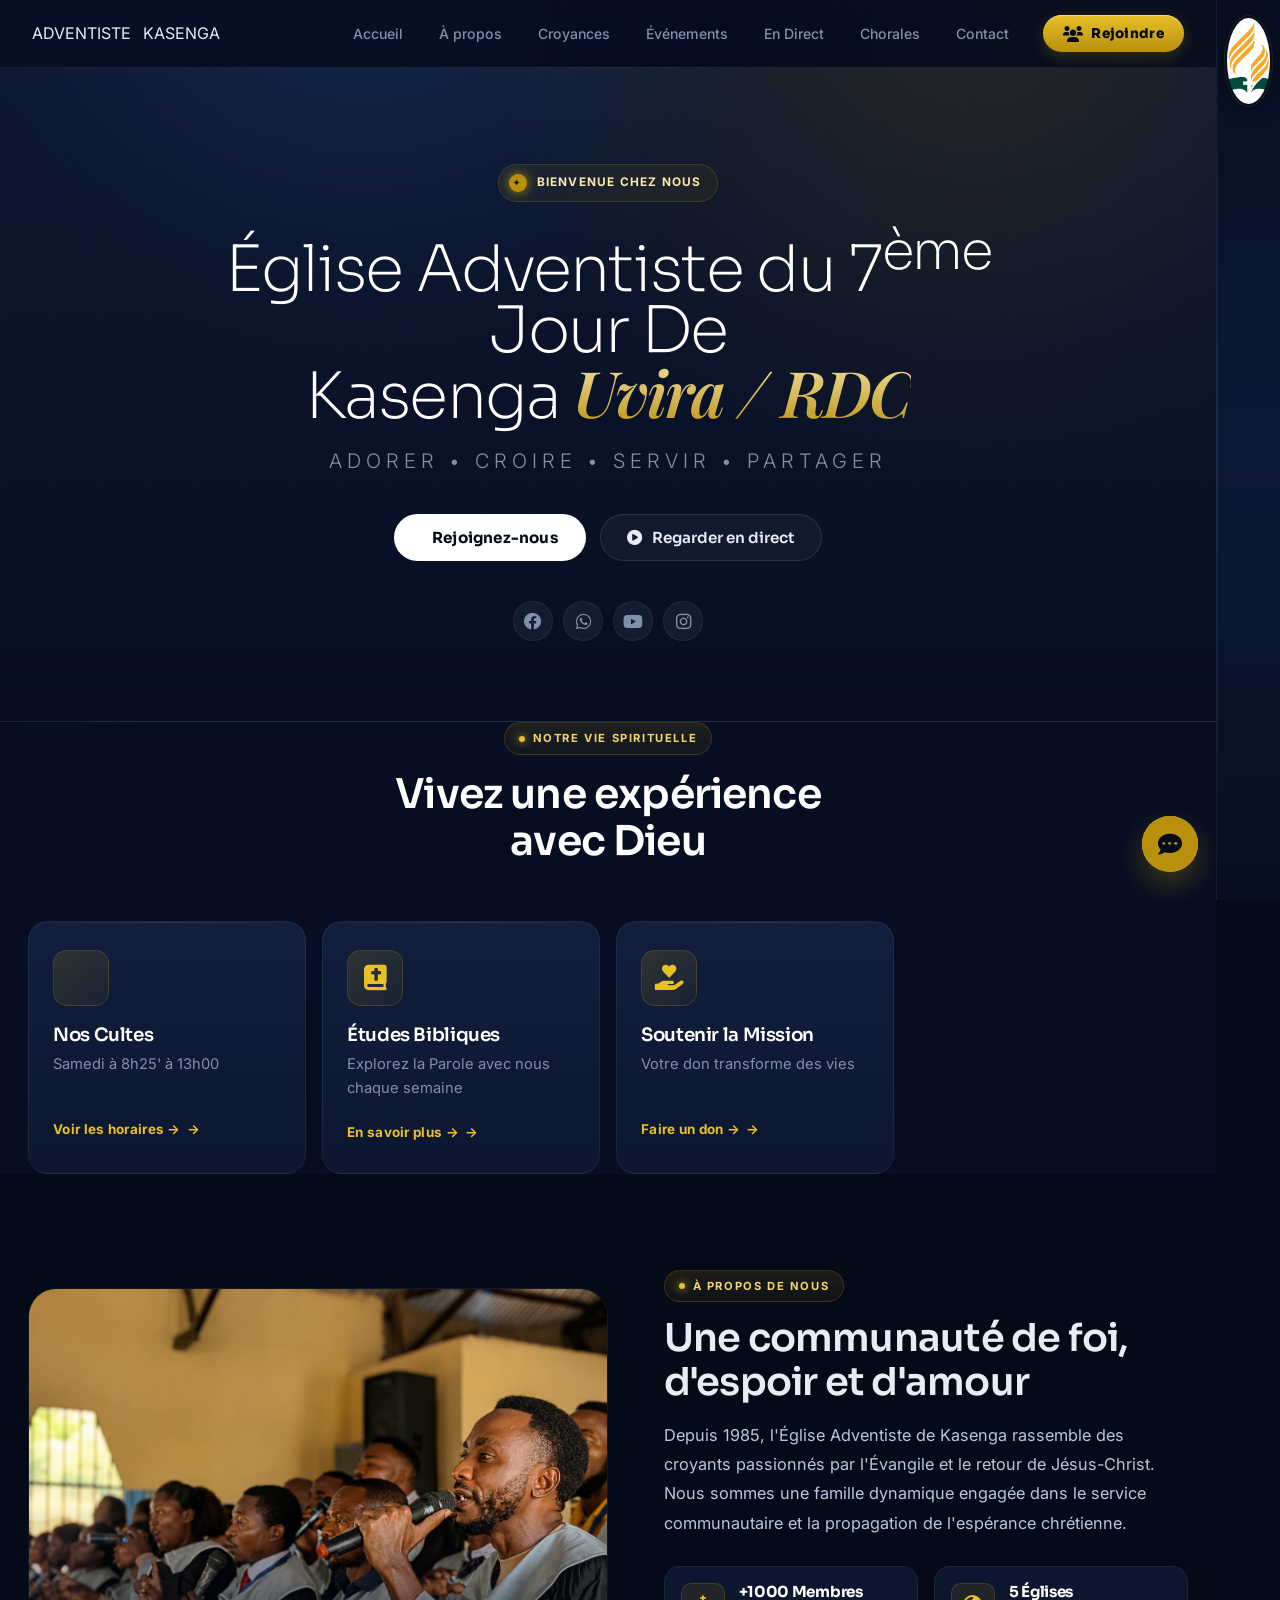
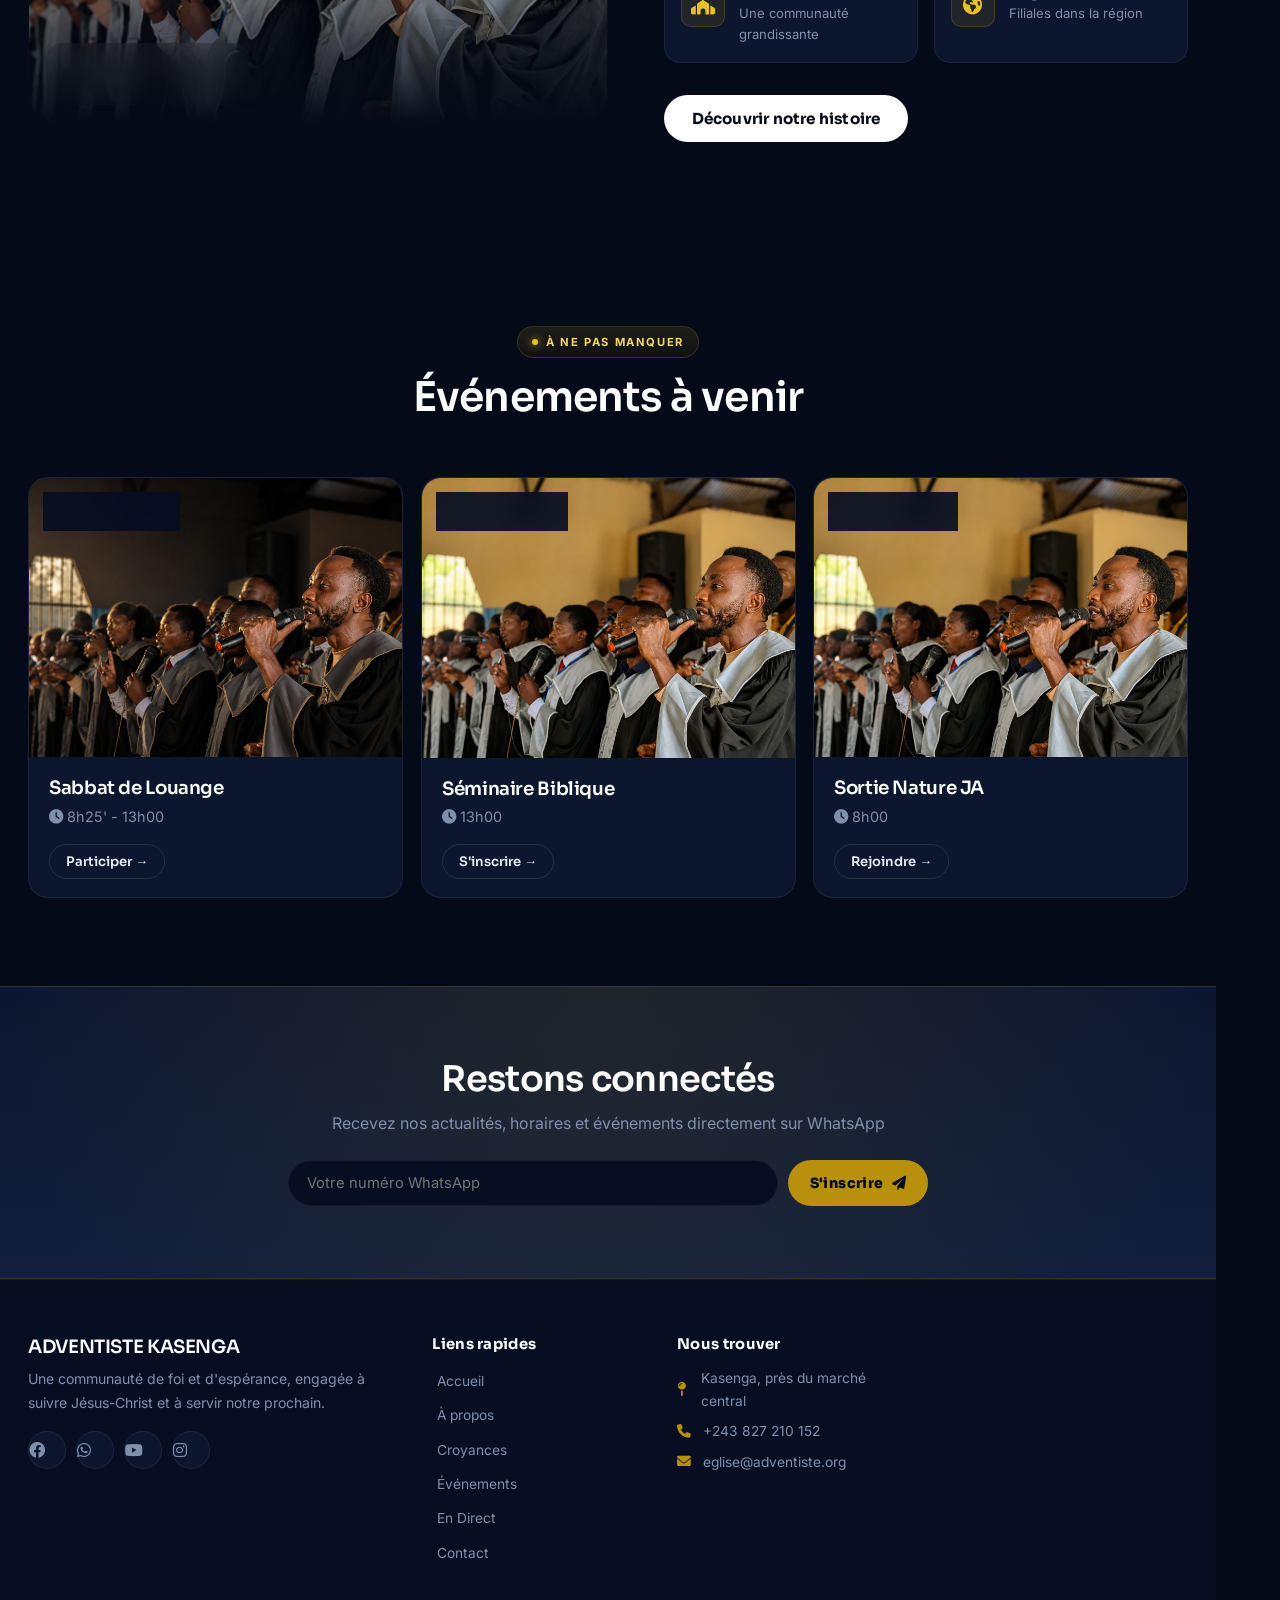
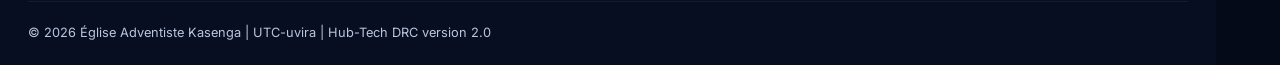
<file: index.html>
<!DOCTYPE html>
<html lang="fr">
<head>
    <meta charset="UTF-8">
    <meta name="viewport" content="width=device-width, initial-scale=1.0">
    <title>Église Adventiste - Kasenga | Accueil</title>
    <!-- Font Awesome 6 (remplace Bootstrap Icons) -->
    <link rel="stylesheet" href="https://cdnjs.cloudflare.com/ajax/libs/font-awesome/6.0.0-beta3/css/all.min.css">
    <link rel="stylesheet" href="css/style.css">
    <link rel="manifest" href="/manifest.json">
    <meta name="theme-color" content="#0a192f">  
   <script>
    if ('serviceWorker' in navigator) {
        window.addEventListener('load', () => {
            navigator.serviceWorker.register('/sw.js');
        });
    }

    let deferredPrompt;
    window.addEventListener('beforeinstallprompt', (e) => {
        e.preventDefault();
        deferredPrompt = e;
        // Afficher un bouton ou une notification pour inviter l'utilisateur à installer l'application
        setTimeout(() => {
            if (confirm("Installer l'application dans votre appareil ?")) {
                deferredPrompt.prompt();
            }
        }, 3000);
    });
</script>
</head>
<body>

    <!-- WRAPPER PRINCIPAL AVEC SIDEBAR DROITE -->
    <div class="main-wrapper">

        <!-- CONTENU PRINCIPAL (GAUCHE) -->
        <div class="content-left">

            <!-- HEADER / NAVBAR -->
            <header class="header">
                <div class="logo">
                    <span>ADVENTISTE</span> KASENGA
                </div>
                <nav class="nav" id="nav">
                    <a href="index.html">Accueil</a>
                    <a href="a-propos.html">À propos</a>
                    <a href="croyances.html">Croyances</a>
                    <a href="evenements.html">Événements</a>
                    <a href="direct.html">En Direct</a>
                    <a href="chorales.html">Chorales</a>
                    <a href="contact.html">Contact</a>
                    <button class="btn-join" onclick="window.location.href='contact.html'">
                        <i class="fas fa-users"></i> Rejoindre
                    </button>
                </nav>
                <div class="menu-toggle" id="menu-toggle">
                    <i class="fas fa-bars"></i>
                </div>
            </header>

            <!-- HERO SECTION -->
            <section class="hero">
                <div class="hero-badge">Bienvenue chez nous</div>
                <h1>Église Adventiste du 7<sup>ème</sup> Jour De<br> Kasenga <r>Uvira / RDC</r></h1>
                <p class="hero-subtitle">Adorer • Croire • Servir • Partager</p>
                <div class="hero-buttons">
                    <button class="btn-primary" onclick="window.location.href='contact.html'">
                        <i class="fas fa-calendar-heart"></i> Rejoignez-nous
                    </button>
                    <button class="btn-outline" onclick="window.location.href='direct.html'">
                        <i class="fas fa-play-circle"></i> Regarder en direct
                    </button>
                </div>
                <div class="hero-social">
                    <a href="#"><i class="fab fa-facebook"></i></a>
                    <a href="#"><i class="fab fa-whatsapp"></i></a>
                    <a href="#"><i class="fab fa-youtube"></i></a>
                    <a href="#"><i class="fab fa-instagram"></i></a>
                </div>
            </section>

            <!-- SERVICES / CARTES -->
            <section class="services">
                <div class="container">
                    <div class="section-header">
                        <span class="section-tag">Notre vie spirituelle</span>
                        <h2>Vivez une expérience <br>avec Dieu</h2>
                    </div>
                    <div class="services-grid">
                        <div class="service-card">
                            <div class="service-icon"><i class="fas fa-house-church"></i></div>
                            <h3>Nos Cultes</h3>
                            <p>Samedi à 8h25' à 13h00</p>
                            <a href="evenements.html" class="service-link">Voir les horaires →</a>
                        </div>
                        <div class="service-card">
                            <div class="service-icon"><i class="fas fa-bible"></i></div>
                            <h3>Études Bibliques</h3>
                            <p>Explorez la Parole avec nous chaque semaine</p>
                            <a href="croyances.html" class="service-link">En savoir plus →</a>
                        </div>
                        <div class="service-card">
                            <div class="service-icon"><i class="fas fa-hand-holding-heart"></i></div>
                            <h3>Soutenir la Mission</h3>
                            <p>Votre don transforme des vies</p>
                            <a href="contact.html" class="service-link">Faire un don →</a>
                        </div>
                    </div>
                </div>
            </section>

            <!-- ABOUT -->
            <section class="about-modern">
                <div class="container">
                    <div class="about-grid">
                        <div class="about-image">
                            <img src="images/les seraphins3.png" alt="Notre église">
                            <div class="about-experience">
                                <span>40+</span>
                                <p>Années de foi</p>
                            </div>
                        </div>
                        <div class="about-content">
                            <span class="section-tag">À propos de nous</span>
                            <h2>Une communauté de foi, d'espoir et d'amour</h2>
                            <p>Depuis 1985, l'Église Adventiste de Kasenga rassemble des croyants passionnés par l'Évangile et le retour de Jésus-Christ. Nous sommes une famille dynamique engagée dans le service communautaire et la propagation de l'espérance chrétienne.</p>
                            <div class="about-features">
                                <div class="feature">
                                    <i class="fas fa-church"></i>
                                    <div>
                                        <h4>+1000 Membres</h4>
                                        <p>Une communauté grandissante</p>
                                    </div>
                                </div>
                                <div class="feature">
                                    <i class="fas fa-globe-americas"></i>
                                    <div>
                                        <h4>5 Églises</h4>
                                        <p>Filiales dans la région</p>
                                    </div>
                                </div>
                            </div>
                            <button class="btn-primary" onclick="window.location.href='a-propos.html'">
                                Découvrir notre histoire
                            </button>
                        </div>
                    </div>
                </div>
            </section>

            <!-- ÉVÉNEMENTS -->
            <section class="events">
                <div class="container">
                    <div class="section-header">
                        <span class="section-tag">À ne pas manquer</span>
                        <h2>Événements à venir</h2>
                    </div>
                    <div class="events-grid">
                        <div class="event-card">
                            <div class="event-date">samedi le 17 Sept</div>
                            <img src="images/les seraphins2.png" alt="Sabbat de Louange">
                            <div class="event-content">
                                <h3>Sabbat de Louange</h3>
                                <p><i class="fas fa-clock"></i> 8h25' - 13h00</p>
                                <button class="btn-event">Participer →</button>
                            </div>
                        </div>
                        <div class="event-card">
                            <div class="event-date">samedi le 15 Déc</div>
                            <img src="images/les seraphins3.png" alt="Séminaire Biblique">
                            <div class="event-content">
                                <h3>Séminaire Biblique</h3>
                                <p><i class="fas fa-clock"></i> 13h00</p>
                                <button class="btn-event">S'inscrire →</button>
                            </div>
                        </div>
                        <div class="event-card">
                            <div class="event-date">damedi le 5 Nov</div>
                            <img src="images/les seraphins3.png" alt="Sortie Nature">
                            <div class="event-content">
                                <h3>Sortie Nature JA</h3>
                                <p><i class="fas fa-clock"></i> 8h00</p>
                                <button class="btn-event">Rejoindre →</button>
                            </div>
                        </div>
                    </div>
                </div>
            </section>

            <!-- NEWSLETTER -->
            <section class="newsletter">
                <div class="container">
                    <div class="newsletter-content">
                        <h2>Restons connectés</h2>
                        <p>Recevez nos actualités, horaires et événements directement sur WhatsApp</p>
                        <div class="newsletter-form">
                            <input type="tel" placeholder="Votre numéro WhatsApp">
                            <button>S'inscrire <i class="fas fa-paper-plane"></i></button>
                        </div>
                    </div>
                </div>
            </section>

            <!-- FOOTER -->
            <footer class="footer">
                <div class="container">
                    <div class="footer-grid">
                        <div class="footer-about">
                            <h3>ADVENTISTE KASENGA</h3>
                            <p>Une communauté de foi et d'espérance, engagée à suivre Jésus-Christ et à servir notre prochain.</p>
                            <div class="footer-social">
                                <a href="#"><i class="fab fa-facebook"></i></a>
                                <a href="#"><i class="fab fa-whatsapp"></i></a>
                                <a href="#"><i class="fab fa-youtube"></i></a>
                                <a href="#"><i class="fab fa-instagram"></i></a>
                            </div>
                        </div>
                        <div class="footer-links">
                            <h4>Liens rapides</h4>
                            <ul>
                                <li><a href="index.html">Accueil</a></li>
                                <li><a href="a-propos.html">À propos</a></li>
                                <li><a href="croyances.html">Croyances</a></li>
                                <li><a href="evenements.html">Événements</a></li>
                                <li><a href="direct.html">En Direct</a></li>
                                <li><a href="contact.html">Contact</a></li>
                            </ul>
                        </div>
                        <div class="footer-contact">
                            <h4>Nous trouver</h4>
                            <p><i class="fas fa-map-pin"></i> Kasenga, près du marché central</p>
                            <p><i class="fas fa-phone"></i> +243 827 210 152</p>
                            <p><i class="fas fa-envelope"></i> eglise@adventiste.org</p>
                        </div>
                    </div>
                    <div class="footer-bottom">
                        <p>© 2026 Église Adventiste Kasenga | UTC-uvira | Hub-Tech DRC version 2.0</p>
                    </div>
                </div>
            </footer>

        </div>
        <!-- FIN CONTENT-LEFT -->

        <!-- SIDEBAR DROITE (fond bleu avec logo Adventiste) -->
        <aside class="sidebar-right">
            <div class="sidebar-logo">
                <img src="images/seventh-day-adventist-church.jpg" alt="" style="width: 80px; height: 90px; border-radius: 50%;">
                <h2>ADVENTISTE DU SEPTIEME JOUR DE <br><span>KASENGA</span></h2>
                <p class="subtitle">Uvira · RDC</p>
            </div>

            <div class="sidebar-divider"></div>

            <div class="sidebar-verse">
                "Car Dieu a tant aimé le monde qu'il a donné son Fils unique, afin que quiconque croit en lui ne périsse pas, mais qu'il ait la vie éternelle."
                <span class="verse-ref">— Jean 3:16</span>
            </div>

            <button class="sidebar-btn" onclick="window.location.href='contact.html'">
                <i class="fas fa-hands-praying"></i> Nous rejoindre
            </button>

            <div class="sidebar-divider"></div>

            <div style="width:100%; text-align:center; font-size:0.8rem; opacity:0.8; line-height:1.8;">
                <p><i class="fas fa-clock" style="color:#B8900C;"></i> Cultes: Samedi 8h25'</p>
                <p><i class="fas fa-map-pin" style="color:#B8900C;"></i> Kasenga, Uvira</p>
            </div>

            <div class="sidebar-contact">
                <p><i class="fas fa-phone"></i> +243 827 210 152</p>
                <p><i class="fas fa-envelope"></i> eglise@adventiste.org</p>
                <p style="margin-top:0.5rem; font-size:0.65rem; opacity:0.5;">© 2026 · Tous droits réservés</p>
            </div>
        </aside>

    </div>
    <!-- FIN MAIN-WRAPPER -->

    <!-- CHATBOT -->
    <div id="chatbot-icon" class="chatbot-icon">
        <i class="fas fa-comment-dots"></i>
        <span class="chatbot-pulse"></span>
    </div>

    <div id="chatbot-window" class="chatbot-window">
        <div class="chatbot-header">
            <div class="chatbot-header-info">
                <img src="images/seventh-day-adventist-church.jpg" alt="" style="width: 30px; height: 40px; border-radius: 50%;">
                <span>Assistant Adventiste</span>
            </div>
            <button id="close-chat"><i class="fas fa-times"></i></button>
        </div>
        <div class="chatbot-messages" id="chatbot-messages">
            <div class="bot-message">
                <i class="fas fa-heart"></i>
                <span>Bonjour et que Dieu vous bénisse ! 🙏 Comment puis-je vous aider ?</span>
            </div>
        </div>
        <div class="chatbot-input">
            <input type="text" id="chatbot-input" placeholder="Écrivez votre message...">
            <button id="chatbot-send"><i class="fas fa-paper-plane"></i></button>
        </div>
    </div>

    <div class="ajout">
        <div class="marge">
            <img src="images/aller dans le monde.jpg" alt="logo">
        </div>
    </div>

    <script>
        // Menu toggle
        const menuToggle = document.getElementById('menu-toggle');
        const nav = document.getElementById('nav');
        if (menuToggle) {
            menuToggle.addEventListener('click', function() {
                nav.classList.toggle('open');
            });
        }

        // Chatbot toggle
        const chatIcon = document.getElementById('chatbot-icon');
        const chatWindow = document.getElementById('chatbot-window');
        const closeChat = document.getElementById('close-chat');
        const chatInput = document.getElementById('chatbot-input');
        const chatSend = document.getElementById('chatbot-send');
        const chatMessages = document.getElementById('chatbot-messages');

        function toggleChat() {
            chatWindow.classList.toggle('active');
        }

        if (chatIcon) chatIcon.addEventListener('click', toggleChat);
        if (closeChat) closeChat.addEventListener('click', toggleChat);

        function sendMessage() {
            const text = chatInput.value.trim();
            if (!text) return;
            const userDiv = document.createElement('div');
            userDiv.className = 'user-message';
            userDiv.innerHTML = `<i class="fas fa-user"></i><span>${text}</span>`;
            chatMessages.appendChild(userDiv);
            chatInput.value = '';
            chatMessages.scrollTop = chatMessages.scrollHeight;

            setTimeout(() => {
                const botDiv = document.createElement('div');
                botDiv.className = 'bot-message';
                botDiv.innerHTML = `<i class="fas fa-heart"></i><span>Merci pour votre message. Un frère ou une sœur vous répondra bientôt. Que Dieu vous bénisse !</span>`;
                chatMessages.appendChild(botDiv);
                chatMessages.scrollTop = chatMessages.scrollHeight;
            }, 600);
        }

        if (chatSend) chatSend.addEventListener('click', sendMessage);
        if (chatInput) {
            chatInput.addEventListener('keypress', function(e) {
                if (e.key === 'Enter') sendMessage();
            });
        }
    </script>

</body>
</html>
</file>
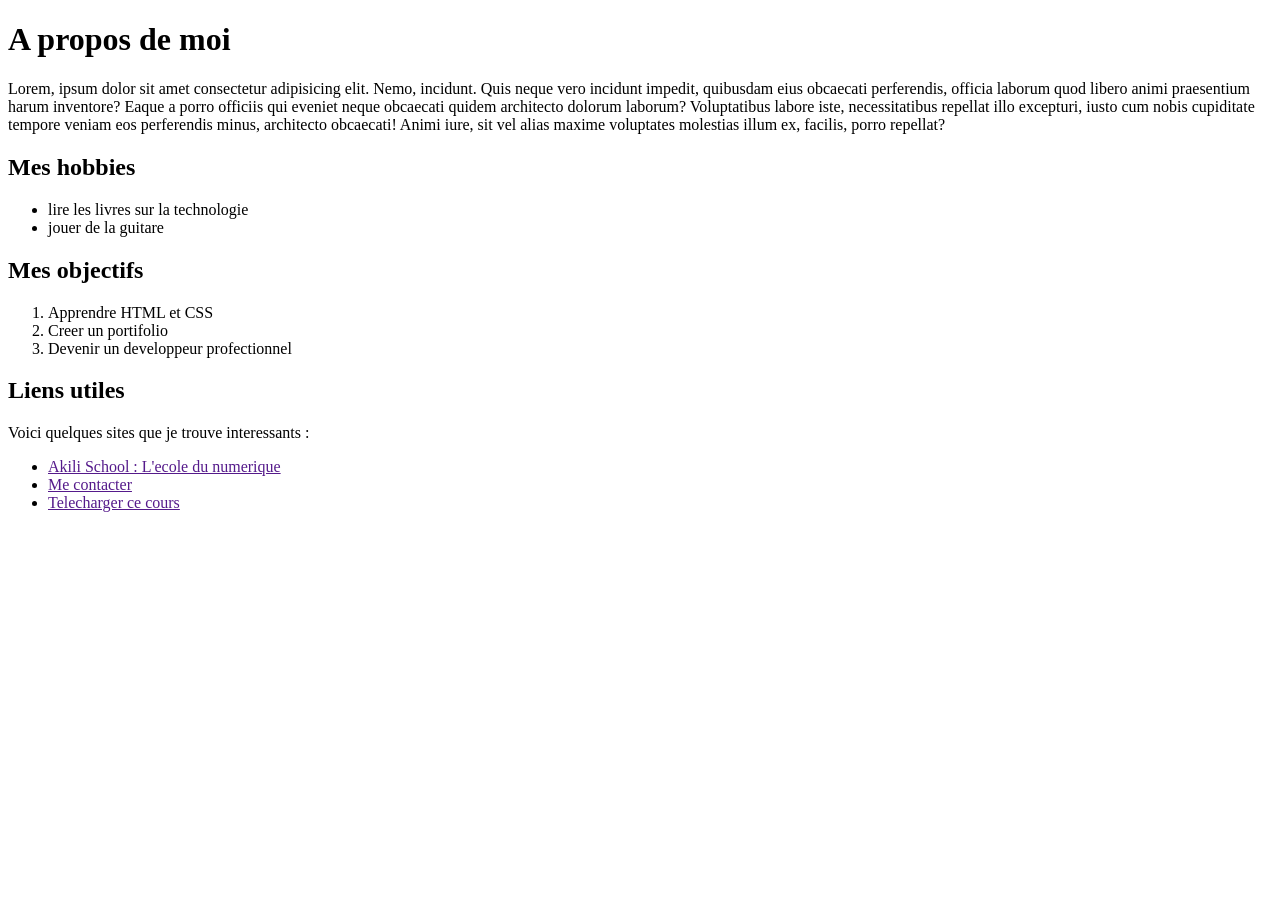
<file: font/index.html>
<!DOCTYPE html>
<html lang="en">
<head>
    <meta charset="UTF-8">
    <meta name="viewport" content="width=device-width, initial-scale=1.0">
    <title>A propos</title>
</head>
<body>
    <h1>A propos de moi</h1>

    <p>
        Lorem, ipsum dolor sit amet consectetur adipisicing elit. 
        Nemo, incidunt. Quis neque vero incidunt impedit, quibusdam 
        eius obcaecati perferendis, officia laborum quod libero animi praesentium 
        harum inventore? Eaque a porro officiis qui eveniet neque obcaecati quidem 
        architecto dolorum laborum? Voluptatibus labore iste, necessitatibus 
        repellat illo excepturi, iusto cum nobis cupiditate tempore veniam eos 
        perferendis minus, architecto obcaecati! Animi iure, sit vel alias maxime 
        voluptates molestias illum ex, facilis, porro repellat?
    </p>

    <h2>Mes hobbies</h2>
        <ul>
            <li>lire les livres sur la technologie</li>
            <li>jouer de la guitare</li>
        </ul>
    
    <h2>Mes objectifs</h2>
        <ol>
            <li>Apprendre HTML et CSS</li>
            <li>Creer un portifolio</li>
            <li>Devenir un developpeur profectionnel</li>
        </ol>

    <h2>Liens utiles</h2>
    <p>Voici quelques sites que je trouve interessants : </p>
        <ul>
            <li><a href="">Akili School : L'ecole du numerique</a></li>
            <li><a href="">Me contacter</a></li>
            <li><a href="">Telecharger ce cours</a></li>
        </ul>
</body>
</html>
</file>
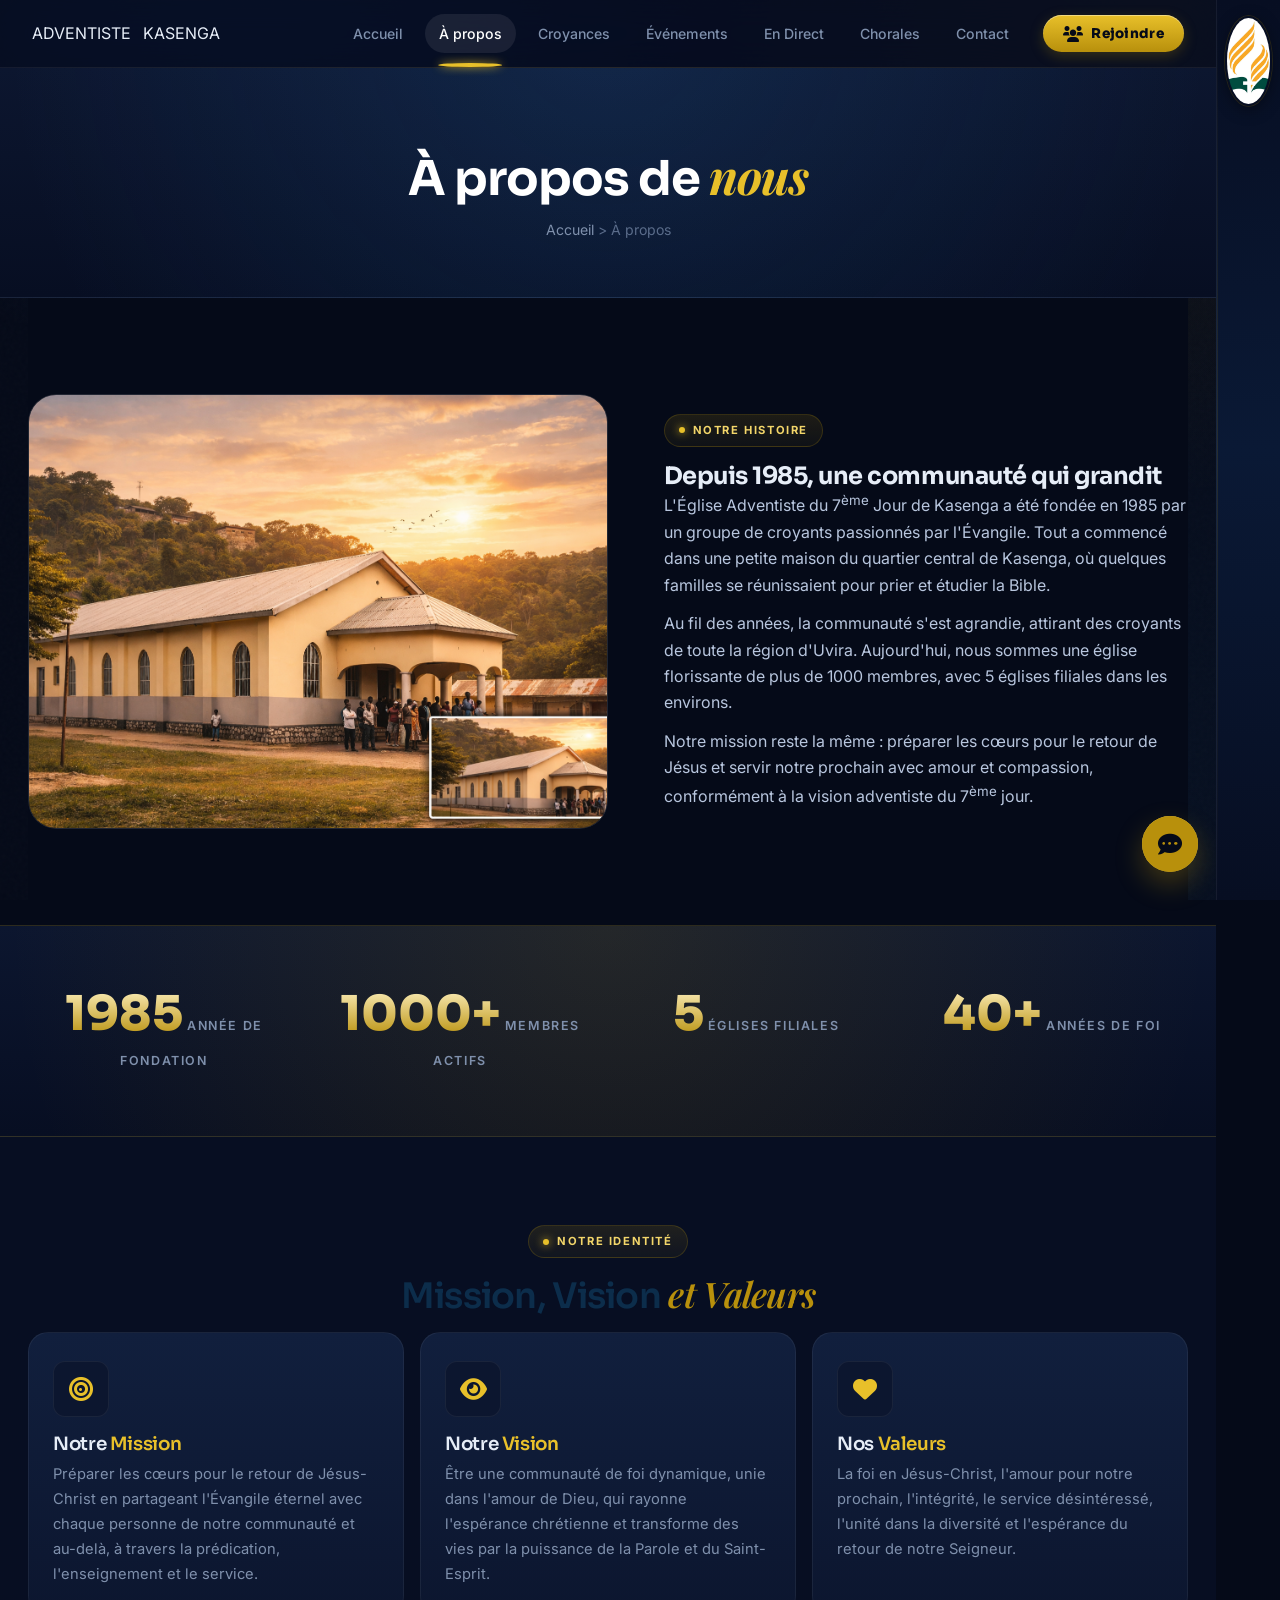
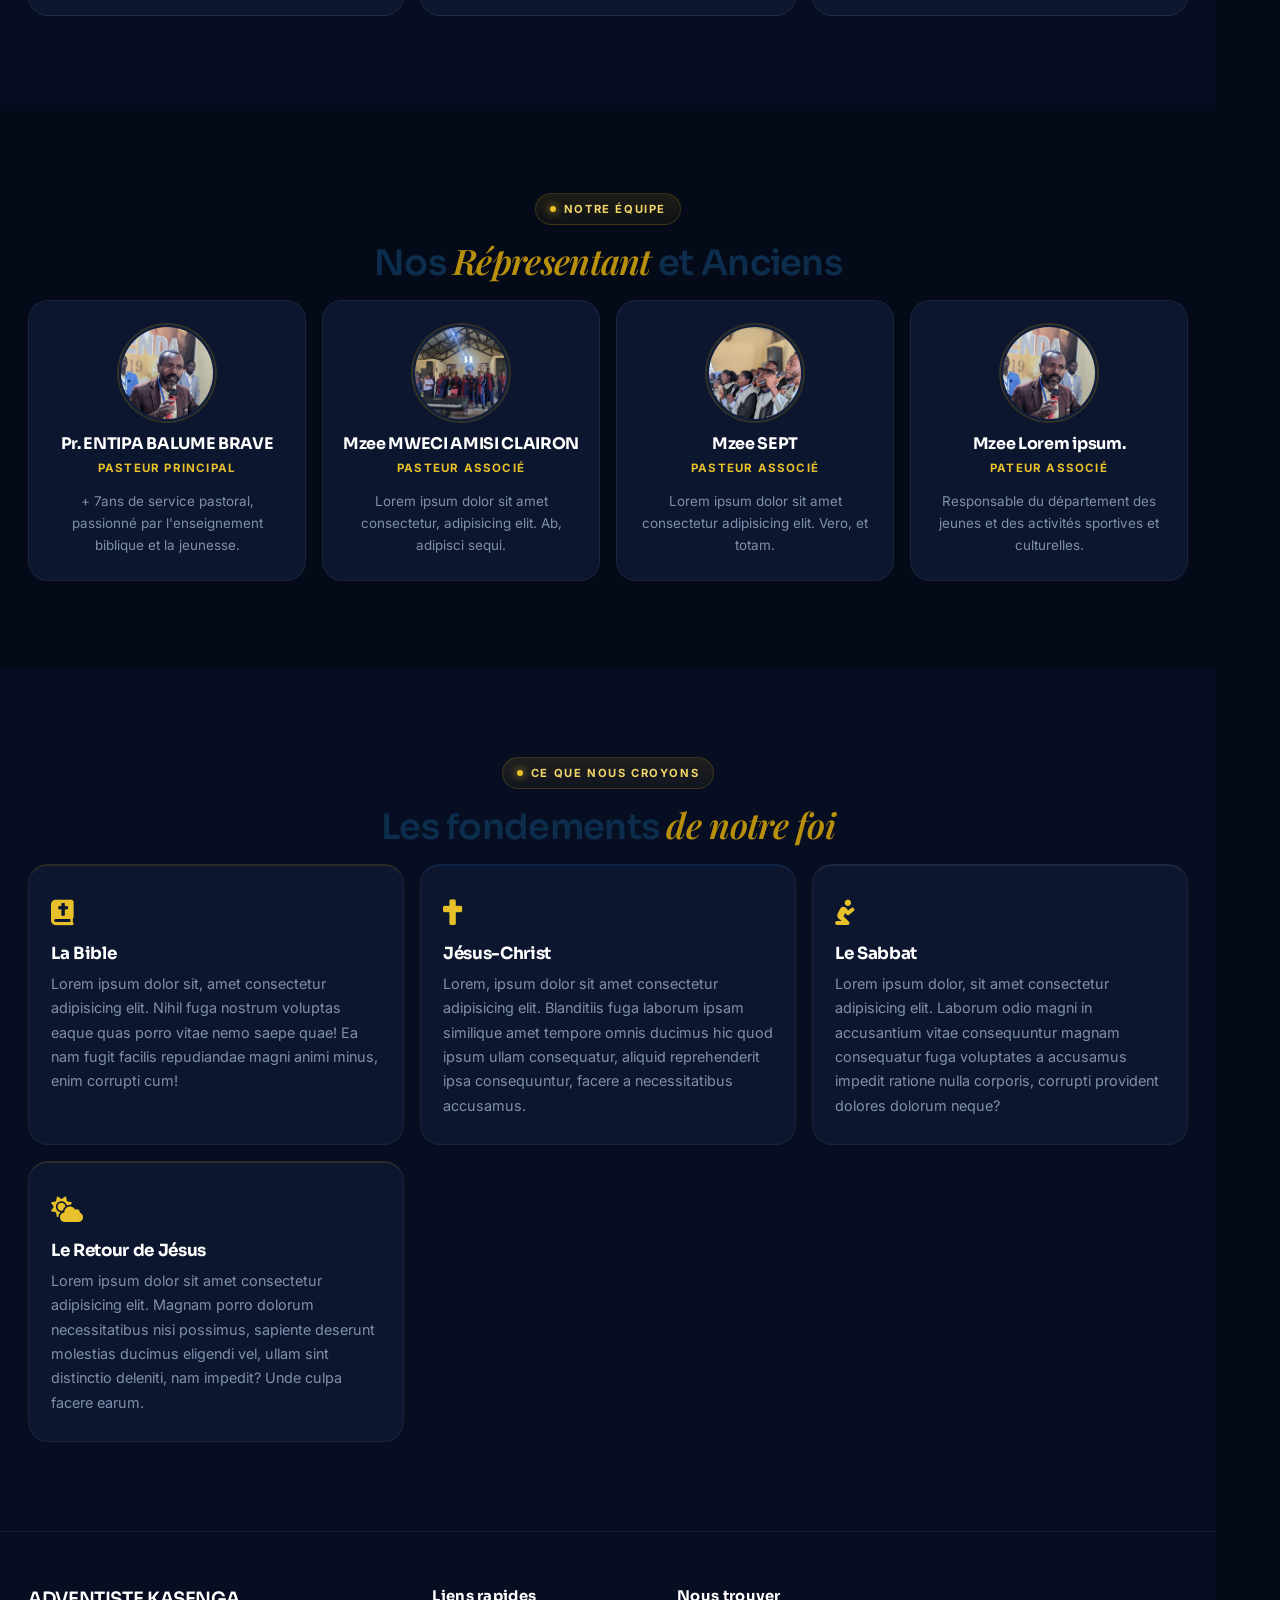
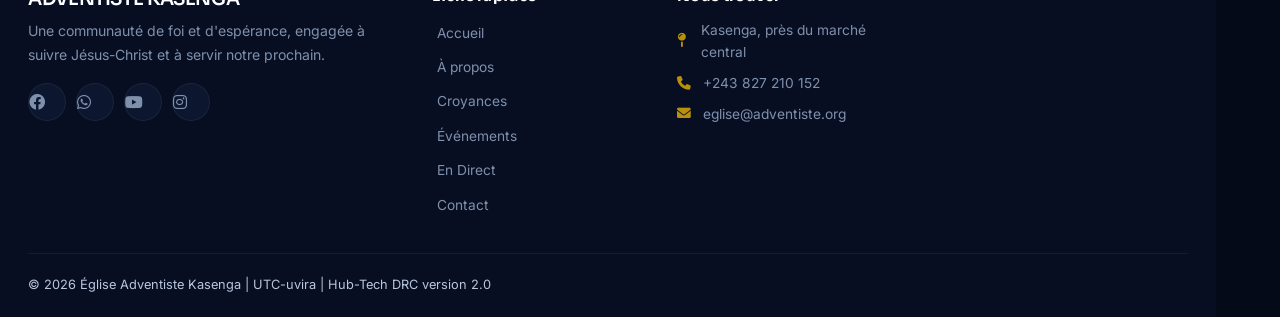
<file: a-propos.html>
<!DOCTYPE html>
<html lang="fr">
<head>
    <meta charset="UTF-8" />
    <meta name="viewport" content="width=device-width, initial-scale=1.0"/>
    <title>À propos - Église Adventiste Kasenga</title>
    <!-- Font Awesome 6 -->
    <link rel="stylesheet" href="https://cdnjs.cloudflare.com/ajax/libs/font-awesome/6.0.0-beta3/css/all.min.css">
    <link rel="stylesheet" href="css/style.css">
</head>
<body>

    <!-- WRAPPER PRINCIPAL AVEC SIDEBAR DROITE -->
    <div class="main-wrapper">

        <!-- CONTENU PRINCIPAL (GAUCHE) -->
        <div class="content-left">

            <!-- HEADER / NAVBAR -->
            <header class="header">
                <div class="logo">
                    <span>ADVENTISTE</span> KASENGA
                </div>
                <nav class="nav" id="nav">
                    <a href="index.html">Accueil</a>
                    <a href="a-propos.html" class="active">À propos</a>
                    <a href="croyances.html">Croyances</a>
                    <a href="evenements.html">Événements</a>
                    <a href="direct.html">En Direct</a>
                    <a href="chorales.html">Chorales</a>
                    <a href="contact.html">Contact</a>
                    <button class="btn-join" onclick="window.location.href='contact.html'">
                        <i class="fas fa-users"></i> Rejoindre
                    </button>
                </nav>
                <div class="menu-toggle" id="menu-toggle">
                    <i class="fas fa-bars"></i>
                </div>
            </header>

            <!-- PAGE HEADER -->
            <section class="page-header">
                <h1>À propos de <span>nous</span></h1>
                <div class="breadcrumb">
                    <a href="index.html">Accueil</a> &gt; À propos
                </div>
            </section>

            <!-- SECTION NOTRE HISTOIRE -->
            <div class="container">
            <section class="history-section">
                    <div class="history-grid">
                        <div class="history-image">
                            <img src="images/adventiste 2.png" alt="Notre église - Histoire">
                        </div>
                        <div class="history-content">
                            <span class="section-tag">Notre histoire</span>
                            <h2>Depuis 1985, <span>une communauté qui grandit</span></h2>
                            <p>L'Église Adventiste du 7<sup>ème</sup> Jour de Kasenga a été fondée en 1985 par un groupe de croyants passionnés par l'Évangile. Tout a commencé dans une petite maison du quartier central de Kasenga, où quelques familles se réunissaient pour prier et étudier la Bible.</p>
                            <p>Au fil des années, la communauté s'est agrandie, attirant des croyants de toute la région d'Uvira. Aujourd'hui, nous sommes une église florissante de plus de 1000 membres, avec 5 églises filiales dans les environs.</p>
                            <p>Notre mission reste la même : préparer les cœurs pour le retour de Jésus et servir notre prochain avec amour et compassion, conformément à la vision adventiste du 7<sup>ème</sup> jour.</p>
                        </div>
                    </div>
                </div>
            </section>

            <!-- SECTION CHIFFRES CLÉS -->
            <section class="stats-section">
                <div class="container">
                    <div class="stats-grid">
                        <div class="stat-item">
                            <span class="number">1985</span>
                            <span class="label">Année de fondation</span>
                        </div>
                        <div class="stat-item">
                            <span class="number">1000+</span>
                            <span class="label">Membres actifs</span>
                        </div>
                        <div class="stat-item">
                            <span class="number">5</span>
                            <span class="label">Églises filiales</span>
                        </div>
                        <div class="stat-item">
                            <span class="number">40+</span>
                            <span class="label">Années de foi</span>
                        </div>
                    </div>
                </div>
            </section>

            <!-- SECTION MISSION / VISION / VALEURS -->
            <section class="mission-section">
                <div class="container">
                    <div class="section-header" style="text-align:center; margin-bottom: 1rem;">
                        <span class="section-tag">Notre identité</span>
                        <h2 style="font-size:2.2rem; font-weight:600; color:#0c2d4b;">Mission, Vision <span style="color:#B8900C;">et Valeurs</span></h2>
                    </div>
                    <div class="mission-grid">
                        <div class="mission-card">
                            <div class="icon"><i class="fas fa-bullseye"></i></div>
                            <h3>Notre <span>Mission</span></h3>
                            <p>Préparer les cœurs pour le retour de Jésus-Christ en partageant l'Évangile éternel avec chaque personne de notre communauté et au-delà, à travers la prédication, l'enseignement et le service.</p>
                        </div>
                        <div class="mission-card">
                            <div class="icon"><i class="fas fa-eye"></i></div>
                            <h3>Notre <span>Vision</span></h3>
                            <p>Être une communauté de foi dynamique, unie dans l'amour de Dieu, qui rayonne l'espérance chrétienne et transforme des vies par la puissance de la Parole et du Saint-Esprit.</p>
                        </div>
                        <div class="mission-card">
                            <div class="icon"><i class="fas fa-heart"></i></div>
                            <h3>Nos <span>Valeurs</span></h3>
                            <p>La foi en Jésus-Christ, l'amour pour notre prochain, l'intégrité, le service désintéressé, l'unité dans la diversité et l'espérance du retour de notre Seigneur.</p>
                        </div>
                    </div>
                </div>
            </section>

            <!-- SECTION NOTRE ÉQUIPE / PASTEURS -->
            <section class="team-section">
                <div class="container">
                    <div class="section-header" style="text-align:center; margin-bottom: 1rem;">
                        <span class="section-tag">Notre équipe</span>
                        <h2 style="font-size:2.2rem; font-weight:600; color:#0c2d4b;">Nos <span style="color:#B8900C;">Répresentant</span> et Anciens</h2>
                    </div>
                    <div class="team-grid">
                        <div class="team-card">
                            <img src="images/mzee_precie.jpg" alt="Pasteur">
                            <h4>Pr. ENTIPA BALUME BRAVE</h4>
                            <span class="role">Pasteur Principal</span>
                            <p> + 7ans de service pastoral, passionné par l'enseignement biblique et la jeunesse.</p>
                        </div>
                        <div class="team-card">
                            <img src="images/aller dans le monde.jpg" alt="Pasteur">
                            <h4>Mzee MWECI AMISI CLAIRON</h4>
                            <span class="role">Pasteur Associé</span>
                            <p>Lorem ipsum dolor sit amet consectetur, adipisicing elit. Ab, adipisci sequi.</p>
                        </div>
                        <div class="team-card">
                            <img src="images/les_seraphins.jpg" alt="Ancien">
                            <h4>Mzee SEPT</h4>
                            <span class="role">Pasteur associé</span>
                            <p>Lorem ipsum dolor sit amet consectetur adipisicing elit. Vero, et totam.</p>
                        </div>
                        <div class="team-card">
                            <img src="images/mzee_precie.jpg" alt="Ancien">
                            <h4>Mzee Lorem ipsum.</h4>
                            <span class="role">Pateur associé</span>
                            <p>Responsable du département des jeunes et des activités sportives et culturelles.</p>
                        </div>
                    </div>
                </div>
            </section>

            <!-- SECTION NOTRE FOI (Croyances) -->
            <section class="beliefs-section">
                <div class="container">
                    <div class="section-header" style="text-align:center; margin-bottom: 1rem;">
                        <span class="section-tag">Ce que nous croyons</span>
                        <h2 style="font-size:2.2rem; font-weight:600; color:#0c2d4b;">Les fondements <span style="color:#B8900C;">de notre foi</span></h2>
                    </div>
                    <div class="beliefs-grid">
                        <div class="belief-card">
                            <div class="icon"><i class="fas fa-bible"></i></div>
                            <h4>La Bible</h4>
                            <!-- <p>Nous croyons que la Bible est la Parole inspirée de Dieu, la règle suprême de notre foi et de notre conduite.</p> -->
                             <p>Lorem ipsum dolor sit, amet consectetur adipisicing elit. Nihil fuga nostrum voluptas eaque quas porro vitae nemo saepe quae! Ea nam fugit facilis repudiandae magni animi minus, enim corrupti cum!</p>
                        </div>
                        <div class="belief-card">
                            <div class="icon"><i class="fas fa-cross"></i></div>
                            <h4>Jésus-Christ</h4>
                            <!-- <p>Nous croyons en Jésus-Christ, Fils de Dieu, notre Sauveur et Seigneur, mort pour nos péchés et ressuscité pour notre justification.</p> -->
                             <p>Lorem, ipsum dolor sit amet consectetur adipisicing elit. Blanditiis fuga laborum ipsam similique amet tempore omnis ducimus hic quod ipsum ullam consequatur, aliquid reprehenderit ipsa consequuntur, facere a necessitatibus accusamus.</p>
                        </div>
                        <div class="belief-card">
                            <div class="icon"><i class="fas fa-pray"></i></div>
                            <h4>Le Sabbat</h4>
                            <!-- <p>Nous observons le septième jour (samedi) comme le sabbat biblique, jour de repos et de communion avec Dieu.</p> -->
                             <p>Lorem ipsum dolor, sit amet consectetur adipisicing elit. Laborum odio magni in accusantium vitae consequuntur magnam consequatur fuga voluptates a accusamus impedit ratione nulla corporis, corrupti provident dolores dolorum neque?</p>
                        </div>
                        <div class="belief-card">
                            <div class="icon"><i class="fas fa-cloud-sun"></i></div>
                            <h4>Le Retour de Jésus</h4>
                            <!-- <p>Nous attendons avec joie le retour glorieux de Jésus-Christ, qui viendra rétablir toutes choses et nous emmener dans sa présence éternelle.</p> -->
                            <p>Lorem ipsum dolor sit amet consectetur adipisicing elit. Magnam porro dolorum necessitatibus nisi possimus, sapiente deserunt molestias ducimus eligendi vel, ullam sint distinctio deleniti, nam impedit? Unde culpa facere earum.</p>
                        </div>
                    </div>
                </div>
            </section>

            <!-- FOOTER -->
            <footer class="footer">
                <div class="container">
                    <div class="footer-grid">
                        <div class="footer-about">
                            <h3>ADVENTISTE KASENGA</h3>
                            <p>Une communauté de foi et d'espérance, engagée à suivre Jésus-Christ et à servir notre prochain.</p>
                            <div class="footer-social">
                                <a href="#"><i class="fab fa-facebook"></i></a>
                                <a href="#"><i class="fab fa-whatsapp"></i></a>
                                <a href="#"><i class="fab fa-youtube"></i></a>
                                <a href="#"><i class="fab fa-instagram"></i></a>
                            </div>
                        </div>
                        <div class="footer-links">
                            <h4>Liens rapides</h4>
                            <ul>
                                <li><a href="index.html">Accueil</a></li>
                                <li><a href="a-propos.html">À propos</a></li>
                                <li><a href="croyances.html">Croyances</a></li>
                                <li><a href="evenements.html">Événements</a></li>
                                <li><a href="direct.html">En Direct</a></li>
                                <li><a href="contact.html">Contact</a></li>
                            </ul>
                        </div>
                        <div class="footer-contact">
                            <h4>Nous trouver</h4>
                            <p><i class="fas fa-map-pin"></i> Kasenga, près du marché central</p>
                            <p><i class="fas fa-phone"></i> +243 827 210 152</p>
                            <p><i class="fas fa-envelope"></i> eglise@adventiste.org</p>
                        </div>
                    </div>
                    <div class="footer-bottom">
                        <p>© 2026 Église Adventiste Kasenga | UTC-uvira | Hub-Tech DRC version 2.0</p>
                    </div>
                </div>
            </footer>

        </div>
        <!-- FIN CONTENT-LEFT -->

        <!-- SIDEBAR DROITE (fond bleu avec logo Adventiste) -->
        <aside class="sidebar-right">
            <div class="sidebar-logo">
                <img src="images/seventh-day-adventist-church.jpg" alt="" style="width: 80px; height: 90px; border-radius: 50%;">
                <h2>ADVENTISTE DU SEPTIEME JOUR DE<br><span>KASENGA</span></h2>
                <p class="subtitle">Uvira · RDC</p>
            </div>

            <div class="sidebar-divider"></div>

            <div class="sidebar-verse">
                "Car Dieu a tant aimé le monde qu'il a donné son Fils unique, afin que quiconque croit en lui ne périsse pas, mais qu'il ait la vie éternelle."
                <span class="verse-ref">— Jean 3:16</span>
            </div>

            <button class="sidebar-btn" onclick="window.location.href='contact.html'">
                <i class="fas fa-hands-praying"></i> Nous rejoindre
            </button>

            <div class="sidebar-divider"></div>

            <div style="width:100%; text-align:center; font-size:0.8rem; opacity:0.8; line-height:1.8;">
                <p><i class="fas fa-clock" style="color:#B8900C;"></i> Cultes: Samedi 8h25'</p>
                <p><i class="fas fa-map-pin" style="color:#B8900C;"></i> Kasenga, Uvira</p>
            </div>

            <div class="sidebar-contact">
                <p><i class="fas fa-phone"></i> +243 827 210 152</p>
                <p><i class="fas fa-envelope"></i> eglise@adventiste.org</p>
                <p style="margin-top:0.5rem; font-size:0.65rem; opacity:0.5;">© 2026 · Tous droits réservés</p>
            </div>
        </aside>

    </div>
    <!-- FIN MAIN-WRAPPER -->


      <!-- CHATBOT -->
    <div id="chatbot-icon" class="chatbot-icon">
        <i class="fas fa-comment-dots"></i>
        <span class="chatbot-pulse"></span>
    </div>

    <div id="chatbot-window" class="chatbot-window">
        <div class="chatbot-header">
            <div class="chatbot-header-info">
                <img src="images/seventh-day-adventist-church.jpg" alt="" style="width: 30px; height: 40px; border-radius: 50%;">
                <span>Assistant Adventiste</span>
            </div>
            <button id="close-chat"><i class="fas fa-times"></i></button>
        </div>
        <div class="chatbot-messages" id="chatbot-messages">
            <div class="bot-message">
                <i class="fas fa-heart"></i>
                <span>Bonjour et que Dieu vous bénisse ! 🙏 Comment puis-je vous aider ?</span>
            </div>
        </div>
        <div class="chatbot-input">
            <input type="text" id="chatbot-input" placeholder="Écrivez votre message...">
            <button id="chatbot-send"><i class="fas fa-paper-plane"></i></button>
        </div>
    </div>

    <div class="ajout">
        <div class="marge">
            <img src="images/aller dans le monde.jpg" alt="logo">
        </div>
    </div>


    <script>
        // Menu toggle
        const menuToggle = document.getElementById('menu-toggle');
        const nav = document.getElementById('nav');
        if (menuToggle) {
            menuToggle.addEventListener('click', function() {
                nav.classList.toggle('open');
            });
        }

                // Chatbot toggle
        const chatIcon = document.getElementById('chatbot-icon');
        const chatWindow = document.getElementById('chatbot-window');
        const closeChat = document.getElementById('close-chat');
        const chatInput = document.getElementById('chatbot-input');
        const chatSend = document.getElementById('chatbot-send');
        const chatMessages = document.getElementById('chatbot-messages');

        function toggleChat() {
            chatWindow.classList.toggle('active');
        }

        if (chatIcon) chatIcon.addEventListener('click', toggleChat);
        if (closeChat) closeChat.addEventListener('click', toggleChat);

        function sendMessage() {
            const text = chatInput.value.trim();
            if (!text) return;
            const userDiv = document.createElement('div');
            userDiv.className = 'user-message';
            userDiv.innerHTML = `<i class="fas fa-user"></i><span>${text}</span>`;
            chatMessages.appendChild(userDiv);
            chatInput.value = '';
            chatMessages.scrollTop = chatMessages.scrollHeight;

            setTimeout(() => {
                const botDiv = document.createElement('div');
                botDiv.className = 'bot-message';
                botDiv.innerHTML = `<i class="fas fa-heart"></i><span>Merci pour votre message. Un frère ou une sœur vous répondra bientôt. Que Dieu vous bénisse !</span>`;
                chatMessages.appendChild(botDiv);
                chatMessages.scrollTop = chatMessages.scrollHeight;
            }, 600);
        }

        if (chatSend) chatSend.addEventListener('click', sendMessage);
        if (chatInput) {
            chatInput.addEventListener('keypress', function(e) {
                if (e.key === 'Enter') sendMessage();
            });
        }
    </script>

</body>
</html>
</file>
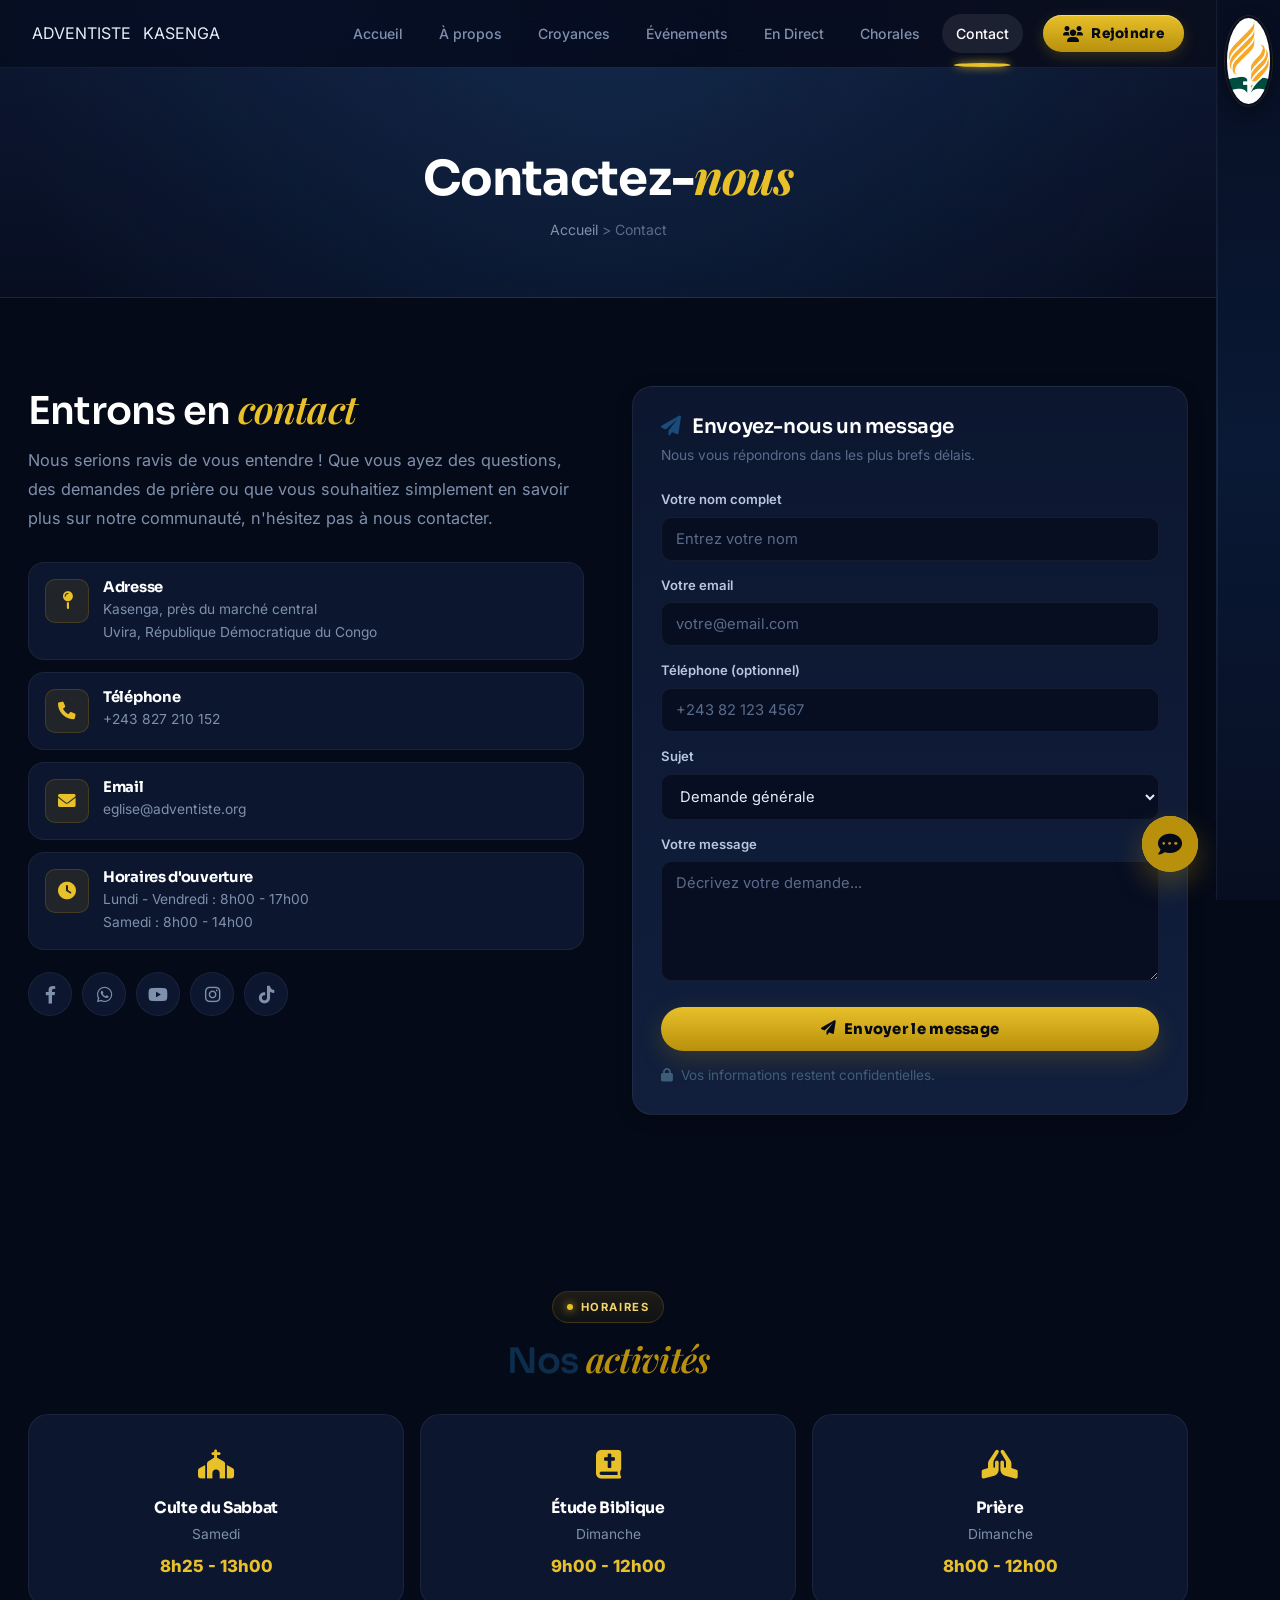
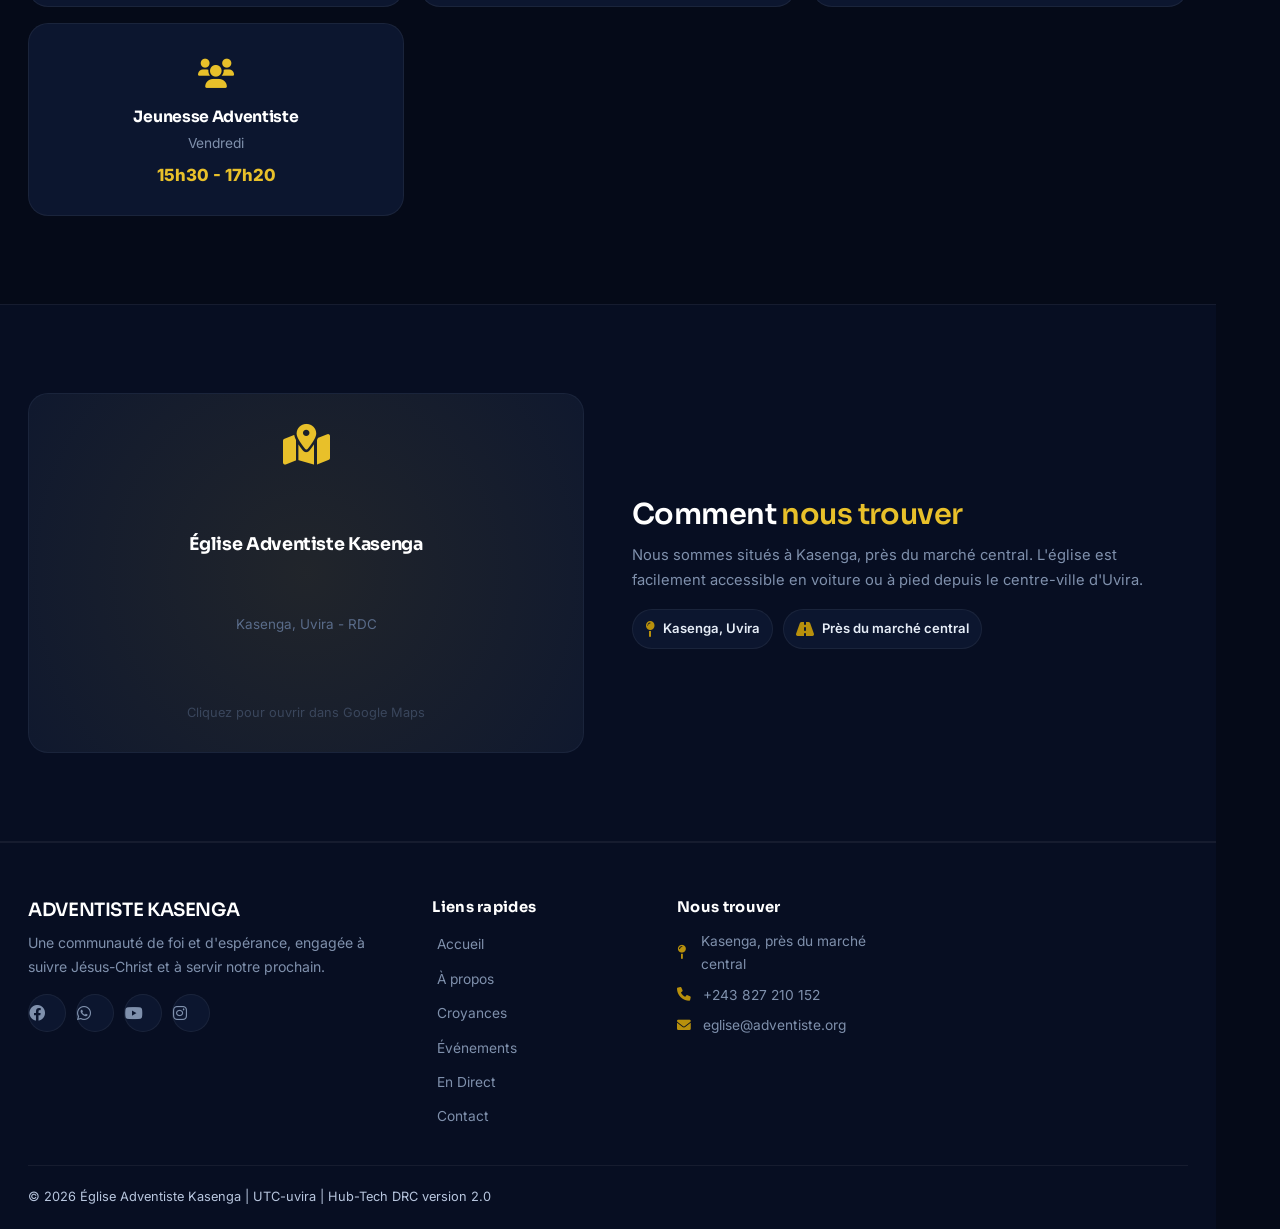
<file: contact.html>
<!DOCTYPE html>
<html lang="fr">
<head>
    <meta charset="UTF-8" />
    <meta name="viewport" content="width=device-width, initial-scale=1.0"/>
    <title>Contact - Église Adventiste Kasenga</title>
    <!-- Font Awesome 6 -->
    <link rel="stylesheet" href="https://cdnjs.cloudflare.com/ajax/libs/font-awesome/6.0.0-beta3/css/all.min.css">
    <link rel="stylesheet" href="css/style.css">
</head>
<body>

    <!-- WRAPPER PRINCIPAL AVEC SIDEBAR DROITE -->
    <div class="main-wrapper">

        <!-- CONTENU PRINCIPAL (GAUCHE) -->
        <div class="content-left">

            <!-- HEADER / NAVBAR -->
            <header class="header">
                <div class="logo">
                    <span>ADVENTISTE</span> KASENGA
                </div>
                <nav class="nav" id="nav">
                    <a href="index.html">Accueil</a>
                    <a href="a-propos.html">À propos</a>
                    <a href="croyances.html">Croyances</a>
                    <a href="evenements.html">Événements</a>
                    <a href="direct.html">En Direct</a>
                    <a href="chorales.html">Chorales</a>
                    <a href="contact.html" class="active">Contact</a>
                    <button class="btn-join" onclick="window.location.href='contact.html'">
                        <i class="fas fa-users"></i> Rejoindre
                    </button>
                </nav>
                <div class="menu-toggle" id="menu-toggle">
                    <i class="fas fa-bars"></i>
                </div>
            </header>

            <!-- PAGE HEADER -->
            <section class="page-header">
                <h1>Contactez-<span>nous</span></h1>
                <div class="breadcrumb">
                    <a href="index.html">Accueil</a> &gt; Contact
                </div>
            </section>

            <!-- SECTION CONTACT (formulaire + infos) -->
            <section class="contact-section">
                <div class="container">
                    <div class="contact-grid">
                        <div class="contact-info">
                            <h2>Entrons en <span>contact</span></h2>
                            <p>Nous serions ravis de vous entendre ! Que vous ayez des questions, des demandes de prière ou que vous souhaitiez simplement en savoir plus sur notre communauté, n'hésitez pas à nous contacter.</p>
                            <div class="contact-details">
                                <div class="detail-item">
                                    <div class="icon"><i class="fas fa-map-pin"></i></div>
                                    <div class="text">
                                        <h4>Adresse</h4>
                                        <p>Kasenga, près du marché central<br>Uvira, République Démocratique du Congo</p>
                                    </div>
                                </div>
                                <div class="detail-item">
                                    <div class="icon"><i class="fas fa-phone"></i></div>
                                    <div class="text">
                                        <h4>Téléphone</h4>
                                        <p><a href="tel:+243827210152">+243 827 210 152</a></p>
                                    </div>
                                </div>
                                <div class="detail-item">
                                    <div class="icon"><i class="fas fa-envelope"></i></div>
                                    <div class="text">
                                        <h4>Email</h4>
                                        <p><a href="mailto:eglise@adventiste.org">eglise@adventiste.org</a></p>
                                    </div>
                                </div>
                                <div class="detail-item">
                                    <div class="icon"><i class="fas fa-clock"></i></div>
                                    <div class="text">
                                        <h4>Horaires d'ouverture</h4>
                                        <p>Lundi - Vendredi : 8h00 - 17h00<br>Samedi : 8h00 - 14h00</p>
                                    </div>
                                </div>
                            </div>
                            <div class="contact-social">
                                <a href="#"><i class="fab fa-facebook-f"></i></a>
                                <a href="#"><i class="fab fa-whatsapp"></i></a>
                                <a href="#"><i class="fab fa-youtube"></i></a>
                                <a href="#"><i class="fab fa-instagram"></i></a>
                                <a href="#"><i class="fab fa-tiktok"></i></a>
                            </div>
                        </div>
                        <div class="contact-form">
                            <h3><i class="fas fa-paper-plane" style="color:#1a4b7a; margin-right:8px;"></i> Envoyez-nous un message</h3>
                            <p class="form-sub">Nous vous répondrons dans les plus brefs délais.</p>
                            <form id="contactForm">
                                <label for="contactName">Votre nom complet</label>
                                <input type="text" id="contactName" placeholder="Entrez votre nom" required>

                                <label for="contactEmail">Votre email</label>
                                <input type="email" id="contactEmail" placeholder="votre@email.com" required>

                                <label for="contactPhone">Téléphone (optionnel)</label>
                                <input type="tel" id="contactPhone" placeholder="+243 82 123 4567">

                                <label for="contactSubject">Sujet</label>
                                <select id="contactSubject">
                                    <option value="general">Demande générale</option>
                                    <option value="priere">Demande de prière</option>
                                    <option value="visite">Visite pastorale</option>
                                    <option value="bapteme">Baptême</option>
                                    <option value="mariage">Mariage</option>
                                    <option value="autre">Autre</option>
                                </select>

                                <label for="contactMessage">Votre message</label>
                                <textarea id="contactMessage" placeholder="Décrivez votre demande..." required></textarea>

                                <button type="submit" class="btn-submit">
                                    <i class="fas fa-paper-plane"></i> Envoyer le message
                                </button>
                            </form>
                            <p style="margin-top: 0.8rem; font-size: 0.85rem; color: #3d5e7a;">
                                <i class="fas fa-lock" style="margin-right: 4px;"></i> Vos informations restent confidentielles.
                            </p>
                        </div>
                    </div>
                </div>
            </section>

            <!-- SECTION HORAIRES -->
            <section class="schedule-contact-section">
                <div class="container">
                    <div class="section-header" style="text-align:center; margin-bottom: 2rem;">
                        <span class="section-tag">Horaires</span>
                        <h2 style="font-size:2.2rem; font-weight:600; color:#0c2d4b;">Nos <span style="color:#B8900C;">activités</span></h2>
                    </div>
                    <div class="schedule-contact-grid">
                        <div class="schedule-contact-card">
                            <div class="icon"><i class="fas fa-church"></i></div>
                            <h4>Culte du Sabbat</h4>
                            <p>Samedi</p>
                            <span class="time">8h25 - 13h00</span>
                        </div>
                        <div class="schedule-contact-card">
                            <div class="icon"><i class="fas fa-bible"></i></div>
                            <h4>Étude Biblique</h4>
                            <p>Dimanche</p>
                            <span class="time">9h00 - 12h00</span>
                        </div>
                        <div class="schedule-contact-card">
                            <div class="icon"><i class="fas fa-hands-praying"></i></div>
                            <h4>Prière</h4>
                            <p>Dimanche</p>
                            <span class="time">8h00 - 12h00</span>
                        </div>
                        <div class="schedule-contact-card">
                            <div class="icon"><i class="fas fa-users"></i></div>
                            <h4>Jeunesse Adventiste</h4>
                            <p>Vendredi</p>
                            <span class="time">15h30 - 17h20</span>
                        </div>
                    </div>
                </div>
            </section>

            <!-- SECTION MAP -->
            <section class="map-section">
                <div class="container">
                    <div class="map-wrapper">
                        <div class="map-container">
                            <i class="fas fa-map-marked-alt"></i>
                            <h4>Église Adventiste Kasenga</h4>
                            <p>Kasenga, Uvira - RDC</p>
                            <p style="font-size:0.8rem; opacity:0.5; margin-top:0.5rem;">Cliquez pour ouvrir dans Google Maps</p>
                        </div>
                        <div class="map-info">
                            <h2>Comment <span>nous trouver</span></h2>
                            <p>Nous sommes situés à Kasenga, près du marché central. L'église est facilement accessible en voiture ou à pied depuis le centre-ville d'Uvira.</p>
                            <div class="map-details">
                                <div class="map-item">
                                    <i class="fas fa-map-pin"></i>
                                    <span>Kasenga, Uvira</span>
                                </div>
                                <div class="map-item">
                                    <i class="fas fa-road"></i>
                                    <span>Près du marché central</span>
                                </div>
                            </div>
                        </div>
                    </div>
                </div>
            </section>

            <!-- FOOTER -->
            <footer class="footer">
                <div class="container">
                    <div class="footer-grid">
                        <div class="footer-about">
                            <h3>ADVENTISTE KASENGA</h3>
                            <p>Une communauté de foi et d'espérance, engagée à suivre Jésus-Christ et à servir notre prochain.</p>
                            <div class="footer-social">
                                <a href="#"><i class="fab fa-facebook"></i></a>
                                <a href="#"><i class="fab fa-whatsapp"></i></a>
                                <a href="#"><i class="fab fa-youtube"></i></a>
                                <a href="#"><i class="fab fa-instagram"></i></a>
                            </div>
                        </div>
                        <div class="footer-links">
                            <h4>Liens rapides</h4>
                            <ul>
                                <li><a href="index.html">Accueil</a></li>
                                <li><a href="a-propos.html">À propos</a></li>
                                <li><a href="croyances.html">Croyances</a></li>
                                <li><a href="evenements.html">Événements</a></li>
                                <li><a href="direct.html">En Direct</a></li>
                                <li><a href="contact.html">Contact</a></li>
                            </ul>
                        </div>
                        <div class="footer-contact">
                            <h4>Nous trouver</h4>
                            <p><i class="fas fa-map-pin"></i> Kasenga, près du marché central</p>
                            <p><i class="fas fa-phone"></i> +243 827 210 152</p>
                            <p><i class="fas fa-envelope"></i> eglise@adventiste.org</p>
                        </div>
                    </div>
                    <div class="footer-bottom">
                        <p>© 2026 Église Adventiste Kasenga | UTC-uvira | Hub-Tech DRC version 2.0</p>
                    </div>
                </div>
            </footer>

        </div>
        <!-- FIN CONTENT-LEFT -->

        <!-- SIDEBAR DROITE -->
        <aside class="sidebar-right">
            <div class="sidebar-logo">
               <img src="images/seventh-day-adventist-church.jpg" alt="" style="width: 80px; height: 90px; border-radius: 50%;">
                <h2>ADVENTISTE DU SEPTIEME JOUR DE<br><span>KASENGA</span></h2>
                <p class="subtitle">Uvira · RDC</p>
            </div>

            <div class="sidebar-divider"></div>

            <div class="sidebar-verse">
                "Car Dieu a tant aimé le monde qu'il a donné son Fils unique, afin que quiconque croit en lui ne périsse pas, mais qu'il ait la vie éternelle."
                <span class="verse-ref">— Jean 3:16</span>
            </div>

            <button class="sidebar-btn" onclick="window.location.href='contact.html'">
                <i class="fas fa-hands-praying"></i> Nous rejoindre
            </button>

            <div class="sidebar-divider"></div>

            <div style="width:100%; text-align:center; font-size:0.8rem; opacity:0.8; line-height:1.8;">
                <p><i class="fas fa-clock" style="color:#B8900C;"></i> Cultes: Samedi 8h25'</p>
                <p><i class="fas fa-map-pin" style="color:#B8900C;"></i> Kasenga, Uvira</p>
            </div>

            <div class="sidebar-contact">
                <p><i class="fas fa-phone"></i> +243 827 210 152</p>
                <p><i class="fas fa-envelope"></i> eglise@adventiste.org</p>
                <p style="margin-top:0.5rem; font-size:0.65rem; opacity:0.5;">© 2026 · Tous droits réservés</p>
            </div>
        </aside>

    </div>
    <!-- FIN MAIN-WRAPPER -->


      <!-- CHATBOT -->
    <div id="chatbot-icon" class="chatbot-icon">
        <i class="fas fa-comment-dots"></i>
        <span class="chatbot-pulse"></span>
    </div>

    <div id="chatbot-window" class="chatbot-window">
        <div class="chatbot-header">
            <div class="chatbot-header-info">
                <img src="images/seventh-day-adventist-church.jpg" alt="" style="width: 30px; height: 40px; border-radius: 50%;">
                <span>Assistant Adventiste</span>
            </div>
            <button id="close-chat"><i class="fas fa-times"></i></button>
        </div>
        <div class="chatbot-messages" id="chatbot-messages">
            <div class="bot-message">
                <i class="fas fa-heart"></i>
                <span>Bonjour et que Dieu vous bénisse ! 🙏 Comment puis-je vous aider ?</span>
            </div>
        </div>
        <div class="chatbot-input">
            <input type="text" id="chatbot-input" placeholder="Écrivez votre message...">
            <button id="chatbot-send"><i class="fas fa-paper-plane"></i></button>
        </div>
    </div>

    <div class="ajout">
        <div class="marge">
            <img src="images/aller dans le monde.jpg" alt="logo">
        </div>
    </div>


    <script>
        // Menu toggle
        const menuToggle = document.getElementById('menu-toggle');
        const nav = document.getElementById('nav');
        if (menuToggle) {
            menuToggle.addEventListener('click', function() {
                nav.classList.toggle('open');
            });
        }

        // Gestion du formulaire de contact
        const contactForm = document.getElementById('contactForm');
        if (contactForm) {
            contactForm.addEventListener('submit', function(e) {
                e.preventDefault();
                const name = document.getElementById('contactName').value;
                alert(`Merci ${name} ! Votre message a été envoyé avec succès. Nous vous répondrons dans les plus brefs délais. 🙏`);
                contactForm.reset();
            });
        }

                // Chatbot toggle
        const chatIcon = document.getElementById('chatbot-icon');
        const chatWindow = document.getElementById('chatbot-window');
        const closeChat = document.getElementById('close-chat');
        const chatInput = document.getElementById('chatbot-input');
        const chatSend = document.getElementById('chatbot-send');
        const chatMessages = document.getElementById('chatbot-messages');

        function toggleChat() {
            chatWindow.classList.toggle('active');
        }

        if (chatIcon) chatIcon.addEventListener('click', toggleChat);
        if (closeChat) closeChat.addEventListener('click', toggleChat);

        function sendMessage() {
            const text = chatInput.value.trim();
            if (!text) return;
            const userDiv = document.createElement('div');
            userDiv.className = 'user-message';
            userDiv.innerHTML = `<i class="fas fa-user"></i><span>${text}</span>`;
            chatMessages.appendChild(userDiv);
            chatInput.value = '';
            chatMessages.scrollTop = chatMessages.scrollHeight;

            setTimeout(() => {
                const botDiv = document.createElement('div');
                botDiv.className = 'bot-message';
                botDiv.innerHTML = `<i class="fas fa-heart"></i><span>Merci pour votre message. Un frère ou une sœur vous répondra bientôt. Que Dieu vous bénisse !</span>`;
                chatMessages.appendChild(botDiv);
                chatMessages.scrollTop = chatMessages.scrollHeight;
            }, 600);
        }

        if (chatSend) chatSend.addEventListener('click', sendMessage);
        if (chatInput) {
            chatInput.addEventListener('keypress', function(e) {
                if (e.key === 'Enter') sendMessage();
            });
        }
    </script>

</body>
</html>
</file>
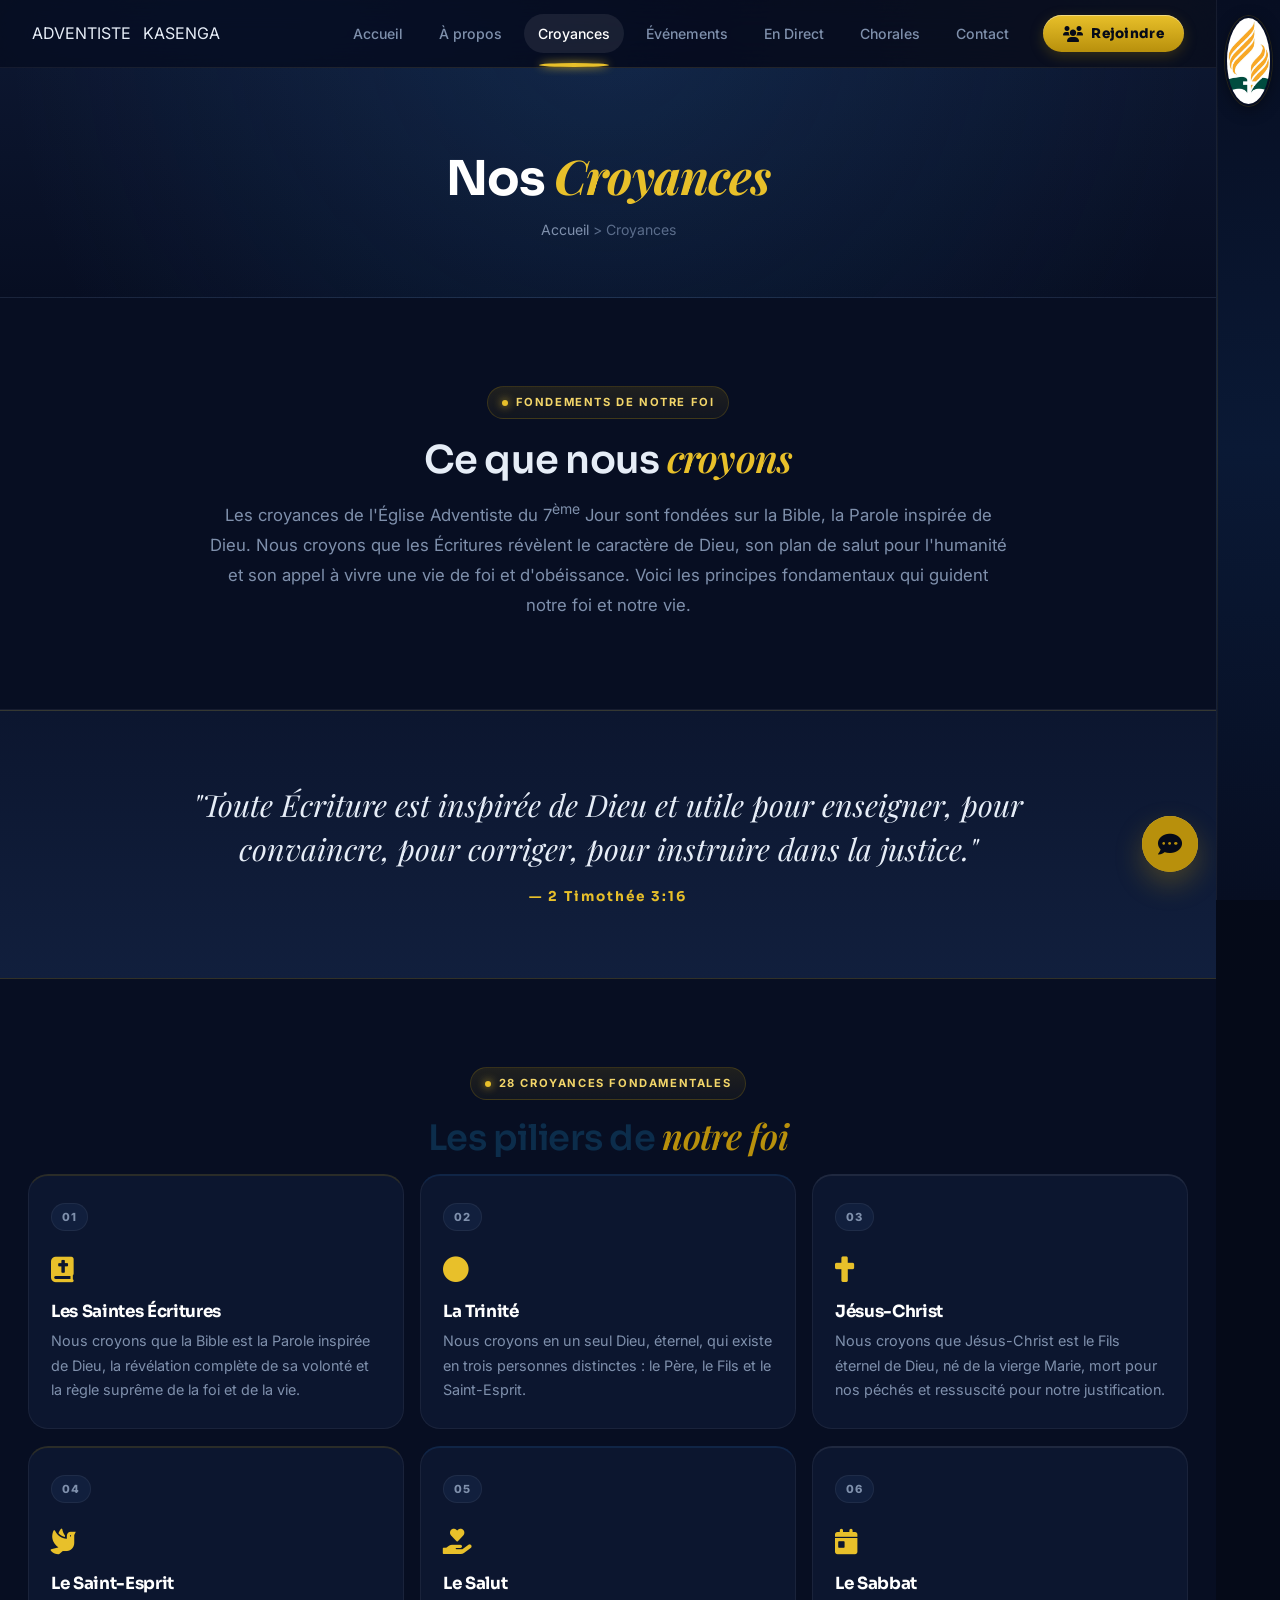
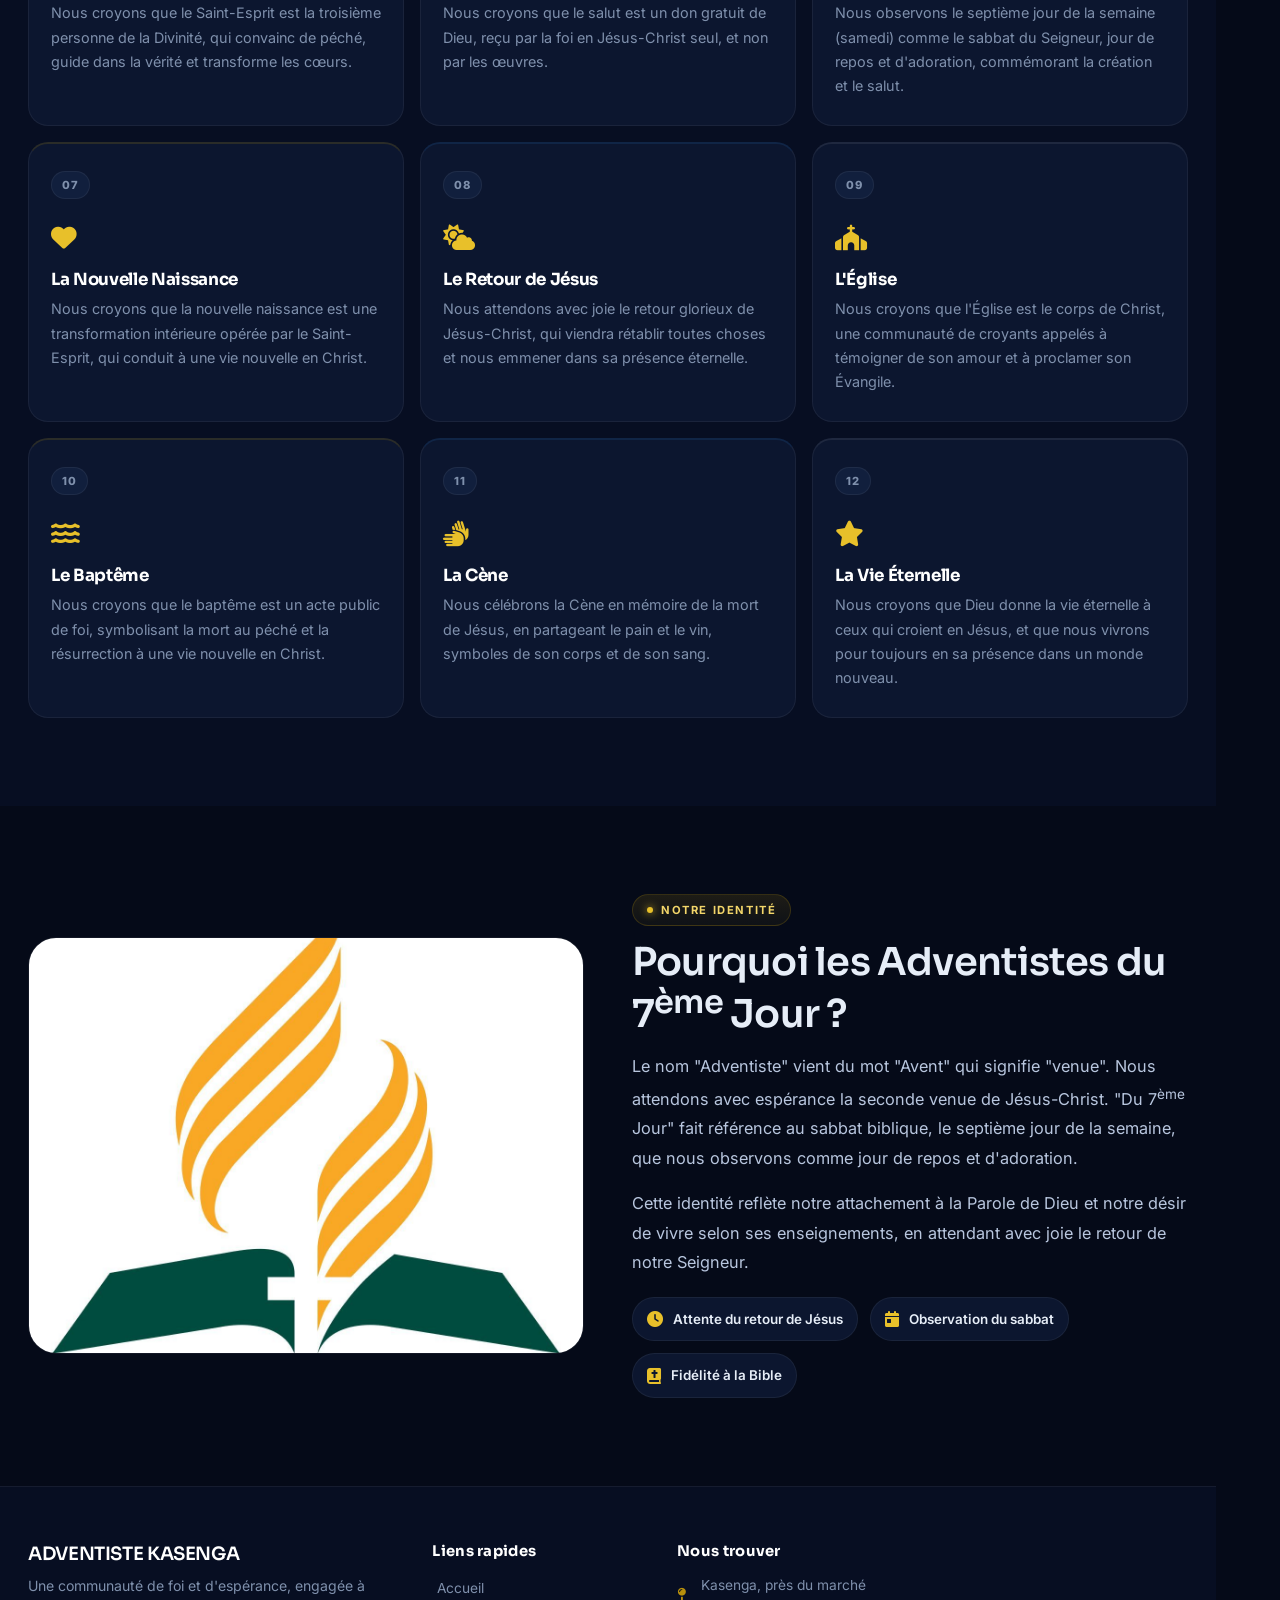
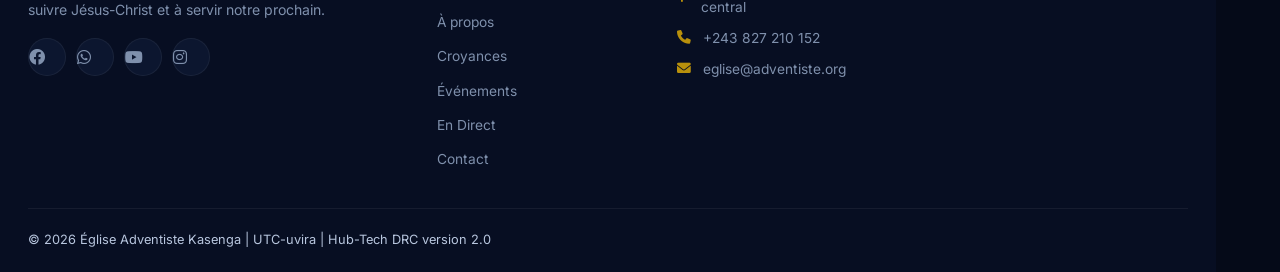
<file: croyances.html>
<!DOCTYPE html>
<html lang="fr">
<head>
    <meta charset="UTF-8" />
    <meta name="viewport" content="width=device-width, initial-scale=1.0"/>
    <title>Croyances - Église Adventiste Kasenga</title>
    <!-- Font Awesome 6 -->
    <link rel="stylesheet" href="https://cdnjs.cloudflare.com/ajax/libs/font-awesome/6.0.0-beta3/css/all.min.css">
    <link rel="stylesheet" href="css/style.css">
</head>
<body>

    <!-- WRAPPER PRINCIPAL AVEC SIDEBAR DROITE -->
    <div class="main-wrapper">

        <!-- CONTENU PRINCIPAL (GAUCHE) -->
        <div class="content-left">

            <!-- HEADER / NAVBAR -->
            <header class="header">
                <div class="logo">
                    <span>ADVENTISTE</span> KASENGA
                </div>
                <nav class="nav" id="nav">
                    <a href="index.html">Accueil</a>
                    <a href="a-propos.html">À propos</a>
                    <a href="croyances.html" class="active">Croyances</a>
                    <a href="evenements.html">Événements</a>
                    <a href="direct.html">En Direct</a>
                    <a href="chorales.html">Chorales</a>
                    <a href="contact.html">Contact</a>
                    <button class="btn-join" onclick="window.location.href='contact.html'">
                        <i class="fas fa-users"></i> Rejoindre
                    </button>
                </nav>
                <div class="menu-toggle" id="menu-toggle">
                    <i class="fas fa-bars"></i>
                </div>
            </header>

            <!-- PAGE HEADER -->
            <section class="page-header">
                <h1>Nos <span>Croyances</span></h1>
                <div class="breadcrumb">
                    <a href="index.html">Accueil</a> &gt; Croyances
                </div>
            </section>

            <!-- SECTION INTRODUCTION -->
            <section class="intro-section">
                <div class="container">
                    <div class="intro-content">
                        <span class="section-tag">Fondements de notre foi</span>
                        <h2>Ce que nous <span>croyons</span></h2>
                        <p>Les croyances de l'Église Adventiste du 7<sup>ème</sup> Jour sont fondées sur la Bible, la Parole inspirée de Dieu. Nous croyons que les Écritures révèlent le caractère de Dieu, son plan de salut pour l'humanité et son appel à vivre une vie de foi et d'obéissance. Voici les principes fondamentaux qui guident notre foi et notre vie.</p>
                    </div>
                </div>
            </section>

            <!-- SECTION VERSET BIBLIQUE -->
            <section class="verse-section">
                <div class="container">
                    <blockquote>
                        "Toute Écriture est inspirée de Dieu et utile pour enseigner, pour convaincre, pour corriger, pour instruire dans la justice."
                        <span class="ref">— 2 Timothée 3:16</span>
                    </blockquote>
                </div>
            </section>

            <!-- SECTION CROYANCES FONDAMENTALES -->
            <section class="beliefs-section">
                <div class="container">
                    <div class="section-header" style="text-align:center; margin-bottom: 1rem;">
                        <span class="section-tag">28 croyances fondamentales</span>
                        <h2 style="font-size:2.2rem; font-weight:600; color:#0c2d4b;">Les piliers de <span style="color:#B8900C;">notre foi</span></h2>
                    </div>
                    <div class="beliefs-grid">
                        <!-- Croyance 1 -->
                        <div class="belief-card">
                            <span class="number">01</span>
                            <div class="icon"><i class="fas fa-bible"></i></div>
                            <h4>Les Saintes Écritures</h4>
                            <p>Nous croyons que la Bible est la Parole inspirée de Dieu, la révélation complète de sa volonté et la règle suprême de la foi et de la vie.</p>
                        </div>
                        <!-- Croyance 2 -->
                        <div class="belief-card">
                            <span class="number">02</span>
                            <div class="icon"><i class="fas fa-circle"></i></div>
                            <h4>La Trinité</h4>
                            <p>Nous croyons en un seul Dieu, éternel, qui existe en trois personnes distinctes : le Père, le Fils et le Saint-Esprit.</p>
                        </div>
                        <!-- Croyance 3 -->
                        <div class="belief-card">
                            <span class="number">03</span>
                            <div class="icon"><i class="fas fa-cross"></i></div>
                            <h4>Jésus-Christ</h4>
                            <p>Nous croyons que Jésus-Christ est le Fils éternel de Dieu, né de la vierge Marie, mort pour nos péchés et ressuscité pour notre justification.</p>
                        </div>
                        <!-- Croyance 4 -->
                        <div class="belief-card">
                            <span class="number">04</span>
                            <div class="icon"><i class="fas fa-dove"></i></div>
                            <h4>Le Saint-Esprit</h4>
                            <p>Nous croyons que le Saint-Esprit est la troisième personne de la Divinité, qui convainc de péché, guide dans la vérité et transforme les cœurs.</p>
                        </div>
                        <!-- Croyance 5 -->
                        <div class="belief-card">
                            <span class="number">05</span>
                            <div class="icon"><i class="fas fa-hand-holding-heart"></i></div>
                            <h4>Le Salut</h4>
                            <p>Nous croyons que le salut est un don gratuit de Dieu, reçu par la foi en Jésus-Christ seul, et non par les œuvres.</p>
                        </div>
                        <!-- Croyance 6 -->
                        <div class="belief-card">
                            <span class="number">06</span>
                            <div class="icon"><i class="fas fa-calendar-day"></i></div>
                            <h4>Le Sabbat</h4>
                            <p>Nous observons le septième jour de la semaine (samedi) comme le sabbat du Seigneur, jour de repos et d'adoration, commémorant la création et le salut.</p>
                        </div>
                        <!-- Croyance 7 -->
                        <div class="belief-card">
                            <span class="number">07</span>
                            <div class="icon"><i class="fas fa-heart"></i></div>
                            <h4>La Nouvelle Naissance</h4>
                            <p>Nous croyons que la nouvelle naissance est une transformation intérieure opérée par le Saint-Esprit, qui conduit à une vie nouvelle en Christ.</p>
                        </div>
                        <!-- Croyance 8 -->
                        <div class="belief-card">
                            <span class="number">08</span>
                            <div class="icon"><i class="fas fa-cloud-sun"></i></div>
                            <h4>Le Retour de Jésus</h4>
                            <p>Nous attendons avec joie le retour glorieux de Jésus-Christ, qui viendra rétablir toutes choses et nous emmener dans sa présence éternelle.</p>
                        </div>
                        <!-- Croyance 9 -->
                        <div class="belief-card">
                            <span class="number">09</span>
                            <div class="icon"><i class="fas fa-church"></i></div>
                            <h4>L'Église</h4>
                            <p>Nous croyons que l'Église est le corps de Christ, une communauté de croyants appelés à témoigner de son amour et à proclamer son Évangile.</p>
                        </div>
                        <!-- Croyance 10 -->
                        <div class="belief-card">
                            <span class="number">10</span>
                            <div class="icon"><i class="fas fa-water"></i></div>
                            <h4>Le Baptême</h4>
                            <p>Nous croyons que le baptême est un acte public de foi, symbolisant la mort au péché et la résurrection à une vie nouvelle en Christ.</p>
                        </div>
                        <!-- Croyance 11 -->
                        <div class="belief-card">
                            <span class="number">11</span>
                            <div class="icon"><i class="fas fa-hands"></i></div>
                            <h4>La Cène</h4>
                            <p>Nous célébrons la Cène en mémoire de la mort de Jésus, en partageant le pain et le vin, symboles de son corps et de son sang.</p>
                        </div>
                        <!-- Croyance 12 -->
                        <div class="belief-card">
                            <span class="number">12</span>
                            <div class="icon"><i class="fas fa-star"></i></div>
                            <h4>La Vie Éternelle</h4>
                            <p>Nous croyons que Dieu donne la vie éternelle à ceux qui croient en Jésus, et que nous vivrons pour toujours en sa présence dans un monde nouveau.</p>
                        </div>
                    </div>
                </div>
            </section>

            <!-- SECTION POURQUOI LES ADVENTISTES -->
            <section class="identity-section">
                <div class="container">
                    <div class="identity-grid">
                        <div class="identity-image">
                            <img src="images/seventh-day-adventist-church.jpg" alt="Notre identité">
                        </div>
                        <div class="identity-content">
                            <span class="section-tag">Notre identité</span>
                            <h2>Pourquoi les Adventistes <span>du 7<sup>ème</sup> Jour ?</span></h2>
                            <p>Le nom "Adventiste" vient du mot "Avent" qui signifie "venue". Nous attendons avec espérance la seconde venue de Jésus-Christ. "Du 7<sup>ème</sup> Jour" fait référence au sabbat biblique, le septième jour de la semaine, que nous observons comme jour de repos et d'adoration.</p>
                            <p>Cette identité reflète notre attachement à la Parole de Dieu et notre désir de vivre selon ses enseignements, en attendant avec joie le retour de notre Seigneur.</p>
                            <div class="identity-features">
                                <div class="feature-item">
                                    <i class="fas fa-clock"></i>
                                    <span>Attente du retour de Jésus</span>
                                </div>
                                <div class="feature-item">
                                    <i class="fas fa-calendar-day"></i>
                                    <span>Observation du sabbat</span>
                                </div>
                                <div class="feature-item">
                                    <i class="fas fa-bible"></i>
                                    <span>Fidélité à la Bible</span>
                                </div>
                            </div>
                        </div>
                    </div>
                </div>
            </section>

            <!-- FOOTER -->
            <footer class="footer">
                <div class="container">
                    <div class="footer-grid">
                        <div class="footer-about">
                            <h3>ADVENTISTE KASENGA</h3>
                            <p>Une communauté de foi et d'espérance, engagée à suivre Jésus-Christ et à servir notre prochain.</p>
                            <div class="footer-social">
                                <a href="#"><i class="fab fa-facebook"></i></a>
                                <a href="#"><i class="fab fa-whatsapp"></i></a>
                                <a href="#"><i class="fab fa-youtube"></i></a>
                                <a href="#"><i class="fab fa-instagram"></i></a>
                            </div>
                        </div>
                        <div class="footer-links">
                            <h4>Liens rapides</h4>
                            <ul>
                                <li><a href="index.html">Accueil</a></li>
                                <li><a href="a-propos.html">À propos</a></li>
                                <li><a href="croyances.html">Croyances</a></li>
                                <li><a href="evenements.html">Événements</a></li>
                                <li><a href="direct.html">En Direct</a></li>
                                <li><a href="contact.html">Contact</a></li>
                            </ul>
                        </div>
                        <div class="footer-contact">
                            <h4>Nous trouver</h4>
                            <p><i class="fas fa-map-pin"></i> Kasenga, près du marché central</p>
                            <p><i class="fas fa-phone"></i> +243 827 210 152</p>
                            <p><i class="fas fa-envelope"></i> eglise@adventiste.org</p>
                        </div>
                    </div>
                    <div class="footer-bottom">
                        <p>© 2026 Église Adventiste Kasenga | UTC-uvira | Hub-Tech DRC version 2.0</p>
                    </div>
                </div>
            </footer>

        </div>
        <!-- FIN CONTENT-LEFT -->

        <!-- SIDEBAR DROITE (fond bleu avec logo Adventiste) -->
        <aside class="sidebar-right">
            <div class="sidebar-logo">
                <img src="images/seventh-day-adventist-church.jpg" alt="" style="width: 80px; height: 90px; border-radius: 50%;">
                <h2>ADVENTISTE DU SEPTIEME JOUR DE<br><span>KASENGA</span></h2>
                <p class="subtitle">Uvira · RDC</p>
            </div>

            <div class="sidebar-divider"></div>

            <div class="sidebar-verse">
                "Car Dieu a tant aimé le monde qu'il a donné son Fils unique, afin que quiconque croit en lui ne périsse pas, mais qu'il ait la vie éternelle."
                <span class="verse-ref">— Jean 3:16</span>
            </div>

            <button class="sidebar-btn" onclick="window.location.href='contact.html'">
                <i class="fas fa-hands-praying"></i> Nous rejoindre
            </button>

            <div class="sidebar-divider"></div>

            <div style="width:100%; text-align:center; font-size:0.8rem; opacity:0.8; line-height:1.8;">
                <p><i class="fas fa-clock" style="color:#B8900C;"></i> Cultes: Samedi 8h25'</p>
                <p><i class="fas fa-map-pin" style="color:#B8900C;"></i> Kasenga, Uvira</p>
            </div>

            <div class="sidebar-contact">
                <p><i class="fas fa-phone"></i> +243 827 210 152</p>
                <p><i class="fas fa-envelope"></i> eglise@adventiste.org</p>
                <p style="margin-top:0.5rem; font-size:0.65rem; opacity:0.5;">© 2026 · Tous droits réservés</p>
            </div>
        </aside>

    </div>
    <!-- FIN MAIN-WRAPPER -->



      <!-- CHATBOT -->
    <div id="chatbot-icon" class="chatbot-icon">
        <i class="fas fa-comment-dots"></i>
        <span class="chatbot-pulse"></span>
    </div>

    <div id="chatbot-window" class="chatbot-window">
        <div class="chatbot-header">
            <div class="chatbot-header-info">
                <img src="images/seventh-day-adventist-church.jpg" alt="" style="width: 30px; height: 40px; border-radius: 50%;">
                <span>Assistant Adventiste</span>
            </div>
            <button id="close-chat"><i class="fas fa-times"></i></button>
        </div>
        <div class="chatbot-messages" id="chatbot-messages">
            <div class="bot-message">
                <i class="fas fa-heart"></i>
                <span>Bonjour et que Dieu vous bénisse ! 🙏 Comment puis-je vous aider ?</span>
            </div>
        </div>
        <div class="chatbot-input">
            <input type="text" id="chatbot-input" placeholder="Écrivez votre message...">
            <button id="chatbot-send"><i class="fas fa-paper-plane"></i></button>
        </div>
    </div>

    <div class="ajout">
        <div class="marge">
            <img src="images/aller dans le monde.jpg" alt="logo">
        </div>
    </div>


    <script>
        // Menu toggle
        const menuToggle = document.getElementById('menu-toggle');
        const nav = document.getElementById('nav');
        if (menuToggle) {
            menuToggle.addEventListener('click', function() {
                nav.classList.toggle('open');
            });
        }
        
                // Chatbot toggle
        const chatIcon = document.getElementById('chatbot-icon');
        const chatWindow = document.getElementById('chatbot-window');
        const closeChat = document.getElementById('close-chat');
        const chatInput = document.getElementById('chatbot-input');
        const chatSend = document.getElementById('chatbot-send');
        const chatMessages = document.getElementById('chatbot-messages');

        function toggleChat() {
            chatWindow.classList.toggle('active');
        }

        if (chatIcon) chatIcon.addEventListener('click', toggleChat);
        if (closeChat) closeChat.addEventListener('click', toggleChat);

        function sendMessage() {
            const text = chatInput.value.trim();
            if (!text) return;
            const userDiv = document.createElement('div');
            userDiv.className = 'user-message';
            userDiv.innerHTML = `<i class="fas fa-user"></i><span>${text}</span>`;
            chatMessages.appendChild(userDiv);
            chatInput.value = '';
            chatMessages.scrollTop = chatMessages.scrollHeight;

            setTimeout(() => {
                const botDiv = document.createElement('div');
                botDiv.className = 'bot-message';
                botDiv.innerHTML = `<i class="fas fa-heart"></i><span>Merci pour votre message. Un frère ou une sœur vous répondra bientôt. Que Dieu vous bénisse !</span>`;
                chatMessages.appendChild(botDiv);
                chatMessages.scrollTop = chatMessages.scrollHeight;
            }, 600);
        }

        if (chatSend) chatSend.addEventListener('click', sendMessage);
        if (chatInput) {
            chatInput.addEventListener('keypress', function(e) {
                if (e.key === 'Enter') sendMessage();
            });
        }
    </script>

</body>
</html>
</file>
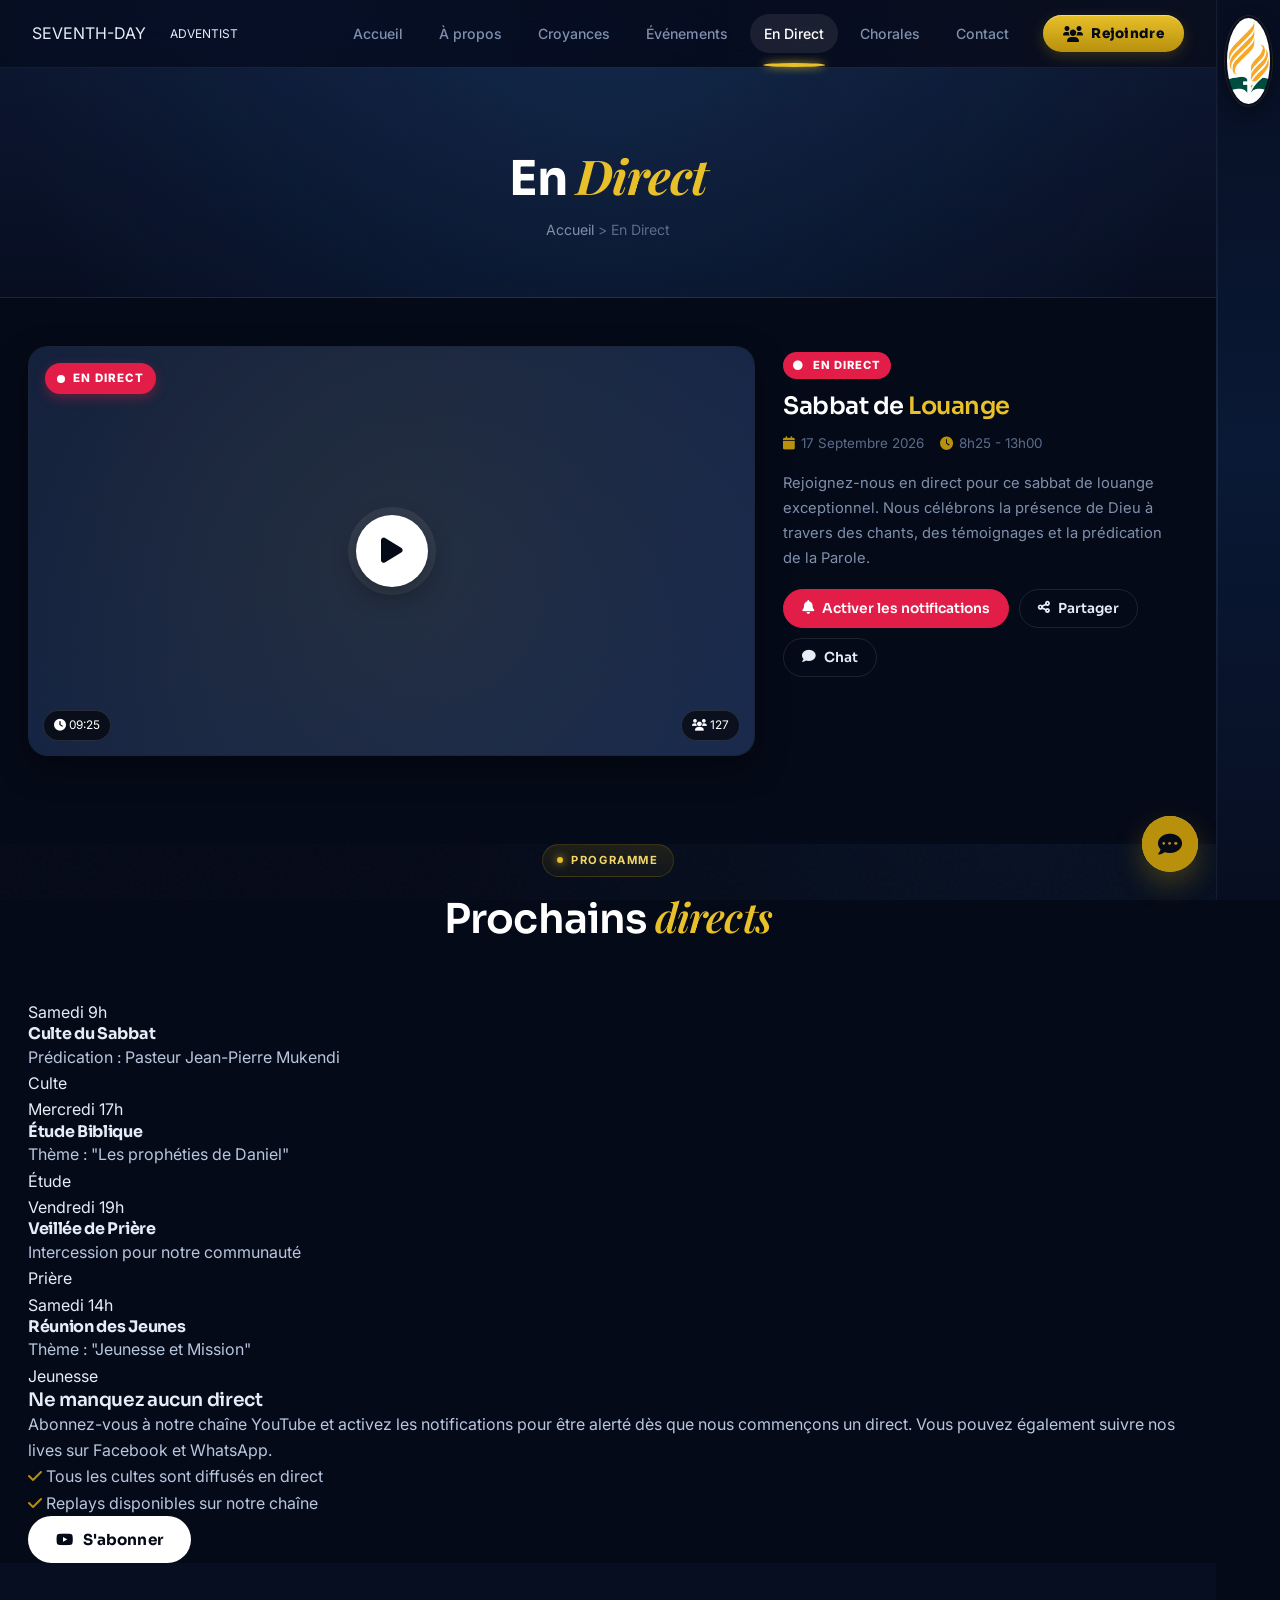
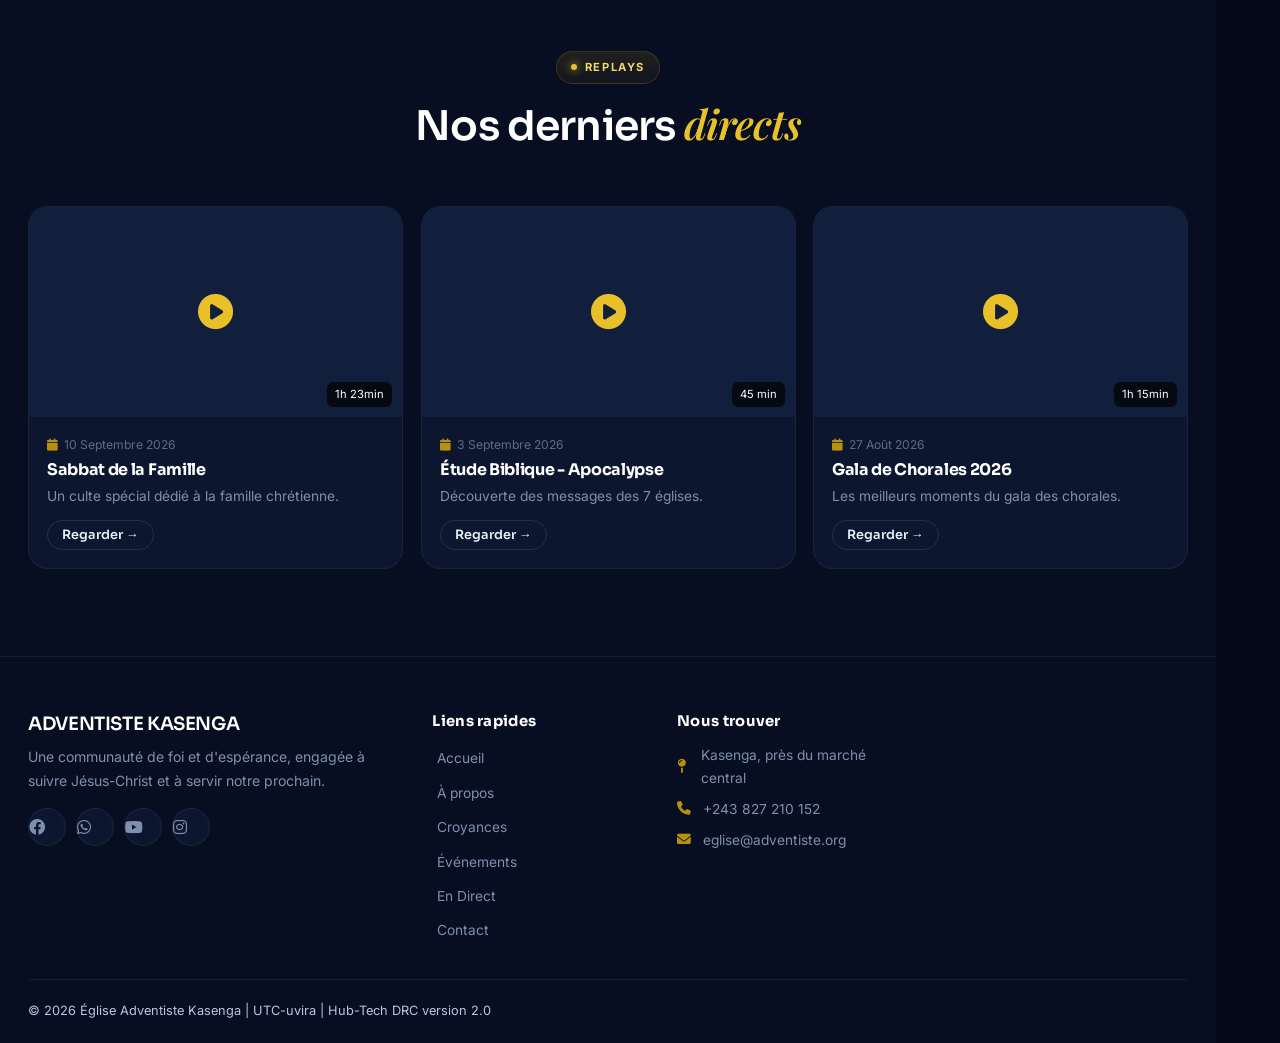
<file: direct.html>
<!DOCTYPE html>
<html lang="fr">
<head>
    <meta charset="UTF-8" />
    <meta name="viewport" content="width=device-width, initial-scale=1.0"/>
    <title>En Direct - Église Adventiste Kasenga</title>
    <!-- Font Awesome 6 -->
    <link rel="stylesheet" href="https://cdnjs.cloudflare.com/ajax/libs/font-awesome/6.0.0-beta3/css/all.min.css">
    <link rel="stylesheet" href="css/style.css">
</head>
<body>

    <!-- WRAPPER PRINCIPAL AVEC SIDEBAR DROITE -->
    <div class="main-wrapper">

        <!-- CONTENU PRINCIPAL (GAUCHE) -->
        <div class="content-left">

            <!-- HEADER / NAVBAR -->
            <header class="header">
                <div class="logo">
                    <span>SEVENTH-DAY</span><br> <t style="font-size: 12px;">ADVENTIST</t>  
                </div>
                <nav class="nav" id="nav">
                    <a href="index.html">Accueil</a>
                    <a href="a-propos.html">À propos</a>
                    <a href="croyances.html">Croyances</a>
                    <a href="evenements.html">Événements</a>
                    <a href="direct.html" class="active">En Direct</a>
                    <a href="chorales.html">Chorales</a>
                    <a href="contact.html">Contact</a>
                    <button class="btn-join" onclick="window.location.href='contact.html'">
                        <i class="fas fa-users"></i> Rejoindre
                    </button>
                </nav>
                <div class="menu-toggle" id="menu-toggle">
                    <i class="fas fa-bars"></i>
                </div>
            </header>

            <!-- PAGE HEADER -->
            <section class="page-header">
                <h1>En <span>Direct</span></h1>
                <div class="breadcrumb">
                    <a href="index.html">Accueil</a> &gt; En Direct
                </div>
            </section>

            <!-- SECTION LIVE -->
            <section class="live-section">
                <div class="container">
                    <div class="live-wrapper">
                        <div class="live-video">
                            <div class="video-placeholder">
                                <span class="live-badge">
                                    <span class="pulse"></span> En direct
                                </span>
                                <i class="fas fa-play play-icon"></i>
                                <span class="live-time"><i class="fas fa-clock"></i> 09:25</span>
                                <span class="live-viewers"><i class="fas fa-users"></i> 127</span>
                            </div>
                        </div>
                        <div class="live-info">
                            <span class="live-status"><i class="fas fa-circle" style="font-size:0.6rem; margin-right:6px;"></i> En direct</span>
                            <h2>Sabbat de <span>Louange</span></h2>
                            <div class="live-meta">
                                <span><i class="fas fa-calendar"></i> 17 Septembre 2026</span>
                                <span><i class="fas fa-clock"></i> 8h25 - 13h00</span>
                            </div>
                            <p>Rejoignez-nous en direct pour ce sabbat de louange exceptionnel. Nous célébrons la présence de Dieu à travers des chants, des témoignages et la prédication de la Parole.</p>
                            <div class="live-actions">
                                <button class="btn-primary-live"><i class="fas fa-bell"></i> Activer les notifications</button>
                                <button><i class="fas fa-share-alt"></i> Partager</button>
                                <button><i class="fas fa-comment"></i> Chat</button>
                            </div>
                        </div>
                    </div>
                </div>
            </section>

            <!-- SECTION PROGRAMME DES DIRECTS À VENIR -->
            <section class="schedule-section">
                <div class="container">
                    <div class="section-header">
                        <span class="section-tag">Programme</span>
                        <h2>Prochains <span>directs</span></h2>
                    </div>
                    <div class="schedule-grid">
                        <div class="schedule-list">
                            <div class="schedule-item">
                                <div class="sched-time">Samedi 9h</div>
                                <div class="sched-info">
                                    <h4>Culte du Sabbat</h4>
                                    <p>Prédication : Pasteur Jean-Pierre Mukendi</p>
                                    <span class="sched-category">Culte</span>
                                </div>
                            </div>
                            <div class="schedule-item">
                                <div class="sched-time">Mercredi 17h</div>
                                <div class="sched-info">
                                    <h4>Étude Biblique</h4>
                                    <p>Thème : "Les prophéties de Daniel"</p>
                                    <span class="sched-category">Étude</span>
                                </div>
                            </div>
                            <div class="schedule-item">
                                <div class="sched-time">Vendredi 19h</div>
                                <div class="sched-info">
                                    <h4>Veillée de Prière</h4>
                                    <p>Intercession pour notre communauté</p>
                                    <span class="sched-category">Prière</span>
                                </div>
                            </div>
                            <div class="schedule-item">
                                <div class="sched-time">Samedi 14h</div>
                                <div class="sched-info">
                                    <h4>Réunion des Jeunes</h4>
                                    <p>Thème : "Jeunesse et Mission"</p>
                                    <span class="sched-category">Jeunesse</span>
                                </div>
                            </div>
                        </div>
                        <div class="schedule-info">
                            <h3>Ne manquez <span>aucun direct</span></h3>
                            <p>Abonnez-vous à notre chaîne YouTube et activez les notifications pour être alerté dès que nous commençons un direct. Vous pouvez également suivre nos lives sur Facebook et WhatsApp.</p>
                            <p><i class="fas fa-check" style="color:#B8900C;"></i> Tous les cultes sont diffusés en direct</p>
                            <p><i class="fas fa-check" style="color:#B8900C;"></i> Replays disponibles sur notre chaîne</p>
                            <button class="btn-primary" onclick="window.location.href='https://youtube.com'">
                                <i class="fab fa-youtube"></i> S'abonner
                            </button>
                        </div>
                    </div>
                </div>
            </section>

            <!-- SECTION REPLAYS / VOD -->
            <section class="replays-section">
                <div class="container">
                    <div class="section-header">
                        <span class="section-tag">Replays</span>
                        <h2>Nos derniers <span>directs</span></h2>
                    </div>
                    <div class="replays-grid">
                        <div class="replay-card">
                            <div class="replay-thumb">
                                <i class="fas fa-play-circle"></i>
                                <span class="duration">1h 23min</span>
                            </div>
                            <div class="replay-content">
                                <div class="replay-date"><i class="fas fa-calendar"></i> 10 Septembre 2026</div>
                                <h4>Sabbat de la Famille</h4>
                                <p>Un culte spécial dédié à la famille chrétienne.</p>
                                <button class="btn-replay">Regarder →</button>
                            </div>
                        </div>
                        <div class="replay-card">
                            <div class="replay-thumb">
                                <i class="fas fa-play-circle"></i>
                                <span class="duration">45 min</span>
                            </div>
                            <div class="replay-content">
                                <div class="replay-date"><i class="fas fa-calendar"></i> 3 Septembre 2026</div>
                                <h4>Étude Biblique - Apocalypse</h4>
                                <p>Découverte des messages des 7 églises.</p>
                                <button class="btn-replay">Regarder →</button>
                            </div>
                        </div>
                        <div class="replay-card">
                            <div class="replay-thumb">
                                <i class="fas fa-play-circle"></i>
                                <span class="duration">1h 15min</span>
                            </div>
                            <div class="replay-content">
                                <div class="replay-date"><i class="fas fa-calendar"></i> 27 Août 2026</div>
                                <h4>Gala de Chorales 2026</h4>
                                <p>Les meilleurs moments du gala des chorales.</p>
                                <button class="btn-replay">Regarder →</button>
                            </div>
                        </div>
                    </div>
                </div>
            </section>

            <!-- FOOTER -->
            <footer class="footer">
                <div class="container">
                    <div class="footer-grid">
                        <div class="footer-about">
                            <h3>ADVENTISTE KASENGA</h3>
                            <p>Une communauté de foi et d'espérance, engagée à suivre Jésus-Christ et à servir notre prochain.</p>
                            <div class="footer-social">
                                <a href="#"><i class="fab fa-facebook"></i></a>
                                <a href="#"><i class="fab fa-whatsapp"></i></a>
                                <a href="#"><i class="fab fa-youtube"></i></a>
                                <a href="#"><i class="fab fa-instagram"></i></a>
                            </div>
                        </div>
                        <div class="footer-links">
                            <h4>Liens rapides</h4>
                            <ul>
                                <li><a href="index.html">Accueil</a></li>
                                <li><a href="a-propos.html">À propos</a></li>
                                <li><a href="croyances.html">Croyances</a></li>
                                <li><a href="evenements.html">Événements</a></li>
                                <li><a href="direct.html">En Direct</a></li>
                                <li><a href="contact.html">Contact</a></li>
                            </ul>
                        </div>
                        <div class="footer-contact">
                            <h4>Nous trouver</h4>
                            <p><i class="fas fa-map-pin"></i> Kasenga, près du marché central</p>
                            <p><i class="fas fa-phone"></i> +243 827 210 152</p>
                            <p><i class="fas fa-envelope"></i> eglise@adventiste.org</p>
                        </div>
                    </div>
                    <div class="footer-bottom">
                        <p>© 2026 Église Adventiste Kasenga | UTC-uvira | Hub-Tech DRC version 2.0</p>
                    </div>
                </div>
            </footer>

        </div>
        <!-- FIN CONTENT-LEFT -->

        <!-- SIDEBAR DROITE -->
        <aside class="sidebar-right">
            <div class="sidebar-logo">
                <img src="images/seventh-day-adventist-church.jpg" alt="" style="width: 80px; height: 90px; border-radius: 50%;">
                <h2>ADVENTISTE DU SEPTIEME JOUR DE<br><span>KASENGA</span></h2>
                <p class="subtitle">Uvira · RDC</p>
            </div>

            <div class="sidebar-divider"></div>

            <div class="sidebar-verse">
                "Car Dieu a tant aimé le monde qu'il a donné son Fils unique, afin que quiconque croit en lui ne périsse pas, mais qu'il ait la vie éternelle."
                <span class="verse-ref">— Jean 3:16</span>
            </div>

            <button class="sidebar-btn" onclick="window.location.href='contact.html'">
                <i class="fas fa-hands-praying"></i> Nous rejoindre
            </button>

            <div class="sidebar-divider"></div>

            <div style="width:100%; text-align:center; font-size:0.8rem; opacity:0.8; line-height:1.8;">
                <p><i class="fas fa-clock" style="color:#B8900C;"></i> Cultes: Samedi 8h25'</p>
                <p><i class="fas fa-map-pin" style="color:#B8900C;"></i> Kasenga, Uvira</p>
            </div>

            <div class="sidebar-contact">
                <p><i class="fas fa-phone"></i> +243 827 210 152</p>
                <p><i class="fas fa-envelope"></i> eglise@adventiste.org</p>
                <p style="margin-top:0.5rem; font-size:0.65rem; opacity:0.5;">© 2026 · Tous droits réservés</p>
            </div>
        </aside>

    </div>
    <!-- FIN MAIN-WRAPPER -->




      <!-- CHATBOT -->
    <div id="chatbot-icon" class="chatbot-icon">
        <i class="fas fa-comment-dots"></i>
        <span class="chatbot-pulse"></span>
    </div>

    <div id="chatbot-window" class="chatbot-window">
        <div class="chatbot-header">
            <div class="chatbot-header-info">
                <img src="images/seventh-day-adventist-church.jpg" alt="" style="width: 30px; height: 40px; border-radius: 50%;">
                <span>Assistant Adventiste</span>
            </div>
            <button id="close-chat"><i class="fas fa-times"></i></button>
        </div>
        <div class="chatbot-messages" id="chatbot-messages">
            <div class="bot-message">
                <i class="fas fa-heart"></i>
                <span>Bonjour et que Dieu vous bénisse ! 🙏 Comment puis-je vous aider ?</span>
            </div>
        </div>
        <div class="chatbot-input">
            <input type="text" id="chatbot-input" placeholder="Écrivez votre message...">
            <button id="chatbot-send"><i class="fas fa-paper-plane"></i></button>
        </div>
    </div>

    <div class="ajout">
        <div class="marge">
            <img src="images/aller dans le monde.jpg" alt="logo">
        </div>
    </div>


    <script>
        // Menu toggle
        const menuToggle = document.getElementById('menu-toggle');
        const nav = document.getElementById('nav');
        if (menuToggle) {
            menuToggle.addEventListener('click', function() {
                nav.classList.toggle('open');
            });
        }

                // Chatbot toggle
        const chatIcon = document.getElementById('chatbot-icon');
        const chatWindow = document.getElementById('chatbot-window');
        const closeChat = document.getElementById('close-chat');
        const chatInput = document.getElementById('chatbot-input');
        const chatSend = document.getElementById('chatbot-send');
        const chatMessages = document.getElementById('chatbot-messages');

        function toggleChat() {
            chatWindow.classList.toggle('active');
        }

        if (chatIcon) chatIcon.addEventListener('click', toggleChat);
        if (closeChat) closeChat.addEventListener('click', toggleChat);

        function sendMessage() {
            const text = chatInput.value.trim();
            if (!text) return;
            const userDiv = document.createElement('div');
            userDiv.className = 'user-message';
            userDiv.innerHTML = `<i class="fas fa-user"></i><span>${text}</span>`;
            chatMessages.appendChild(userDiv);
            chatInput.value = '';
            chatMessages.scrollTop = chatMessages.scrollHeight;

            setTimeout(() => {
                const botDiv = document.createElement('div');
                botDiv.className = 'bot-message';
                botDiv.innerHTML = `<i class="fas fa-heart"></i><span>Merci pour votre message. Un frère ou une sœur vous répondra bientôt. Que Dieu vous bénisse !</span>`;
                chatMessages.appendChild(botDiv);
                chatMessages.scrollTop = chatMessages.scrollHeight;
            }, 600);
        }

        if (chatSend) chatSend.addEventListener('click', sendMessage);
        if (chatInput) {
            chatInput.addEventListener('keypress', function(e) {
                if (e.key === 'Enter') sendMessage();
            });
        }
    </script>

</body>
</html>
</file>
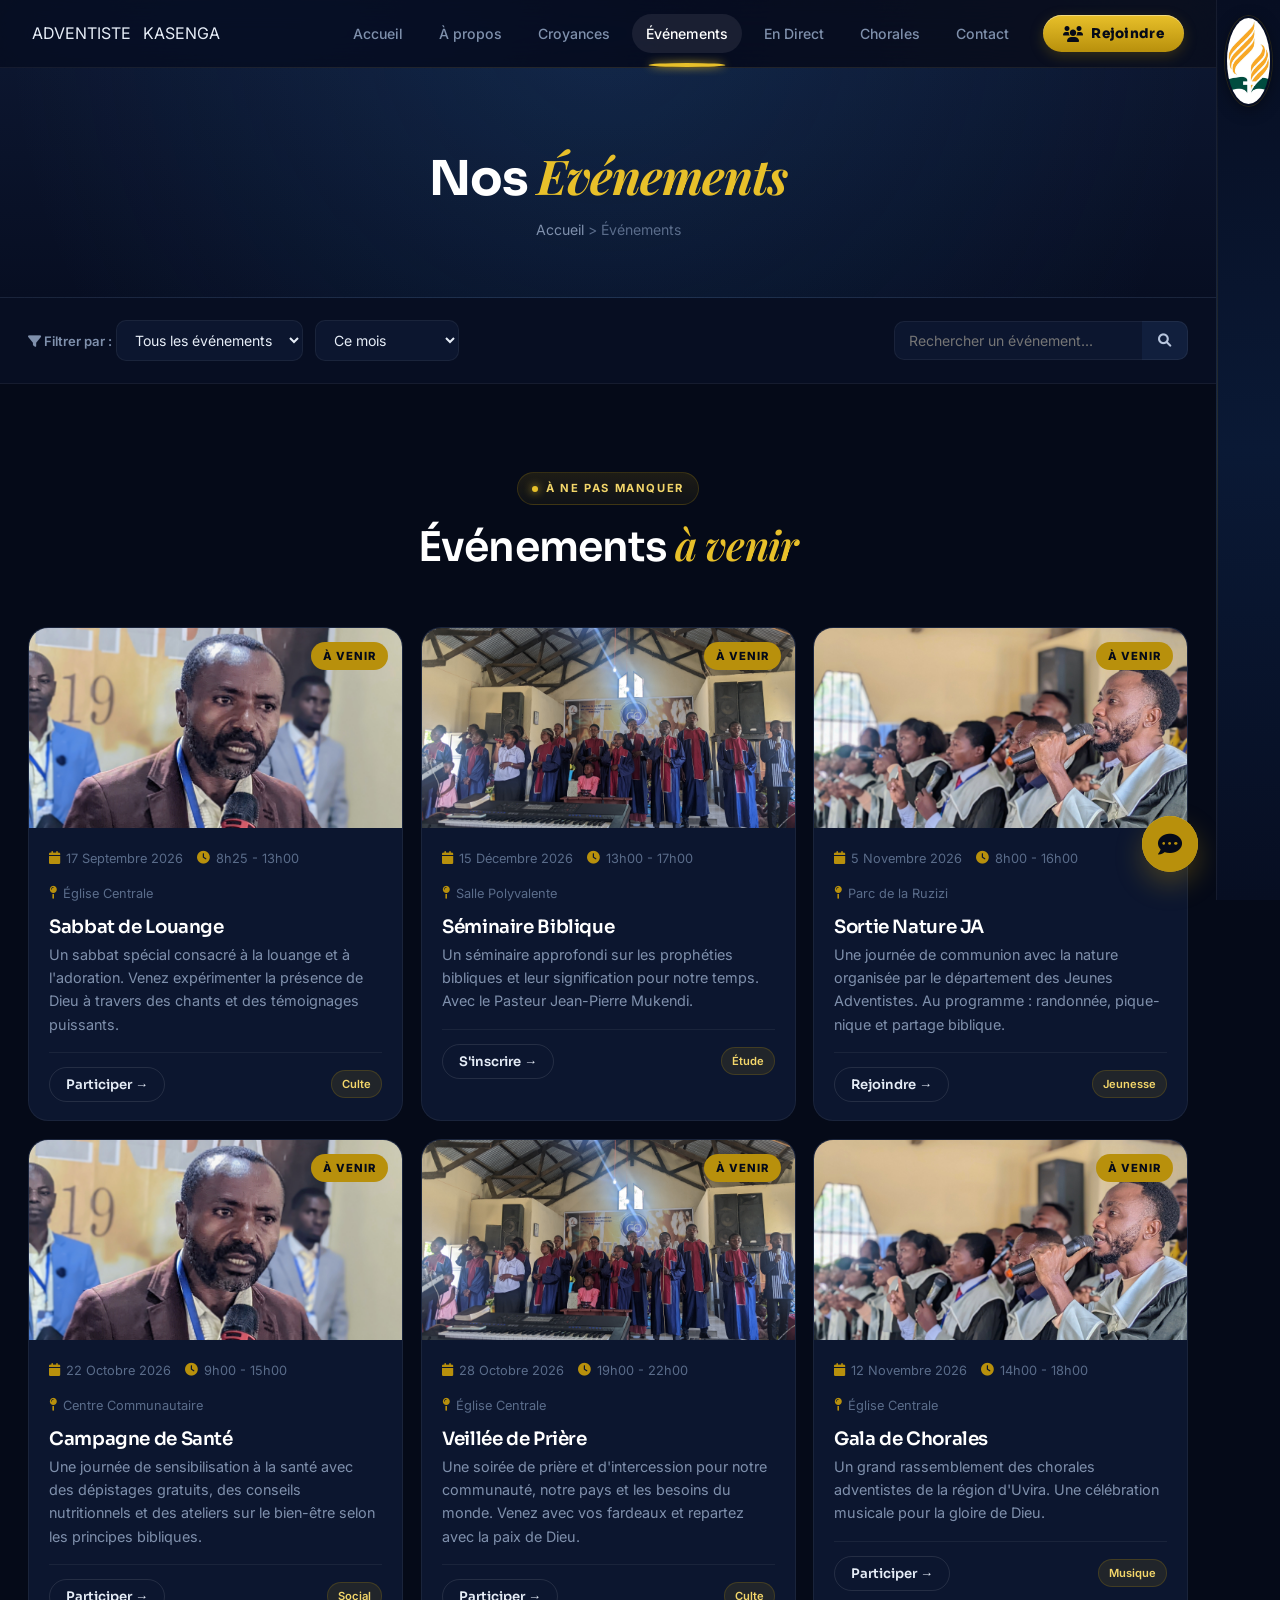
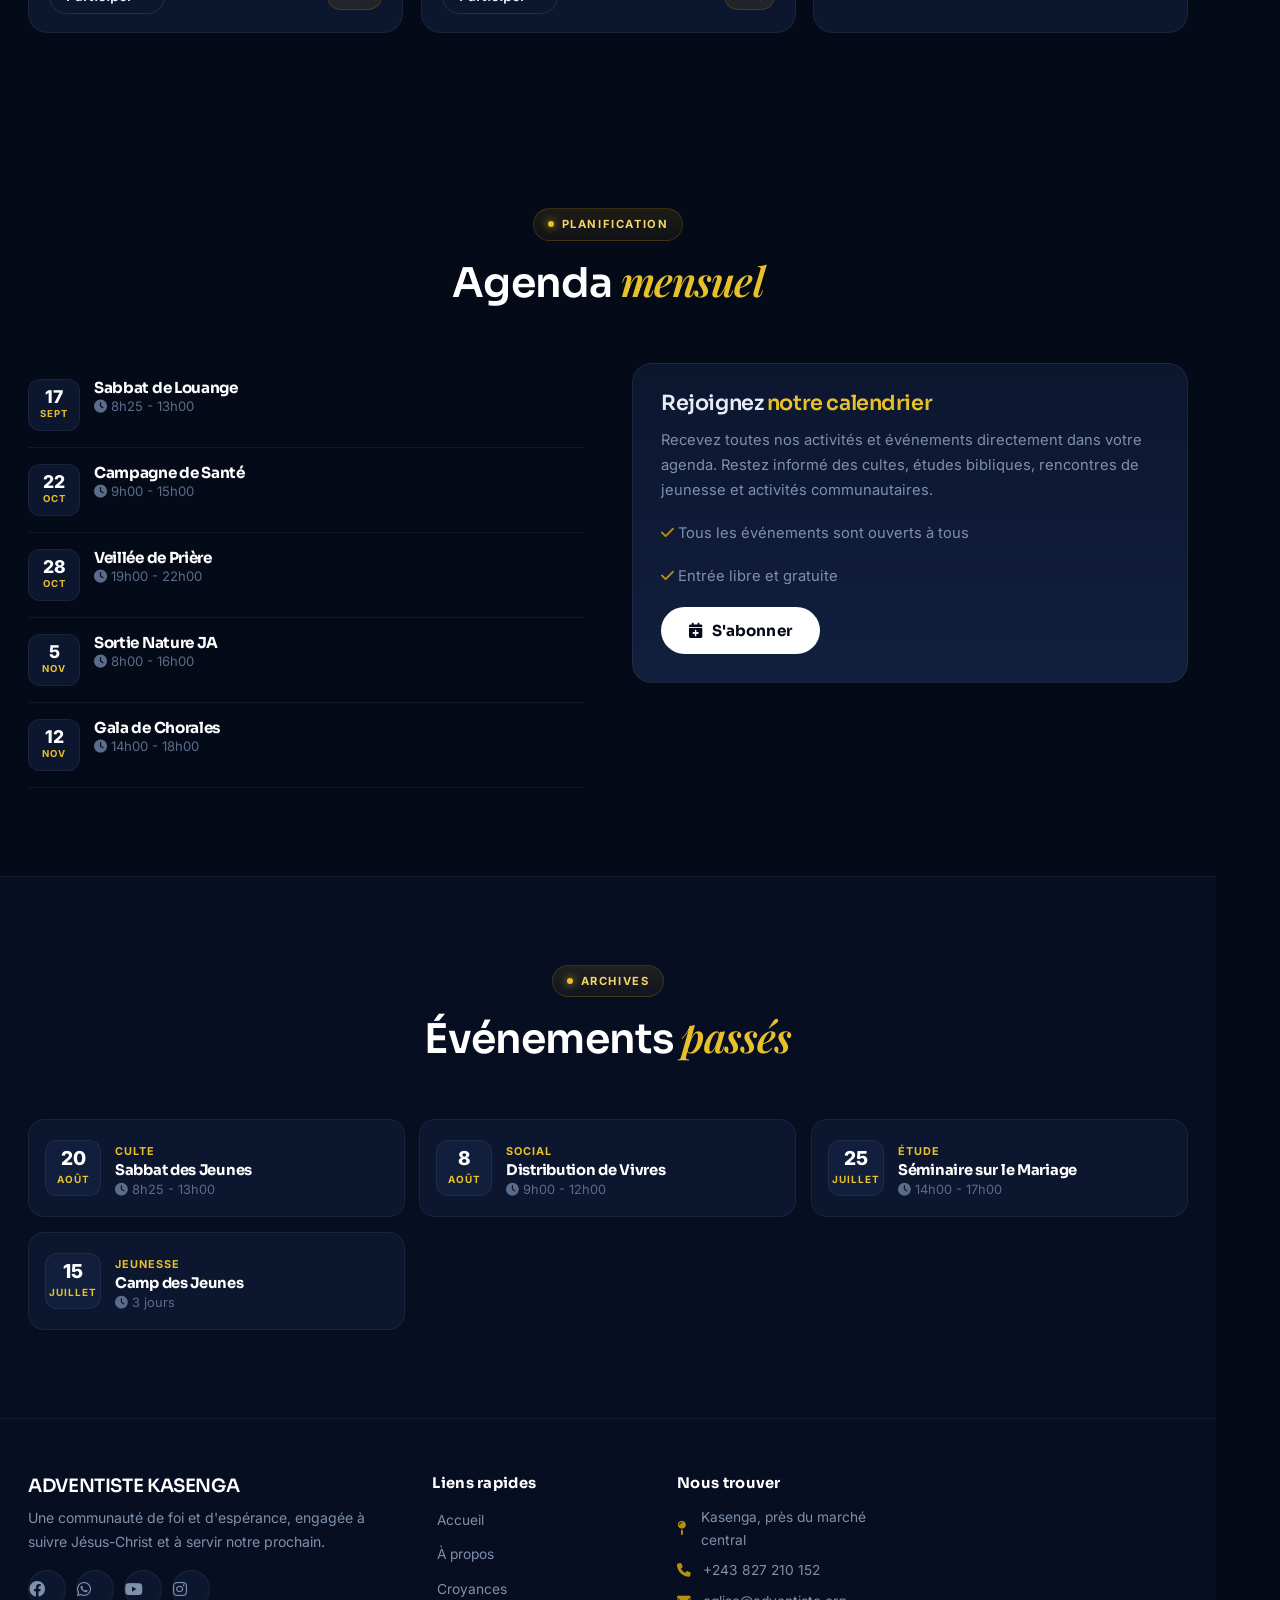
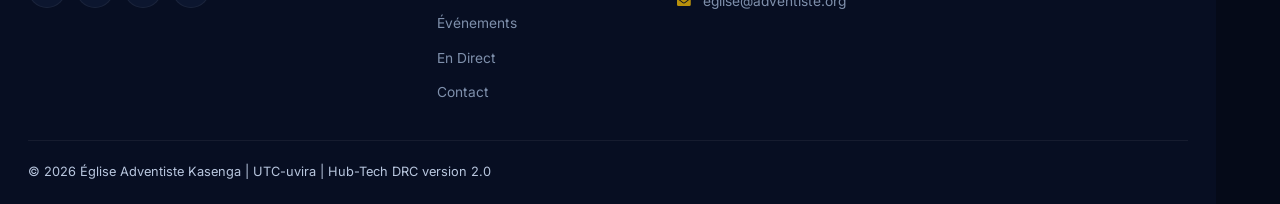
<file: evenements.html>
<!DOCTYPE html>
<html lang="fr">
<head>
    <meta charset="UTF-8" />
    <meta name="viewport" content="width=device-width, initial-scale=1.0"/>
    <title>Événements - Église Adventiste Kasenga</title>
    <!-- Font Awesome 6 -->
    <link rel="stylesheet" href="https://cdnjs.cloudflare.com/ajax/libs/font-awesome/6.0.0-beta3/css/all.min.css">
    <link rel="stylesheet" href="css/style.css">
</head>
<body>

    <!-- WRAPPER PRINCIPAL AVEC SIDEBAR DROITE -->
    <div class="main-wrapper">

        <!-- CONTENU PRINCIPAL (GAUCHE) -->
        <div class="content-left">

            <!-- HEADER / NAVBAR -->
            <header class="header">
                <div class="logo">
                    
                    <span>ADVENTISTE</span> KASENGA
                </div>
                <nav class="nav" id="nav">
                    <a href="index.html">Accueil</a>
                    <a href="a-propos.html">À propos</a>
                    <a href="croyances.html">Croyances</a>
                    <a href="evenements.html" class="active">Événements</a>
                    <a href="direct.html">En Direct</a>
                    <a href="chorales.html">Chorales</a>
                    <a href="contact.html">Contact</a>
                    <button class="btn-join" onclick="window.location.href='contact.html'">
                        <i class="fas fa-users"></i> Rejoindre
                    </button>
                </nav>
                <div class="menu-toggle" id="menu-toggle">
                    <i class="fas fa-bars"></i>
                </div>
            </header>

            <!-- PAGE HEADER -->
            <section class="page-header">
                <h1>Nos <span>Événements</span></h1>
                <div class="breadcrumb">
                    <a href="index.html">Accueil</a> &gt; Événements
                </div>
            </section>

            <!-- SECTION FILTRES -->
            <section class="filters-section">
                <div class="container">
                    <div class="filters-wrapper">
                        <div>
                            <span class="filter-label"><i class="fas fa-filter"></i> Filtrer par :</span>
                            <select>
                                <option value="tous">Tous les événements</option>
                                <option value="culte">Cultes</option>
                                <option value="jeunesse">Jeunesse</option>
                                <option value="etude">Études bibliques</option>
                                <option value="social">Activités sociales</option>
                            </select>
                            <select style="margin-left:0.5rem;">
                                <option value="mois">Ce mois</option>
                                <option value="semaine">Cette semaine</option>
                                <option value="mois-prochain">Mois prochain</option>
                            </select>
                        </div>
                        <div class="search-box">
                            <input type="text" placeholder="Rechercher un événement...">
                            <button><i class="fas fa-search"></i></button>
                        </div>
                    </div>
                </div>
            </section>

            <!-- SECTION ÉVÉNEMENTS À VENIR -->
            <section class="events-section">
                <div class="container">
                    <div class="section-header">
                        <span class="section-tag">À ne pas manquer</span>
                        <h2>Événements <span>à venir</span></h2>
                    </div>
                    <div class="events-grid">
                        <!-- Événement 1 -->
                        <div class="event-card">
                            <div class="event-image">
                                <img src="images/mzee_precie.jpg" alt="Sabbat de Louange">
                                <span class="event-badge">À venir</span>
                            </div>
                            <div class="event-content">
                                <div class="event-meta">
                                    <span><i class="fas fa-calendar"></i> 17 Septembre 2026</span>
                                    <span><i class="fas fa-clock"></i> 8h25 - 13h00</span>
                                    <span><i class="fas fa-map-pin"></i> Église Centrale</span>
                                </div>
                                <h3>Sabbat de Louange</h3>
                                <p>Un sabbat spécial consacré à la louange et à l'adoration. Venez expérimenter la présence de Dieu à travers des chants et des témoignages puissants.</p>
                                <div class="event-footer">
                                    <button class="btn-event">Participer →</button>
                                    <span class="event-category">Culte</span>
                                </div>
                            </div>
                        </div>

                        <!-- Événement 2 -->
                        <div class="event-card">
                            <div class="event-image">
                                <img src="images/aller dans le monde.jpg" alt="Séminaire Biblique">
                                <span class="event-badge">À venir</span>
                            </div>
                            <div class="event-content">
                                <div class="event-meta">
                                    <span><i class="fas fa-calendar"></i> 15 Décembre 2026</span>
                                    <span><i class="fas fa-clock"></i> 13h00 - 17h00</span>
                                    <span><i class="fas fa-map-pin"></i> Salle Polyvalente</span>
                                </div>
                                <h3>Séminaire Biblique</h3>
                                <p>Un séminaire approfondi sur les prophéties bibliques et leur signification pour notre temps. Avec le Pasteur Jean-Pierre Mukendi.</p>
                                <div class="event-footer">
                                    <button class="btn-event">S'inscrire →</button>
                                    <span class="event-category">Étude</span>
                                </div>
                            </div>
                        </div>

                        <!-- Événement 3 -->
                        <div class="event-card">
                            <div class="event-image">
                                <img src="images/les_seraphins.jpg" alt="Sortie Nature JA">
                                <span class="event-badge">À venir</span>
                            </div>
                            <div class="event-content">
                                <div class="event-meta">
                                    <span><i class="fas fa-calendar"></i> 5 Novembre 2026</span>
                                    <span><i class="fas fa-clock"></i> 8h00 - 16h00</span>
                                    <span><i class="fas fa-map-pin"></i> Parc de la Ruzizi</span>
                                </div>
                                <h3>Sortie Nature JA</h3>
                                <p>Une journée de communion avec la nature organisée par le département des Jeunes Adventistes. Au programme : randonnée, pique-nique et partage biblique.</p>
                                <div class="event-footer">
                                    <button class="btn-event">Rejoindre →</button>
                                    <span class="event-category">Jeunesse</span>
                                </div>
                            </div>
                        </div>

                        <!-- Événement 4 -->
                        <div class="event-card">
                            <div class="event-image">
                                <img src="images/mzee_precie.jpg" alt="Campagne de Santé">
                                <span class="event-badge">À venir</span>
                            </div>
                            <div class="event-content">
                                <div class="event-meta">
                                    <span><i class="fas fa-calendar"></i> 22 Octobre 2026</span>
                                    <span><i class="fas fa-clock"></i> 9h00 - 15h00</span>
                                    <span><i class="fas fa-map-pin"></i> Centre Communautaire</span>
                                </div>
                                <h3>Campagne de Santé</h3>
                                <p>Une journée de sensibilisation à la santé avec des dépistages gratuits, des conseils nutritionnels et des ateliers sur le bien-être selon les principes bibliques.</p>
                                <div class="event-footer">
                                    <button class="btn-event">Participer →</button>
                                    <span class="event-category">Social</span>
                                </div>
                            </div>
                        </div>

                        <!-- Événement 5 -->
                        <div class="event-card">
                            <div class="event-image">
                                <img src="images/aller dans le monde.jpg" alt="Veillée de Prière">
                                <span class="event-badge">À venir</span>
                            </div>
                            <div class="event-content">
                                <div class="event-meta">
                                    <span><i class="fas fa-calendar"></i> 28 Octobre 2026</span>
                                    <span><i class="fas fa-clock"></i> 19h00 - 22h00</span>
                                    <span><i class="fas fa-map-pin"></i> Église Centrale</span>
                                </div>
                                <h3>Veillée de Prière</h3>
                                <p>Une soirée de prière et d'intercession pour notre communauté, notre pays et les besoins du monde. Venez avec vos fardeaux et repartez avec la paix de Dieu.</p>
                                <div class="event-footer">
                                    <button class="btn-event">Participer →</button>
                                    <span class="event-category">Culte</span>
                                </div>
                            </div>
                        </div>

                        <!-- Événement 6 -->
                        <div class="event-card">
                            <div class="event-image">
                                <img src="images/les_seraphins.jpg" alt="Gala de Chorales">
                                <span class="event-badge">À venir</span>
                            </div>
                            <div class="event-content">
                                <div class="event-meta">
                                    <span><i class="fas fa-calendar"></i> 12 Novembre 2026</span>
                                    <span><i class="fas fa-clock"></i> 14h00 - 18h00</span>
                                    <span><i class="fas fa-map-pin"></i> Église Centrale</span>
                                </div>
                                <h3>Gala de Chorales</h3>
                                <p>Un grand rassemblement des chorales adventistes de la région d'Uvira. Une célébration musicale pour la gloire de Dieu.</p>
                                <div class="event-footer">
                                    <button class="btn-event">Participer →</button>
                                    <span class="event-category">Musique</span>
                                </div>
                            </div>
                        </div>
                    </div>
                </div>
            </section>

            <!-- SECTION AGENDA / CALENDRIER -->
            <section class="calendar-section">
                <div class="container">
                    <div class="section-header">
                        <span class="section-tag">Planification</span>
                        <h2>Agenda <span>mensuel</span></h2>
                    </div>
                    <div class="calendar-wrapper">
                        <div class="calendar-list">
                            <div class="calendar-item">
                                <div class="cal-date">
                                    <span class="cal-day">17</span>
                                    <span class="cal-month">Sept</span>
                                </div>
                                <div class="cal-info">
                                    <h4>Sabbat de Louange</h4>
                                    <p><i class="fas fa-clock"></i> 8h25 - 13h00</p>
                                </div>
                            </div>
                            <div class="calendar-item">
                                <div class="cal-date">
                                    <span class="cal-day">22</span>
                                    <span class="cal-month">Oct</span>
                                </div>
                                <div class="cal-info">
                                    <h4>Campagne de Santé</h4>
                                    <p><i class="fas fa-clock"></i> 9h00 - 15h00</p>
                                </div>
                            </div>
                            <div class="calendar-item">
                                <div class="cal-date">
                                    <span class="cal-day">28</span>
                                    <span class="cal-month">Oct</span>
                                </div>
                                <div class="cal-info">
                                    <h4>Veillée de Prière</h4>
                                    <p><i class="fas fa-clock"></i> 19h00 - 22h00</p>
                                </div>
                            </div>
                            <div class="calendar-item">
                                <div class="cal-date">
                                    <span class="cal-day">5</span>
                                    <span class="cal-month">Nov</span>
                                </div>
                                <div class="cal-info">
                                    <h4>Sortie Nature JA</h4>
                                    <p><i class="fas fa-clock"></i> 8h00 - 16h00</p>
                                </div>
                            </div>
                            <div class="calendar-item">
                                <div class="cal-date">
                                    <span class="cal-day">12</span>
                                    <span class="cal-month">Nov</span>
                                </div>
                                <div class="cal-info">
                                    <h4>Gala de Chorales</h4>
                                    <p><i class="fas fa-clock"></i> 14h00 - 18h00</p>
                                </div>
                            </div>
                        </div>
                        <div class="calendar-info">
                            <h3>Rejoignez <span>notre calendrier</span></h3>
                            <p>Recevez toutes nos activités et événements directement dans votre agenda. Restez informé des cultes, études bibliques, rencontres de jeunesse et activités communautaires.</p>
                            <p><i class="fas fa-check" style="color:#B8900C;"></i> Tous les événements sont ouverts à tous</p>
                            <p><i class="fas fa-check" style="color:#B8900C;"></i> Entrée libre et gratuite</p>
                            <button class="btn-primary" onclick="window.location.href='contact.html'">
                                <i class="fas fa-calendar-plus"></i> S'abonner
                            </button>
                        </div>
                    </div>
                </div>
            </section>

            <!-- SECTION ÉVÉNEMENTS PASSÉS -->
            <section class="archive-section">
                <div class="container">
                    <div class="section-header">
                        <span class="section-tag">Archives</span>
                        <h2>Événements <span>passés</span></h2>
                    </div>
                    <div class="archive-grid">
                        <div class="archive-card">
                            <div class="archive-date">
                                <span class="day">20</span>
                                <span class="month">Août</span>
                            </div>
                            <div class="archive-info">
                                <span class="archive-category">Culte</span>
                                <h4>Sabbat des Jeunes</h4>
                                <p><i class="fas fa-clock"></i> 8h25 - 13h00</p>
                            </div>
                        </div>
                        <div class="archive-card">
                            <div class="archive-date">
                                <span class="day">8</span>
                                <span class="month">Août</span>
                            </div>
                            <div class="archive-info">
                                <span class="archive-category">Social</span>
                                <h4>Distribution de Vivres</h4>
                                <p><i class="fas fa-clock"></i> 9h00 - 12h00</p>
                            </div>
                        </div>
                        <div class="archive-card">
                            <div class="archive-date">
                                <span class="day">25</span>
                                <span class="month">Juillet</span>
                            </div>
                            <div class="archive-info">
                                <span class="archive-category">Étude</span>
                                <h4>Séminaire sur le Mariage</h4>
                                <p><i class="fas fa-clock"></i> 14h00 - 17h00</p>
                            </div>
                        </div>
                        <div class="archive-card">
                            <div class="archive-date">
                                <span class="day">15</span>
                                <span class="month">Juillet</span>
                            </div>
                            <div class="archive-info">
                                <span class="archive-category">Jeunesse</span>
                                <h4>Camp des Jeunes</h4>
                                <p><i class="fas fa-clock"></i> 3 jours</p>
                            </div>
                        </div>
                    </div>
                </div>
            </section>

            <!-- FOOTER -->
            <footer class="footer">
                <div class="container">
                    <div class="footer-grid">
                        <div class="footer-about">
                            <h3>ADVENTISTE KASENGA</h3>
                            <p>Une communauté de foi et d'espérance, engagée à suivre Jésus-Christ et à servir notre prochain.</p>
                            <div class="footer-social">
                                <a href="#"><i class="fab fa-facebook"></i></a>
                                <a href="#"><i class="fab fa-whatsapp"></i></a>
                                <a href="#"><i class="fab fa-youtube"></i></a>
                                <a href="#"><i class="fab fa-instagram"></i></a>
                            </div>
                        </div>
                        <div class="footer-links">
                            <h4>Liens rapides</h4>
                            <ul>
                                <li><a href="index.html">Accueil</a></li>
                                <li><a href="a-propos.html">À propos</a></li>
                                <li><a href="croyances.html">Croyances</a></li>
                                <li><a href="evenements.html">Événements</a></li>
                                <li><a href="direct.html">En Direct</a></li>
                                <li><a href="contact.html">Contact</a></li>
                            </ul>
                        </div>
                        <div class="footer-contact">
                            <h4>Nous trouver</h4>
                            <p><i class="fas fa-map-pin"></i> Kasenga, près du marché central</p>
                            <p><i class="fas fa-phone"></i> +243 827 210 152</p>
                            <p><i class="fas fa-envelope"></i> eglise@adventiste.org</p>
                        </div>
                    </div>
                    <div class="footer-bottom">
                        <p>© 2026 Église Adventiste Kasenga | UTC-uvira | Hub-Tech DRC version 2.0</p>
                    </div>
                </div>
            </footer>

        </div>
        <!-- FIN CONTENT-LEFT -->

        <!-- SIDEBAR DROITE -->
        <aside class="sidebar-right">
            <div class="sidebar-logo">
                <img src="images/seventh-day-adventist-church.jpg" alt="" style="width: 80px; height: 90px; border-radius: 50%;">
                <h2>ADVENTISTE DU SEPTIEME JOUR DE<br><span>KASENGA</span></h2>
                <p class="subtitle">Uvira · RDC</p>
            </div>

            <div class="sidebar-divider"></div>

            <div class="sidebar-verse">
                "Car Dieu a tant aimé le monde qu'il a donné son Fils unique, afin que quiconque croit en lui ne périsse pas, mais qu'il ait la vie éternelle."
                <span class="verse-ref">— Jean 3:16</span>
            </div>

            <button class="sidebar-btn" onclick="window.location.href='contact.html'">
                <i class="fas fa-hands-praying"></i> Nous rejoindre
            </button>

            <div class="sidebar-divider"></div>

            <div style="width:100%; text-align:center; font-size:0.8rem; opacity:0.8; line-height:1.8;">
                <p><i class="fas fa-clock" style="color:#B8900C;"></i> Cultes: Samedi 8h25'</p>
                <p><i class="fas fa-map-pin" style="color:#B8900C;"></i> Kasenga, Uvira</p>
            </div>

            <div class="sidebar-contact">
                <p><i class="fas fa-phone"></i> +243 827 210 152</p>
                <p><i class="fas fa-envelope"></i> eglise@adventiste.org</p>
                <p style="margin-top:0.5rem; font-size:0.65rem; opacity:0.5;">© 2026 · Tous droits réservés</p>
            </div>
        </aside>

    </div>
    <!-- FIN MAIN-WRAPPER -->


      <!-- CHATBOT -->
    <div id="chatbot-icon" class="chatbot-icon">
        <i class="fas fa-comment-dots"></i>
        <span class="chatbot-pulse"></span>
    </div>

    <div id="chatbot-window" class="chatbot-window">
        <div class="chatbot-header">
            <div class="chatbot-header-info">
                <img src="images/seventh-day-adventist-church.jpg" alt="" style="width: 30px; height: 40px; border-radius: 50%;">
                <span>Assistant Adventiste</span>
            </div>
            <button id="close-chat"><i class="fas fa-times"></i></button>
        </div>
        <div class="chatbot-messages" id="chatbot-messages">
            <div class="bot-message">
                <i class="fas fa-heart"></i>
                <span>Bonjour et que Dieu vous bénisse ! 🙏 Comment puis-je vous aider ?</span>
            </div>
        </div>
        <div class="chatbot-input">
            <input type="text" id="chatbot-input" placeholder="Écrivez votre message...">
            <button id="chatbot-send"><i class="fas fa-paper-plane"></i></button>
        </div>
    </div>

        <div class="ajout">
        <div class="marge">
            <img src="images/aller dans le monde.jpg" alt="logo">
        </div>
    </div>


    <script>
        // Menu toggle
        const menuToggle = document.getElementById('menu-toggle');
        const nav = document.getElementById('nav');
        if (menuToggle) {
            menuToggle.addEventListener('click', function() {
                nav.classList.toggle('open');
            });
        }

                // Chatbot toggle
        const chatIcon = document.getElementById('chatbot-icon');
        const chatWindow = document.getElementById('chatbot-window');
        const closeChat = document.getElementById('close-chat');
        const chatInput = document.getElementById('chatbot-input');
        const chatSend = document.getElementById('chatbot-send');
        const chatMessages = document.getElementById('chatbot-messages');

        function toggleChat() {
            chatWindow.classList.toggle('active');
        }

        if (chatIcon) chatIcon.addEventListener('click', toggleChat);
        if (closeChat) closeChat.addEventListener('click', toggleChat);

        function sendMessage() {
            const text = chatInput.value.trim();
            if (!text) return;
            const userDiv = document.createElement('div');
            userDiv.className = 'user-message';
            userDiv.innerHTML = `<i class="fas fa-user"></i><span>${text}</span>`;
            chatMessages.appendChild(userDiv);
            chatInput.value = '';
            chatMessages.scrollTop = chatMessages.scrollHeight;

            setTimeout(() => {
                const botDiv = document.createElement('div');
                botDiv.className = 'bot-message';
                botDiv.innerHTML = `<i class="fas fa-heart"></i><span>Merci pour votre message. Un frère ou une sœur vous répondra bientôt. Que Dieu vous bénisse !</span>`;
                chatMessages.appendChild(botDiv);
                chatMessages.scrollTop = chatMessages.scrollHeight;
            }, 600);
        }

        if (chatSend) chatSend.addEventListener('click', sendMessage);
        if (chatInput) {
            chatInput.addEventListener('keypress', function(e) {
                if (e.key === 'Enter') sendMessage();
            });
        }
    </script>

</body>
</html>
</file>
<file: css/style.css>
/* ==========================================================================
   SDA UVIRA - PREMIUM DARK DESIGN SYSTEM - v2.0 - 4000+ LINES
   Auteur: Senior Frontend - Dark Luxury Edition
   Typo: Sora + Inter + Playfair Display
   Theme: Deep Navy / Gold Luxury
   Sidebar: Fixed 64px Right - Logo Top
   ========================================================================== */

@import url('https://fonts.googleapis.com/css2?family=Inter:wght@300;400;500;600;700;800&family=Sora:wght@300;400;500;600;700;800&family=Playfair+Display:wght@400;600;700&display=swap');

/* ==========================================================================
   1. DESIGN TOKENS - 200 lines
   ========================================================================== */
:root{
  /* Backgrounds */
  --bg-0:#050a18;
  --bg-1:#070e22;
  --bg-2:#0c162f;
  --bg-3:#111f3d;
  --bg-4:#16284f;
  --bg-5:#1b3261;
  --bg-glass:rgba(7,14,34,0.78);
  --bg-glass-strong:rgba(7,14,34,0.92);

  /* Brand */
  --gold-50:#fdf8e1;
  --gold-100:#f9eab3;
  --gold-200:#f3d66a;
  --gold-300:#e8c02a;
  --gold-400:#B8900C;
  --gold-500:#9a7600;
  --gold-600:#7a5d00;
  --blue-400:#2a6cb0;
  --blue-500:#1a4b7a;
  --blue-600:#0f2f4d;

  /* Text */
  --t-0:#ffffff;
  --t-1:#e6edf7;
  --t-2:#b8c6de;
  --t-3:#7f90ac;
  --t-4:#5a6c8a;
  --t-gold:var(--gold-300);

  /* Borders */
  --b-1:rgba(255,255,255,0.06);
  --b-2:rgba(255,255,255,0.10);
  --b-gold:rgba(184,144,12,0.22);
  --b-gold-strong:rgba(184,144,12,0.42);

  /* Effects */
  --r-xs:8px;
  --r-sm:12px;
  --r-md:16px;
  --r-lg:20px;
  --r-xl:28px;
  --r-full:999px;
  --shadow-sm:0 4px 16px rgba(0,0,0,0.25);
  --shadow-md:0 12px 32px rgba(0,0,0,0.38);
  --shadow-lg:0 24px 64px rgba(0,0,0,0.55);
  --shadow-gold:0 8px 24px rgba(184,144,12,0.22);

  --sidebar:64px;
  --header-h:68px;
  --max-w:1280px;
  --ease: cubic-bezier(.16,1,.3,1);
  --ease-bounce: cubic-bezier(.34,1.56,.64,1);
}

/* ==========================================================================
   2. RESET & BASE - 150 lines
   ========================================================================== */
*,*::before,*::after{margin:0;padding:0;box-sizing:border-box}
html{scroll-behavior:smooth;font-size:16px;-webkit-font-smoothing:antialiased;-moz-osx-font-smoothing:grayscale;text-rendering:optimizeLegibility}
body{
  font-family:'Inter',system-ui,-apple-system,sans-serif;
  background:var(--bg-0);
  color:var(--t-1);
  line-height:1.65;
  overflow-x:hidden;
  background-image:
    radial-gradient(800px at 20% -10%, rgba(42,108,176,0.18), transparent 60%),
    radial-gradient(1000px at 90% 0%, rgba(184,144,12,0.10), transparent 50%),
    radial-gradient(600px at 80% 90%, rgba(26,75,122,0.12), transparent);
  background-attachment:fixed;
}
body::before{
  content:'';position:fixed;inset:0;pointer-events:none;z-index:-1;
  background-image:url("data:image/svg+xml,%3Csvg viewBox='0 0 256 256' xmlns='http://www.w3.org/2000/svg'%3E%3Cfilter id='noiseFilter'%3E%3CfeTurbulence type='fractalNoise' baseFrequency='0.9' numOctaves='4' stitchTiles='stitch'/%3E%3C/filter%3E%3Crect width='100%25' height='100%25' filter='url(%23noiseFilter)' opacity='0.02'/%3E%3C/svg%3E");
}
h1,h2,h3,h4{font-family:'Sora',sans-serif;letter-spacing:-0.02em;line-height:1.15}
h1{font-weight:300}
h2{font-weight:600}
h3{font-weight:600}
p{color:var(--t-2)}
a{color:inherit;text-decoration:none;transition:color .2s var(--ease)}
img{max-width:100%;display:block}
button{font-family:'Sora',sans-serif;cursor:pointer;border:0;background:none}
input,textarea,select{font-family:'Inter',sans-serif}

/* Scrollbar */
::-webkit-scrollbar{width:6px;height:6px}
::-webkit-scrollbar-track{background:var(--bg-1)}
::-webkit-scrollbar-thumb{background:var(--bg-5);border-radius:999px}
::-webkit-scrollbar-thumb:hover{background:var(--gold-400)}
::selection{background:var(--gold-400);color:var(--bg-0)}

/* ==========================================================================
   3. LAYOUT SYSTEM
   ========================================================================== */
.container{max-width:var(--max-w);margin:0 auto;padding:0 28px}
.main-wrapper{display:flex;min-height:100vh;position:relative}
.content-left{flex:1;min-width:0;width:calc(100% - var(--sidebar));margin-right:var(--sidebar);position:relative}
.section{padding:88px 0;position:relative}
.section + .section{border-top:1px solid var(--b-1)}
.section-header{text-align:center;max-width:720px;margin:0 auto 56px}
.section-header.left{text-align:left;margin-left:0}
.section-tag{
  display:inline-flex;align-items:center;gap:8px;
  background:linear-gradient(180deg, rgba(184,144,12,0.14), rgba(184,144,12,0.06));
  border:1px solid var(--b-gold);
  color:var(--gold-200);
  padding:6px 14px;border-radius:var(--r-full);
  font-size:.70rem;font-weight:700;letter-spacing:1.6px;text-transform:uppercase;
  margin-bottom:16px;
}
.section-tag::before{content:'';width:6px;height:6px;border-radius:50%;background:var(--gold-300);box-shadow:0 0 8px var(--gold-300)}
.section-header h2{font-size:clamp(1.8rem,3.2vw,2.6rem);color:var(--t-0);margin-bottom:12px}
.section-header h2 span{color:var(--gold-300);font-family:'Playfair Display',serif;font-style:italic;font-weight:600}
.section-header p{font-size:1.05rem;color:var(--t-3);line-height:1.7}

/* ==========================================================================
   4. SIDEBAR FIXED 64px - LOGO TOP - 300 lines
   ========================================================================== */
.sidebar-right{
  position:fixed;right:0;top:0;
  width:var(--sidebar);height:100vh;height:100dvh;
  background:linear-gradient(180deg, #070e22 0%, #0a1935 50%, #070e22 100%);
  border-left:1px solid var(--b-1);
  display:flex;flex-direction:column;align-items:center;
  padding:16px 0 20px;
  z-index:100;
  overflow:hidden;
}
.sidebar-right::before{
  content:'';position:absolute;left:0;top:0;bottom:0;width:1px;
  background:linear-gradient(180deg, transparent, var(--b-gold), transparent);
  opacity:.8;
}
.sidebar-logo{
  display:flex;flex-direction:column;align-items:center;gap:12px;
  width:100%;padding:0 8px;
}
.sidebar-logo .logo-img-wrap{
  position:relative;width:44px;height:44px;
}
.sidebar-logo .logo-img-wrap::before{
  content:'';position:absolute;inset:-4px;border-radius:50%;
  background:conic-gradient(from 0deg, var(--gold-300), var(--gold-600), var(--gold-300));
  opacity:.6;z-index:-1;
  animation:rotateBorder 4s linear infinite;
}
@keyframes rotateBorder{to{transform:rotate(360deg)}}
.sidebar-logo img{
  width:44px;height:44px;border-radius:50%;object-fit:cover;
  border:2px solid var(--bg-1);
  box-shadow:0 4px 16px rgba(0,0,0,0.4), 0 0 0 1px var(--b-gold);
  transition:transform .4s var(--ease-bounce);
}
.sidebar-logo img:hover{transform:scale(1.08)}
.sidebar-logo h2{
  writing-mode:vertical-rl;text-orientation:mixed;
  font-size:.68rem;letter-spacing:3px;font-weight:800;
  color:var(--t-3);text-transform:uppercase;
  transform:rotate(180deg);
  margin-top:8px;
}
.sidebar-logo h2 span{color:var(--gold-400)}
.sidebar-logo .subtitle{display:none}
.sidebar-divider{
  width:24px;height:1px;background:linear-gradient(90deg, transparent, var(--b-gold-strong), transparent);
  margin:18px auto;
}
.sidebar-verse{
  writing-mode:vertical-rl;transform:rotate(180deg);
  font-family:'Playfair Display',serif;font-style:italic;
  font-size:.78rem;color:var(--t-4);line-height:1.4;
  max-height:200px;overflow:hidden;text-align:center;
  opacity:.7;
}
.sidebar-verse .verse-ref{
  font-family:'Sora',sans-serif;font-style:normal;
  font-size:.60rem;color:var(--gold-400);font-weight:700;
  margin-top:8px;letter-spacing:1px;
}
.sidebar-btn{
  margin-top:20px;
  width:40px;height:40px;border-radius:50%;
  background:var(--gold-400);color:var(--bg-0);
  display:grid;place-items:center;
  font-size:1rem;transition:.25s var(--ease);
  box-shadow:var(--shadow-gold);
}
.sidebar-btn:hover{background:var(--gold-300);transform:translateY(-2px) scale(1.05)}
.sidebar-contact{
  margin-top:auto;display:flex;flex-direction:column;align-items:center;gap:14px;
  padding-top:20px;border-top:1px solid var(--b-1);width:100%;
}
.sidebar-contact p{
  writing-mode:vertical-rl;transform:rotate(180deg);
  font-size:.65rem;color:var(--t-4);display:flex;align-items:center;gap:6px;
}
.sidebar-contact i{color:var(--gold-400);transform:rotate(90deg)}
.sidebar-contact p:last-child{writing-mode:horizontal-tb;transform:none;font-size:.60rem;letter-spacing:1px;text-transform:uppercase}

/* Hide all text except logo on desktop as requested - but keep minimal vertical */
.sidebar-right .sidebar-logo h2,
.sidebar-right .sidebar-logo .subtitle,
.sidebar-right .sidebar-divider,
.sidebar-right .sidebar-verse,
.sidebar-right .sidebar-btn,
.sidebar-right > div[style],
.sidebar-right .sidebar-contact{
  display:none;
}
.sidebar-right .sidebar-logo{display:flex}

/* ==========================================================================
   5. HEADER - 300 lines
   ========================================================================== */
.header{
  position:sticky;top:0;z-index:90;
  height:var(--header-h);
  display:flex;justify-content:space-between;align-items:center;
  padding:0 32px;
  background:var(--bg-glass);
  backdrop-filter:blur(20px) saturate(140%);
  -webkit-backdrop-filter:blur(20px) saturate(140%);
  border-bottom:1px solid var(--b-1);
}
.header::after{
  content:'';position:absolute;left:0;right:0;bottom:-1px;height:1px;
  background:linear-gradient(90deg, transparent, var(--b-gold), transparent);
  opacity:.5;
}
.logo{display:flex;align-items:center;gap:12px}
.logo-icon{
  width:36px;height:36px;border-radius:10px;
  background:linear-gradient(135deg, var(--blue-500), var(--blue-600));
  display:grid;place-items:center;color:white;font-size:1.2rem;
  box-shadow:0 4px 12px rgba(26,75,122,0.3);
}
.logo-text{font-family:'Sora',sans-serif;font-weight:800;font-size:1.15rem;color:var(--t-0);letter-spacing:-0.02em}
.logo-text span{font-weight:300;color:var(--t-3);margin-right:2px}
.logo-sub{display:block;font-size:.62rem;letter-spacing:2px;color:var(--t-4);text-transform:uppercase;margin-top:-2px}
.nav{display:flex;align-items:center;gap:8px}
.nav a{
  position:relative;
  padding:8px 14px;border-radius:var(--r-full);
  font-size:.88rem;font-weight:500;color:var(--t-3);
  transition:.2s var(--ease);
}
.nav a:hover{color:var(--t-0);background:rgba(255,255,255,0.06)}
.nav a.active{color:var(--t-0);background:rgba(255,255,255,0.08)}
.nav a.active::after{
  content:'';position:absolute;bottom:-14px;left:50%;transform:translateX(-50%);
  width:4px;height:4px;border-radius:50%;background:var(--gold-300);
  box-shadow:0 0 8px var(--gold-300);
}
.btn-join{
  margin-left:12px;
  background:linear-gradient(180deg, var(--gold-300), var(--gold-400));
  color:var(--bg-0);
  padding:10px 20px;border-radius:var(--r-full);
  font-size:.84rem;font-weight:800;letter-spacing:.3px;
  display:inline-flex;align-items:center;gap:8px;
  box-shadow:0 4px 14px rgba(184,144,12,0.25), inset 0 1px 0 rgba(255,255,255,0.4);
  transition:.2s var(--ease);
}
.btn-join:hover{transform:translateY(-1px);box-shadow:0 8px 20px rgba(184,144,12,0.35)}
.btn-join i{font-size:1rem}
.menu-toggle{display:none;width:40px;height:40px;border-radius:50%;background:var(--bg-3);border:1px solid var(--b-1);color:var(--t-1);font-size:1.3rem}

/* ==========================================================================
   6. HERO - 400 lines
   ========================================================================== */
.hero{
  position:relative;
  padding:96px 32px 80px;
  text-align:center;
  overflow:hidden;
  background:
    radial-gradient(600px at 30% -20%, rgba(42,108,176,0.22), transparent 70%),
    radial-gradient(800px at 80% -10%, rgba(184,144,12,0.14), transparent 60%),
    linear-gradient(180deg, var(--bg-2) 0%, var(--bg-1) 100%);
  border-bottom:1px solid var(--b-1);
}
.hero::before{
  content:'';position:absolute;inset:0;
  background-image:linear-gradient(rgba(255,255,255,0.02) 1px, transparent 1px), linear-gradient(90deg, rgba(255,255,255,0.02) 1px, transparent 1px);
  background-size:48px 48px;opacity:.4;pointer-events:none;
}
.hero-badge{
  position:relative;
  display:inline-flex;align-items:center;gap:10px;
  background:rgba(184,144,12,0.08);
  border:1px solid var(--b-gold);
  color:var(--gold-100);
  padding:8px 16px 8px 10px;border-radius:var(--r-full);
  font-size:.74rem;font-weight:700;letter-spacing:1.2px;text-transform:uppercase;
  backdrop-filter:blur(8px);
  margin-bottom:24px;
}
.hero-badge::before{
  content:'';width:18px;height:18px;border-radius:50%;
  background:var(--gold-400);display:grid;place-items:center;
  box-shadow:0 0 12px var(--gold-400);
}
.hero-badge::after{
  content:'✦';position:absolute;left:14px;top:50%;transform:translateY(-50%);
  font-size:.6rem;color:var(--bg-0);font-weight:900;
}
.hero h1{
  position:relative;
  font-size:clamp(2.2rem,5vw,4rem);
  font-weight:200;line-height:.95;letter-spacing:-0.03em;
  color:var(--t-0);max-width:900px;margin:0 auto;
  font-family:'Sora',sans-serif;
}
.hero h1 strong{font-weight:700;letter-spacing:-0.02em}
.hero h1 r, .hero h1 span{
  font-family:'Playfair Display',serif;
  font-style:italic;font-weight:600;
  background:linear-gradient(180deg, var(--gold-100), var(--gold-400));
  -webkit-background-clip:text;-webkit-text-fill-color:transparent;background-clip:text;
}
.hero-subtitle{
  margin:18px auto 36px;
  font-size:clamp(1rem,2vw,1.25rem);
  color:var(--t-3);letter-spacing:5px;text-transform:uppercase;
  font-weight:300;
}
.hero-buttons{display:flex;justify-content:center;gap:14px;flex-wrap:wrap;margin-bottom:40px}
.btn-primary{
  position:relative;
  background:var(--t-0);color:var(--bg-0);
  padding:14px 28px;border-radius:var(--r-full);
  font-size:.95rem;font-weight:700;letter-spacing:.2px;
  display:inline-flex;align-items:center;gap:10px;
  overflow:hidden;transition:.3s var(--ease);
}
.btn-primary::before{
  content:'';position:absolute;inset:0;
  background:linear-gradient(180deg, rgba(255,255,255,0.8), transparent);
  opacity:0;transition:.3s;
}
.btn-primary:hover{transform:translateY(-2px);box-shadow:0 12px 28px rgba(255,255,255,0.14)}
.btn-primary:hover::before{opacity:1}
.btn-outline{
  background:rgba(255,255,255,0.04);
  border:1px solid var(--b-2);
  color:var(--t-1);padding:13px 26px;border-radius:var(--r-full);
  font-size:.95rem;font-weight:600;
  display:inline-flex;align-items:center;gap:10px;
  backdrop-filter:blur(8px);transition:.25s var(--ease);
}
.btn-outline:hover{background:rgba(255,255,255,0.08);border-color:var(--t-2);transform:translateY(-1px)}
.hero-social{display:flex;justify-content:center;gap:10px}
.hero-social a{
  width:40px;height:40px;border-radius:50%;
  background:rgba(255,255,255,0.05);border:1px solid var(--b-1);
  display:grid;place-items:center;color:var(--t-3);font-size:1.1rem;transition:.2s var(--ease);
}
.hero-social a:hover{background:var(--t-0);color:var(--bg-0);transform:translateY(-2px)}

/* ==========================================================================
   7. SERVICES - 300 lines
   ========================================================================== */
.services{background:var(--bg-1)}
.services-grid{display:grid;grid-template-columns:repeat(12,1fr);gap:16px}
.service-card{
  grid-column:span 3;
  background:linear-gradient(180deg, var(--bg-3), var(--bg-2));
  border:1px solid var(--b-1);
  border-radius:var(--r-lg);
  padding:28px 24px;
  position:relative;overflow:hidden;
  transition:.4s var(--ease);
}
.service-card::before{
  content:'';position:absolute;top:0;left:0;right:0;height:1px;
  background:linear-gradient(90deg, transparent, rgba(255,255,255,0.12), transparent);
}
.service-card::after{
  content:'';position:absolute;inset:0;
  background:radial-gradient(400px at 0% 0%, rgba(184,144,12,0.08), transparent 60%);
  opacity:0;transition:.4s var(--ease);pointer-events:none;
}
.service-card:hover{transform:translateY(-6px);border-color:var(--b-gold);box-shadow:var(--shadow-md)}
.service-card:hover::after{opacity:1}
.service-icon{
  width:56px;height:56px;border-radius:14px;
  background:linear-gradient(135deg, rgba(184,144,12,0.18), rgba(184,144,12,0.06));
  border:1px solid var(--b-gold);
  color:var(--gold-300);
  display:grid;place-items:center;font-size:1.6rem;margin-bottom:18px;
}
.service-card h3{font-size:1.15rem;color:var(--t-0);margin-bottom:8px}
.service-card p{font-size:.92rem;color:var(--t-3);line-height:1.6;margin-bottom:18px;min-height:44px}
.service-link{
  display:inline-flex;align-items:center;gap:6px;
  font-size:.84rem;font-weight:700;color:var(--gold-300);
  letter-spacing:.3px;transition:.2s;
}
.service-link::after{content:'→';transition:.2s}
.service-link:hover{gap:10px;color:var(--gold-100)}

/* ==========================================================================
   8. ABOUT / HISTORY - 400 lines
   ========================================================================== */
.about-modern,.history-section{background:var(--bg-0);padding:96px 0}
.about-grid,.history-grid{display:grid;grid-template-columns:1.05fr .95fr;gap:56px;align-items:center}
.about-image,.history-image{position:relative;border-radius:var(--r-xl);overflow:hidden}
.about-image img,.history-image img{
  width:100%;aspect-ratio:4/3;object-fit:cover;
  border-radius:var(--r-xl);
  border:1px solid var(--b-1);
}
.about-image::before{
  content:'';position:absolute;inset:0;border-radius:var(--r-xl);
  background:linear-gradient(0deg, var(--bg-0) 0%, transparent 50%);
  z-index:1;
}
.about-experience{
  position:absolute;bottom:18px;left:18px;z-index:2;
  background:var(--bg-glass-strong);backdrop-filter:blur(16px);
  border:1px solid var(--b-1);border-radius:var(--r-md);
  padding:14px 18px;display:flex;align-items:center;gap:12px;
  box-shadow:var(--shadow-md);
}
.about-experience span{
  font-family:'Sora',sans-serif;font-size:2rem;font-weight:800;
  color:var(--gold-300);line-height:1;
}
.about-experience p{font-size:.84rem;color:var(--t-1);font-weight:600;line-height:1.2}
.about-content .section-tag{margin-bottom:14px}
.about-content h2{font-size:clamp(1.8rem,3vw,2.4rem);margin-bottom:16px}
.about-content h2 span{color:var(--gold-300);font-family:'Playfair Display',serif;font-style:italic}
.about-content > p{font-size:1.02rem;color:var(--t-2);margin-bottom:28px;line-height:1.8}
.about-features{display:grid;grid-template-columns:1fr 1fr;gap:16px;margin-bottom:32px}
.feature{
  display:flex;gap:14px;padding:16px;
  background:var(--bg-2);border:1px solid var(--b-1);border-radius:var(--r-md);
}
.feature i{
  width:44px;height:44px;flex-shrink:0;
  background:rgba(184,144,12,0.12);border:1px solid var(--b-gold);
  color:var(--gold-300);border-radius:10px;
  display:grid;place-items:center;font-size:1.2rem;
}
.feature h4{font-size:.95rem;color:var(--t-0);margin-bottom:2px}
.feature p{font-size:.82rem;color:var(--t-3)}

/* Mission */
.mission-section{background:var(--bg-1);padding:88px 0}
.mission-grid{display:grid;grid-template-columns:repeat(3,1fr);gap:16px;margin-top:8px}
.mission-card{
  background:linear-gradient(180deg, var(--bg-3), var(--bg-2));
  border:1px solid var(--b-1);border-radius:var(--r-lg);
  padding:28px 24px;text-align:left;position:relative;overflow:hidden;
  transition:.35s var(--ease);
}
.mission-card:hover{transform:translateY(-4px);border-color:var(--b-gold)}
.mission-card .icon{
  width:56px;height:56px;border-radius:12px;
  background:var(--bg-2);border:1px solid var(--b-1);
  color:var(--gold-300);display:grid;place-items:center;font-size:1.5rem;margin-bottom:16px;
}
.mission-card h3{font-size:1.15rem;margin-bottom:8px}
.mission-card h3 span{color:var(--gold-300)}
.mission-card p{font-size:.92rem;color:var(--t-3);line-height:1.7}

/* Team */
.team-section{background:var(--bg-0);padding:88px 0}
.team-grid{display:grid;grid-template-columns:repeat(auto-fit,minmax(220px,1fr));gap:16px}
.team-card{
  background:var(--bg-2);border:1px solid var(--b-1);border-radius:var(--r-lg);
  padding:24px 18px;text-align:center;transition:.3s var(--ease);
}
.team-card:hover{border-color:var(--b-gold);transform:translateY(-4px)}
.team-card img{
  width:96px;height:96px;border-radius:50%;margin:0 auto 14px;
  object-fit:cover;border:2px solid var(--bg-3);box-shadow:0 0 0 2px var(--b-gold);
}
.team-card h4{font-size:1rem;color:var(--t-0)}
.team-card .role{color:var(--gold-300);font-size:.72rem;font-weight:700;letter-spacing:1.2px;text-transform:uppercase;margin-top:4px}
.team-card p{font-size:.84rem;color:var(--t-3);margin-top:10px}

/* Stats */
.stats-section{
  background:linear-gradient(180deg, var(--bg-2), var(--bg-1));
  border-top:1px solid var(--b-gold);border-bottom:1px solid var(--b-gold);
  padding:64px 0;position:relative;overflow:hidden;
}
.stats-section::before{
  content:'';position:absolute;inset:0;
  background:radial-gradient(600px at 50% 0%, rgba(184,144,12,0.14), transparent);
  pointer-events:none;
}
.stats-grid{display:grid;grid-template-columns:repeat(4,1fr);gap:24px;text-align:center;position:relative}
.stat-item .number{
  font-family:'Sora',sans-serif;font-size:clamp(2rem,4vw,3rem);
  font-weight:800;color:var(--gold-300);line-height:1;
  display:block;margin-bottom:8px;
  background:linear-gradient(180deg, var(--gold-100), var(--gold-400));
  -webkit-background-clip:text;-webkit-text-fill-color:transparent;background-clip:text;
}
.stat-item .label{font-size:.78rem;color:var(--t-3);letter-spacing:1.6px;text-transform:uppercase;font-weight:600}

/* Beliefs */
.beliefs-section{background:var(--bg-1);padding:88px 0}
.beliefs-grid{display:grid;grid-template-columns:repeat(auto-fit,minmax(300px,1fr));gap:16px}
.belief-card{
  background:var(--bg-2);border:1px solid var(--b-1);border-radius:var(--r-lg);
  padding:26px 22px;transition:.3s var(--ease);position:relative;overflow:hidden;
}
.belief-card:hover{border-color:var(--b-gold);transform:translateY(-3px)}
.belief-card .number{
  display:inline-block;background:var(--bg-3);border:1px solid var(--b-1);
  color:var(--t-3);font-size:.70rem;font-weight:800;letter-spacing:1px;
  padding:4px 10px;border-radius:var(--r-full);margin-bottom:14px;
}
.belief-card .icon{font-size:1.6rem;color:var(--gold-300);margin-bottom:10px}
.belief-card h4{font-size:1.05rem;color:var(--t-0);margin-bottom:8px}
.belief-card p{font-size:.90rem;color:var(--t-3);line-height:1.7}

/* Verse */
.verse-section{
  background:linear-gradient(180deg, var(--bg-2), var(--bg-3));
  border-top:1px solid var(--b-gold);border-bottom:1px solid var(--b-gold);
  padding:72px 0;text-align:center;position:relative;
}
.verse-section blockquote{
  font-family:'Playfair Display',serif;font-style:italic;
  font-size:clamp(1.3rem,2.5vw,1.9rem);color:var(--t-1);
  max-width:840px;margin:0 auto;line-height:1.45;
}
.verse-section blockquote .ref{
  display:block;margin-top:16px;
  font-family:'Sora',sans-serif;font-style:normal;
  font-size:.85rem;font-weight:700;color:var(--gold-300);letter-spacing:2px;
}

/* ==========================================================================
   9. EVENTS - 400 lines
   ========================================================================== */
.events,.events-section{background:var(--bg-0);padding:88px 0}
.events-grid{display:grid;grid-template-columns:repeat(auto-fit,minmax(320px,1fr));gap:18px}
.event-card{
  background:var(--bg-2);border:1px solid var(--b-1);
  border-radius:var(--r-lg);overflow:hidden;
  transition:.35s var(--ease);
}
.event-card:hover{transform:translateY(-6px);border-color:var(--b-gold);box-shadow:var(--shadow-md)}
.event-image{position:relative;height:200px;overflow:hidden;background:var(--bg-3)}
.event-image img{width:100%;height:100%;object-fit:cover;transition:.6s var(--ease)}
.event-card:hover .event-image img{transform:scale(1.06)}
.event-date{
  position:absolute;top:14px;left:14px;
  background:var(--bg-glass-strong);backdrop-filter:blur(10px);
  border:1px solid var(--b-1);border-radius:10px;
  padding:8px 12px;color:var(--t-0);
  font-size:.78rem;font-weight:700;letter-spacing:.5px;
  display:flex;align-items:center;gap:6px;
}
.event-badge{
  position:absolute;top:14px;right:14px;
  background:var(--gold-400);color:var(--bg-0);
  padding:5px 12px;border-radius:var(--r-full);
  font-size:.70rem;font-weight:800;letter-spacing:1px;text-transform:uppercase;
}
.event-badge.passed{background:var(--bg-4);color:var(--t-3)}
.event-content{padding:20px 20px 18px}
.event-content h3{font-size:1.15rem;color:var(--t-0);margin-bottom:6px}
.event-meta{display:flex;gap:14px;margin-bottom:12px;flex-wrap:wrap}
.event-meta span{font-size:.80rem;color:var(--t-4);display:flex;align-items:center;gap:6px}
.event-meta i{color:var(--gold-400)}
.event-content p{font-size:.90rem;color:var(--t-3);line-height:1.6;margin-bottom:16px}
.event-footer{
  display:flex;justify-content:space-between;align-items:center;
  padding-top:14px;border-top:1px solid var(--b-1);margin-top:4px;
}
.btn-event{
  background:transparent;border:1px solid var(--b-2);color:var(--t-1);
  padding:8px 16px;border-radius:var(--r-full);
  font-size:.82rem;font-weight:600;transition:.2s;
}
.btn-event:hover{background:var(--t-0);color:var(--bg-0);border-color:var(--t-0)}
.event-category{
  font-size:.70rem;background:rgba(184,144,12,0.12);border:1px solid var(--b-gold);
  color:var(--gold-200);padding:4px 10px;border-radius:var(--r-full);font-weight:600;
}

/* Filters */
.filters-section{background:var(--bg-1);padding:22px 0;border-bottom:1px solid var(--b-1);position:sticky;top:var(--header-h);z-index:40;backdrop-filter:blur(12px)}
.filters-wrapper{display:flex;justify-content:space-between;align-items:center;gap:16px;flex-wrap:wrap}
.filter-group{display:flex;align-items:center;gap:10px}
.filter-label{font-size:.82rem;color:var(--t-3);font-weight:600}
.filters-wrapper select,.filters-wrapper input{
  background:var(--bg-2);border:1px solid var(--b-1);color:var(--t-1);
  padding:10px 14px;border-radius:10px;font-size:.88rem;outline:none;transition:.2s;
}
.filters-wrapper select:focus,.filters-wrapper input:focus{border-color:var(--b-gold-strong);box-shadow:0 0 0 3px rgba(184,144,12,0.12)}
.search-box{display:flex}
.search-box input{border-top-right-radius:0;border-bottom-right-radius:0;min-width:240px;border-right:0}
.search-box button{
  background:var(--bg-3);border:1px solid var(--b-1);border-left:0;
  color:var(--t-2);padding:0 16px;border-radius:0 10px 10px 0;transition:.2s;
}
.search-box button:hover{background:var(--gold-400);color:var(--bg-0)}

/* Archive */
.archive-section{background:var(--bg-1);padding:88px 0;border-top:1px solid var(--b-1)}
.archive-grid{display:grid;grid-template-columns:repeat(auto-fit,minmax(300px,1fr));gap:14px}
.archive-card{
  display:flex;gap:14px;align-items:center;
  background:var(--bg-2);border:1px solid var(--b-1);border-radius:var(--r-md);
  padding:16px;transition:.2s;
}
.archive-card:hover{border-color:var(--b-gold);background:var(--bg-3)}
.archive-date{
  min-width:56px;height:56px;border-radius:12px;
  background:var(--bg-3);border:1px solid var(--b-1);
  display:flex;flex-direction:column;align-items:center;justify-content:center;
}
.archive-date .day{font-size:1.2rem;font-weight:800;color:var(--t-0);line-height:1}
.archive-date .month{font-size:.62rem;color:var(--gold-300);letter-spacing:1px;text-transform:uppercase;font-weight:700;margin-top:2px}
.archive-info h4{font-size:.92rem;color:var(--t-0)}
.archive-info p{font-size:.80rem;color:var(--t-4)}
.archive-category{font-size:.68rem;color:var(--gold-300);font-weight:700;letter-spacing:1px;text-transform:uppercase}

/* Calendar */
.calendar-section{background:var(--bg-0);padding:88px 0}
.calendar-wrapper{display:grid;grid-template-columns:1fr 1fr;gap:48px;align-items:start}
.calendar-list{display:flex;flex-direction:column}
.calendar-item{
  display:flex;gap:14px;padding:16px 0;border-bottom:1px solid var(--b-1);
}
.cal-date{
  min-width:52px;height:52px;border-radius:12px;
  background:var(--bg-2);border:1px solid var(--b-1);
  display:flex;flex-direction:column;align-items:center;justify-content:center;
}
.cal-day{font-size:1.1rem;font-weight:800;color:var(--t-0);line-height:1}
.cal-month{font-size:.60rem;color:var(--gold-300);font-weight:700;letter-spacing:1px;text-transform:uppercase}
.cal-info h4{font-size:.95rem;color:var(--t-0)}
.cal-info p{font-size:.82rem;color:var(--t-4)}
.calendar-info{
  background:linear-gradient(180deg, var(--bg-2), var(--bg-3));
  border:1px solid var(--b-1);border-radius:var(--r-lg);padding:28px;
}
.calendar-info h3{font-size:1.3rem;margin-bottom:12px}
.calendar-info h3 span{color:var(--gold-300)}
.calendar-info p{font-size:.92rem;color:var(--t-3);margin-bottom:18px;line-height:1.7}

/* ==========================================================================
   10. CHORALES - 350 lines
   ========================================================================== */
.intro-section{background:var(--bg-1);padding:88px 0;border-bottom:1px solid var(--b-1);text-align:center}
.intro-content{max-width:800px;margin:0 auto}
.intro-content h2{font-size:clamp(1.8rem,3vw,2.4rem);margin-bottom:14px}
.intro-content h2 span{color:var(--gold-300);font-family:'Playfair Display',serif;font-style:italic}
.intro-content p{font-size:1.05rem;color:var(--t-3);line-height:1.8}
.chorales-section{background:var(--bg-0);padding:88px 0}
.chorales-grid{display:grid;grid-template-columns:repeat(auto-fit,minmax(320px,1fr));gap:18px}
.chorale-card{
  background:var(--bg-2);border:1px solid var(--b-1);border-radius:var(--r-lg);
  overflow:hidden;transition:.35s var(--ease);
}
.chorale-card:hover{transform:translateY(-6px);border-color:var(--b-gold);box-shadow:var(--shadow-md)}
.chorale-image{height:190px;background:linear-gradient(135deg, var(--bg-3), var(--bg-4));display:grid;place-items:center;position:relative;overflow:hidden}
.chorale-image::before{content:'';position:absolute;inset:0;background:radial-gradient(400px at 50% 0%, rgba(184,144,12,0.18), transparent)}
.chorale-image i{font-size:3.2rem;color:var(--gold-300);position:relative;z-index:1}
.chorale-badge{
  position:absolute;top:12px;right:12px;z-index:2;
  background:var(--gold-400);color:var(--bg-0);padding:4px 10px;border-radius:var(--r-full);
  font-size:.68rem;font-weight:800;letter-spacing:1px;text-transform:uppercase;
}
.chorale-content{padding:20px}
.chorale-content h3{font-size:1.15rem;color:var(--t-0);margin-bottom:4px}
.chorale-dir{color:var(--gold-300);font-size:.84rem;font-weight:600;margin-bottom:10px}
.chorale-content p{font-size:.90rem;color:var(--t-3);line-height:1.6;margin-bottom:14px}
.chorale-meta{display:flex;gap:14px;flex-wrap:wrap;margin-bottom:16px}
.chorale-meta span{font-size:.80rem;color:var(--t-4);display:flex;align-items:center;gap:6px}
.chorale-meta i{color:var(--gold-400)}
.btn-chorale{background:transparent;border:1px solid var(--b-2);color:var(--t-1);padding:8px 16px;border-radius:var(--r-full);font-size:.82rem;font-weight:600;transition:.2s}
.btn-chorale:hover{background:var(--t-0);color:var(--bg-0)}

/* Media / Audio */
.media-section{background:var(--bg-1);padding:88px 0}
.media-grid{display:grid;grid-template-columns:repeat(auto-fit,minmax(220px,1fr));gap:14px}
.media-item{
  position:relative;height:180px;border-radius:var(--r-md);overflow:hidden;
  background:var(--bg-3);border:1px solid var(--b-1);
  display:grid;place-items:center;cursor:pointer;transition:.3s var(--ease);
}
.media-item:hover{transform:scale(1.02);border-color:var(--b-gold)}
.media-item i{font-size:2.2rem;color:var(--gold-300)}
.media-overlay{
  position:absolute;left:0;right:0;bottom:0;
  background:linear-gradient(0deg, rgba(0,0,0,0.8), transparent);
  padding:12px;color:white;font-size:.82rem;font-weight:500;text-align:center;
}
.audio-section{background:var(--bg-0);padding:88px 0}
.audio-grid{display:grid;grid-template-columns:repeat(auto-fit,minmax(300px,1fr));gap:14px}
.audio-card{
  background:var(--bg-2);border:1px solid var(--b-1);border-radius:var(--r-md);
  padding:18px;transition:.25s;
}
.audio-card:hover{border-color:var(--b-gold);background:var(--bg-3)}
.audio-header{display:flex;gap:12px;align-items:center;margin-bottom:14px}
.audio-icon{width:44px;height:44px;border-radius:10px;background:rgba(184,144,12,0.12);border:1px solid var(--b-gold);color:var(--gold-300);display:grid;place-items:center;font-size:1.2rem}
.audio-info h4{font-size:.92rem;color:var(--t-0)}
.audio-info p{font-size:.76rem;color:var(--t-4)}
.audio-player{
  width:100%;height:44px;border-radius:10px;
  background:var(--bg-3);border:1px solid var(--b-1);
  display:flex;align-items:center;justify-content:center;
  color:var(--t-2);font-size:.85rem;transition:.2s;cursor:pointer;
}
.audio-player:hover{background:var(--gold-400);color:var(--bg-0);border-color:var(--gold-400)}

/* Repetitions */
.repetitions-section{background:var(--bg-1);padding:88px 0}
.repetitions-grid{display:grid;grid-template-columns:1fr 1fr;gap:40px;align-items:start}
.repetition-item{display:flex;gap:14px;padding:14px 0;border-bottom:1px solid var(--b-1)}
.repetition-item:last-child{border:0}
.rep-day{min-width:100px;font-weight:700;color:var(--gold-300);font-size:.88rem}
.rep-info h4{font-size:.92rem;color:var(--t-0)}
.rep-info p{font-size:.80rem;color:var(--t-4)}
.repetitions-info{background:var(--bg-2);border:1px solid var(--b-1);border-radius:var(--r-lg);padding:28px}

/* ==========================================================================
   11. DIRECT / LIVE - 350 lines
   ========================================================================== */
.page-header{
  padding:80px 32px 56px;text-align:center;
  background:radial-gradient(600px at 50% -20%, rgba(42,108,176,0.20), transparent),
             linear-gradient(180deg, var(--bg-2), var(--bg-1));
  border-bottom:1px solid var(--b-1);
}
.page-header h1{font-size:clamp(2rem,4vw,3rem);font-weight:700;color:var(--t-0)}
.page-header h1 span{color:var(--gold-300);font-family:'Playfair Display',serif;font-style:italic}
.breadcrumb{margin-top:12px;font-size:.88rem;color:var(--t-4)}
.breadcrumb a{color:var(--t-3)} .breadcrumb a:hover{color:var(--gold-300)}

.live-section{background:var(--bg-0);padding:48px 0 88px}
.live-wrapper{display:grid;grid-template-columns:1.6fr .9fr;gap:24px;align-items:start}
.live-video{
  background:var(--bg-2);border:1px solid var(--b-1);border-radius:var(--r-lg);
  overflow:hidden;box-shadow:var(--shadow-md);
}
.video-placeholder{
  position:relative;width:100%;padding-bottom:56.25%;
  background:linear-gradient(135deg, var(--bg-3), var(--bg-4));
  overflow:hidden;
}
.video-placeholder::before{
  content:'';position:absolute;inset:0;
  background:radial-gradient(500px at 50% 50%, rgba(184,144,12,0.10), transparent);
}
.play-icon{
  position:absolute;left:50%;top:50%;transform:translate(-50%,-50%);
  width:72px;height:72px;border-radius:50%;
  background:var(--t-0);color:var(--bg-0);
  display:grid;place-items:center;font-size:1.8rem;
  box-shadow:0 8px 24px rgba(0,0,0,0.4), 0 0 0 8px rgba(255,255,255,0.08);
  cursor:pointer;transition:.3s var(--ease-bounce);
}
.play-icon:hover{transform:translate(-50%,-50%) scale(1.08)}
.live-badge{
  position:absolute;top:16px;left:16px;z-index:2;
  background:#e11d48;color:white;
  padding:6px 12px;border-radius:var(--r-full);
  font-size:.72rem;font-weight:800;letter-spacing:1px;text-transform:uppercase;
  display:flex;align-items:center;gap:8px;
  box-shadow:0 4px 12px rgba(225,29,72,0.35);
}
.live-badge .pulse{width:8px;height:8px;border-radius:50%;background:white;animation:pulseRed 1.4s infinite}
@keyframes pulseRed{0%{transform:scale(1);opacity:1}50%{transform:scale(1.6);opacity:.6}100%{transform:scale(1);opacity:1}}
.live-time,.live-viewers{
  position:absolute;bottom:14px;
  background:rgba(0,0,0,0.6);backdrop-filter:blur(8px);
  border:1px solid rgba(255,255,255,0.12);
  color:white;padding:5px 10px;border-radius:var(--r-full);
  font-size:.74rem;
}
.live-time{left:14px} .live-viewers{right:14px}
.live-info{padding:4px}
.live-status{
  display:inline-block;background:#e11d48;color:white;
  padding:4px 10px;border-radius:var(--r-full);
  font-size:.70rem;font-weight:800;letter-spacing:1px;text-transform:uppercase;margin-bottom:14px;
}
.live-info h2{font-size:1.5rem;color:var(--t-0);margin-bottom:8px}
.live-info h2 span{color:var(--gold-300)}
.live-meta{display:flex;gap:16px;flex-wrap:wrap;margin:12px 0 16px}
.live-meta span{font-size:.84rem;color:var(--t-4);display:flex;align-items:center;gap:6px}
.live-meta i{color:var(--gold-400)}
.live-info p{font-size:.92rem;color:var(--t-3);line-height:1.7;margin-bottom:18px}
.live-actions{display:flex;gap:10px;flex-wrap:wrap}
.live-actions button{
  border:1px solid var(--b-2);color:var(--t-1);padding:10px 18px;border-radius:var(--r-full);
  font-size:.86rem;font-weight:600;display:inline-flex;align-items:center;gap:8px;transition:.2s;
}
.live-actions button:hover{background:var(--t-0);color:var(--bg-0);border-color:var(--t-0)}
.btn-primary-live{background:#e11d48!important;border-color:#e11d48!important;color:white!important}
.btn-primary-live:hover{background:#be123c!important}

.replays-section{background:var(--bg-1);padding:88px 0}
.replays-grid{display:grid;grid-template-columns:repeat(auto-fit,minmax(300px,1fr));gap:18px}
.replay-card{
  background:var(--bg-2);border:1px solid var(--b-1);border-radius:var(--r-lg);
  overflow:hidden;transition:.35s var(--ease);
}
.replay-card:hover{transform:translateY(-5px);border-color:var(--b-gold)}
.replay-thumb{position:relative;padding-bottom:56.25%;background:var(--bg-3)}
.replay-thumb i{position:absolute;left:50%;top:50%;transform:translate(-50%,-50%);font-size:2.2rem;color:var(--gold-300)}
.duration{position:absolute;right:10px;bottom:10px;background:rgba(0,0,0,0.7);color:white;padding:3px 8px;border-radius:6px;font-size:.70rem}
.replay-content{padding:18px}
.replay-date{font-size:.76rem;color:var(--t-4);margin-bottom:6px;display:flex;align-items:center;gap:6px}
.replay-date i{color:var(--gold-400)}
.replay-content h4{font-size:1rem;color:var(--t-0);margin-bottom:6px}
.replay-content p{font-size:.86rem;color:var(--t-3);margin-bottom:12px}
.btn-replay{border:1px solid var(--b-2);color:var(--t-1);padding:6px 14px;border-radius:var(--r-full);font-size:.80rem;font-weight:600;transition:.2s}
.btn-replay:hover{background:var(--t-0);color:var(--bg-0)}

/* ==========================================================================
   12. CONTACT - 400 lines
   ========================================================================== */
.contact-section{background:var(--bg-0);padding:88px 0}
.contact-grid{display:grid;grid-template-columns:1fr 1fr;gap:48px;align-items:start}
.contact-info h2{font-size:clamp(1.8rem,3vw,2.4rem);color:var(--t-0);margin-bottom:12px}
.contact-info h2 span{color:var(--gold-300);font-family:'Playfair Display',serif;font-style:italic}
.contact-info > p{font-size:1.02rem;color:var(--t-3);line-height:1.8;margin-bottom:28px}
.contact-details{display:flex;flex-direction:column;gap:12px}
.detail-item{
  display:flex;gap:14px;padding:16px;
  background:var(--bg-2);border:1px solid var(--b-1);border-radius:var(--r-md);
  transition:.25s;
}
.detail-item:hover{border-color:var(--b-gold);background:var(--bg-3)}
.detail-item .icon{
  width:44px;height:44px;flex-shrink:0;
  background:rgba(184,144,12,0.12);border:1px solid var(--b-gold);
  color:var(--gold-300);border-radius:10px;
  display:grid;place-items:center;font-size:1.1rem;
}
.detail-item .text h4{font-size:.92rem;color:var(--t-0);margin-bottom:2px}
.detail-item .text p,.detail-item .text a{font-size:.86rem;color:var(--t-3)}
.detail-item .text a:hover{color:var(--gold-300)}
.contact-social{display:flex;gap:10px;margin-top:22px}
.contact-social a{
  width:44px;height:44px;border-radius:50%;
  background:var(--bg-2);border:1px solid var(--b-1);
  color:var(--t-3);display:grid;place-items:center;font-size:1.1rem;transition:.2s;
}
.contact-social a:hover{background:var(--gold-400);color:var(--bg-0);border-color:var(--gold-400);transform:translateY(-2px)}

.contact-form{
  background:linear-gradient(180deg, var(--bg-2), var(--bg-3));
  border:1px solid var(--b-1);border-radius:var(--r-lg);padding:28px;
  box-shadow:var(--shadow-sm);
}
.contact-form h3{font-size:1.25rem;color:var(--t-0);margin-bottom:6px}
.form-sub{font-size:.86rem;color:var(--t-4);margin-bottom:22px}
.contact-form label{display:block;font-size:.82rem;font-weight:600;color:var(--t-2);margin-bottom:6px;margin-top:14px}
.contact-form label:first-of-type{margin-top:0}
.contact-form input,.contact-form textarea,.contact-form select{
  width:100%;background:var(--bg-1);border:1px solid var(--b-1);
  color:var(--t-1);padding:12px 14px;border-radius:10px;
  font-size:.92rem;outline:none;transition:.2s;
}
.contact-form input:focus,.contact-form textarea:focus,.contact-form select:focus{
  border-color:var(--b-gold-strong);box-shadow:0 0 0 3px rgba(184,144,12,0.12);background:var(--bg-2);
}
.contact-form textarea{min-height:120px;resize:vertical}
.btn-submit{
  margin-top:18px;width:100%;
  background:linear-gradient(180deg, var(--gold-300), var(--gold-400));
  color:var(--bg-0);padding:13px;border-radius:var(--r-full);
  font-size:.92rem;font-weight:800;letter-spacing:.3px;
  display:inline-flex;justify-content:center;align-items:center;gap:8px;
  box-shadow:var(--shadow-gold);transition:.2s;
}
.btn-submit:hover{transform:translateY(-1px);filter:brightness(1.05)}

/* Map */
.map-section{background:var(--bg-1);padding:88px 0;border-top:1px solid var(--b-1);border-bottom:1px solid var(--b-1)}
.map-wrapper{display:grid;grid-template-columns:1fr 1fr;gap:48px;align-items:center}
.map-container{
  height:360px;border-radius:var(--r-lg);overflow:hidden;
  background:var(--bg-2);border:1px solid var(--b-1);
  display:grid;place-items:center;text-align:center;
  position:relative;
}
.map-container::before{
  content:'';position:absolute;inset:0;
  background:radial-gradient(400px at 50% 50%, rgba(184,144,12,0.12), transparent);
}
.map-container i{font-size:2.6rem;color:var(--gold-300);margin-bottom:10px;position:relative}
.map-container h4{font-size:1.1rem;color:var(--t-0);position:relative}
.map-container p{font-size:.84rem;color:var(--t-4);position:relative}
.map-info h2{font-size:1.8rem;color:var(--t-0);margin-bottom:12px}
.map-info h2 span{color:var(--gold-300)}
.map-info p{font-size:.92rem;color:var(--t-3);line-height:1.7;margin-bottom:16px}
.map-details{display:flex;flex-wrap:wrap;gap:10px}
.map-item{
  display:flex;align-items:center;gap:8px;
  background:var(--bg-2);border:1px solid var(--b-1);
  padding:8px 12px;border-radius:var(--r-full);
}
.map-item i{color:var(--gold-400)}
.map-item span{font-size:.82rem;font-weight:600;color:var(--t-1)}

/* Schedule Contact */
.schedule-contact-section{background:var(--bg-0);padding:88px 0}
.schedule-contact-grid{display:grid;grid-template-columns:repeat(3,1fr);gap:16px}
.schedule-contact-card{
  background:var(--bg-2);border:1px solid var(--b-1);border-radius:var(--r-lg);
  padding:26px 20px;text-align:center;transition:.25s;
}
.schedule-contact-card:hover{border-color:var(--b-gold);transform:translateY(-3px)}
.schedule-contact-card .icon{font-size:1.8rem;color:var(--gold-300);margin-bottom:10px}
.schedule-contact-card h4{font-size:.98rem;color:var(--t-0);margin-bottom:6px}
.schedule-contact-card p{font-size:.86rem;color:var(--t-3);line-height:1.6}
.schedule-contact-card .time{margin-top:8px;display:block;font-weight:800;color:var(--gold-300);font-size:1.05rem}

/* ==========================================================================
   13. NEWSLETTER + FOOTER - 300 lines
   ========================================================================== */
.newsletter{
  background:linear-gradient(180deg, var(--bg-2), var(--bg-3));
  border-top:1px solid var(--b-gold);border-bottom:1px solid var(--b-gold);
  padding:72px 0;position:relative;overflow:hidden;
}
.newsletter::before{
  content:'';position:absolute;inset:0;
  background:radial-gradient(600px at 50% 0%, rgba(184,144,12,0.12), transparent);
  pointer-events:none;
}
.newsletter-content{max-width:640px;margin:0 auto;text-align:center;position:relative}
.newsletter-content h2{font-size:clamp(1.6rem,3vw,2.2rem);color:var(--t-0);margin-bottom:10px}
.newsletter-content p{color:var(--t-3);margin-bottom:24px}
.newsletter-form{display:flex;gap:10px;justify-content:center;flex-wrap:wrap}
.newsletter-form input{
  flex:1;min-width:260px;
  background:var(--bg-1);border:1px solid var(--b-1);
  color:var(--t-1);padding:13px 18px;border-radius:var(--r-full);
  font-size:.92rem;outline:none;transition:.2s;
}
.newsletter-form input:focus{border-color:var(--b-gold-strong);box-shadow:0 0 0 3px rgba(184,144,12,0.12)}
.newsletter-form button{
  background:var(--gold-400);color:var(--bg-0);
  padding:13px 22px;border-radius:var(--r-full);
  font-weight:800;font-size:.88rem;letter-spacing:.4px;
  display:inline-flex;align-items:center;gap:8px;transition:.2s;
}
.newsletter-form button:hover{background:var(--gold-300);transform:translateY(-1px)}

.footer{
  background:var(--bg-1);border-top:1px solid var(--b-1);
  padding:56px 0 22px;
}
.footer-grid{display:grid;grid-template-columns:1.4fr .8fr .8fr 1fr;gap:32px}
.footer-about h3{font-family:'Sora',sans-serif;font-size:1.15rem;color:var(--t-0);margin-bottom:10px}
.footer-about p{font-size:.88rem;color:var(--t-3);line-height:1.7}
.footer-social{display:flex;gap:10px;margin-top:16px}
.footer-social a{
  width:38px;height:38px;border-radius:50%;
  background:var(--bg-2);border:1px solid var(--b-1);
  display:grid;place-items:center;color:var(--t-3);transition:.2s;
}
.footer-social a:hover{background:var(--t-0);color:var(--bg-0)}
.footer-links h4,.footer-contact h4{font-size:.92rem;color:var(--t-0);margin-bottom:14px;letter-spacing:.3px}
.footer-links ul{list-style:none;display:flex;flex-direction:column;gap:8px}
.footer-links a{font-size:.86rem;color:var(--t-3);transition:.2s}
.footer-links a:hover{color:var(--gold-300);transform:translateX(2px)}
.footer-contact p{font-size:.86rem;color:var(--t-3);margin-bottom:8px;display:flex;align-items:center;gap:8px}
.footer-contact i{color:var(--gold-400);width:18px}
.footer-bottom{
  margin-top:36px;padding-top:20px;border-top:1px solid var(--b-1);
  display:flex;justify-content:space-between;align-items:center;flex-wrap:wrap;gap:12px;
  font-size:.80rem;color:var(--t-4);
}

/* Chatbot */
.chatbot-icon{
  position:fixed;bottom:28px;right:calc(var(--sidebar) + 18px);
  width:56px;height:56px;border-radius:50%;
  background:linear-gradient(180deg, var(--gold-300), var(--gold-400));
  color:var(--bg-0);display:grid;place-items:center;font-size:1.5rem;
  box-shadow:0 12px 28px rgba(184,144,12,0.32), 0 0 0 1px rgba(255,255,255,0.2) inset;
  cursor:pointer;z-index:90;transition:.3s var(--ease-bounce);
}
.chatbot-icon:hover{transform:scale(1.08) translateY(-2px)}
.chatbot-pulse{position:absolute;inset:0;border-radius:50%;background:var(--gold-400);animation:pulseChat 2s infinite;z-index:-1}
@keyframes pulseChat{0%{transform:scale(1);opacity:.5}100%{transform:scale(1.6);opacity:0}}
.chatbot-window{
  position:fixed;bottom:100px;right:calc(var(--sidebar) + 18px);
  width:360px;max-width:calc(100vw - 32px);
  background:var(--bg-2);border:1px solid var(--b-1);border-radius:var(--r-lg);
  box-shadow:var(--shadow-lg);display:none;flex-direction:column;z-index:91;overflow:hidden;
}
.chatbot-window.active{display:flex}
.chatbot-header{
  background:linear-gradient(180deg, var(--bg-3), var(--bg-2));
  border-bottom:1px solid var(--b-1);
  padding:14px 16px;display:flex;justify-content:space-between;align-items:center;
  color:var(--t-0);font-weight:600;
}
.chatbot-header-info{display:flex;align-items:center;gap:10px}
.chatbot-messages{padding:14px;height:300px;overflow-y:auto;display:flex;flex-direction:column;gap:10px;background:var(--bg-1)}
.bot-message,.user-message{display:flex;gap:10px;max-width:84%}
.bot-message{align-self:flex-start} .user-message{align-self:flex-end;flex-direction:row-reverse}
.bot-message i,.user-message i{width:30px;height:30px;border-radius:50%;display:grid;place-items:center;font-size:.9rem;flex-shrink:0}
.bot-message i{background:var(--bg-3);border:1px solid var(--b-1);color:var(--gold-300)}
.user-message i{background:var(--gold-400);color:var(--bg-0)}
.bot-message span,.user-message span{padding:10px 14px;border-radius:14px;font-size:.88rem;line-height:1.4}
.bot-message span{background:var(--bg-2);border:1px solid var(--b-1);color:var(--t-1)}
.user-message span{background:var(--t-0);color:var(--bg-0)}
.chatbot-input{display:flex;padding:10px;border-top:1px solid var(--b-1);background:var(--bg-2);gap:8px}
.chatbot-input input{flex:1;background:var(--bg-1);border:1px solid var(--b-1);color:var(--t-1);padding:10px 14px;border-radius:var(--r-full);outline:none}
.chatbot-input button{width:40px;height:40px;border-radius:50%;background:var(--gold-400);color:var(--bg-0);display:grid;place-items:center;transition:.2s}
.chatbot-input button:hover{background:var(--gold-300)}

/* ==========================================================================
   14. UTILITIES & ANIMATIONS - 200 lines
   ========================================================================== */
.marge img{max-width:100%;border-radius:var(--r-md)}
.ajout{display:none}
.reveal{opacity:0;transform:translateY(20px);animation:reveal .7s var(--ease) forwards}
@keyframes reveal{to{opacity:1;transform:translateY(0)}}
.shimmer{position:relative;overflow:hidden}
.shimmer::after{
  content:'';position:absolute;inset:0;
  background:linear-gradient(90deg, transparent, rgba(255,255,255,0.08), transparent);
  transform:translateX(-100%);animation:shimmer 2.2s infinite;
}
@keyframes shimmer{100%{transform:translateX(100%)}}
.gold-text{background:linear-gradient(180deg, var(--gold-100), var(--gold-400));-webkit-background-clip:text;-webkit-text-fill-color:transparent;background-clip:text}
.glass{background:var(--bg-glass);backdrop-filter:blur(16px);border:1px solid var(--b-1)}
.card-hover{transition:.35s var(--ease)} .card-hover:hover{transform:translateY(-4px);box-shadow:var(--shadow-md)}
.badge-gold{background:rgba(184,144,12,0.14);border:1px solid var(--b-gold);color:var(--gold-200);padding:4px 10px;border-radius:var(--r-full);font-size:.70rem;font-weight:700;letter-spacing:1px}
.text-muted{color:var(--t-3)} .text-gold{color:var(--gold-300)} .text-center{text-align:center}
.mt-1{margin-top:8px} .mt-2{margin-top:16px} .mt-3{margin-top:24px} .mt-4{margin-top:32px}
.mb-1{margin-bottom:8px} .mb-2{margin-bottom:16px} .mb-3{margin-bottom:24px} .mb-4{margin-bottom:32px}

/* ==========================================================================
   15. RESPONSIVE - 600 lines
   ========================================================================== */
@media(max-width:1200px){
  .services-grid .service-card{grid-column:span 6}
  .footer-grid{grid-template-columns:1fr 1fr;gap:28px}
  .stats-grid{grid-template-columns:repeat(2,1fr)}
}
@media(max-width:992px){
  :root{--sidebar:0px}
  .content-left{width:100%;margin-right:0}
  .sidebar-right{
    width:100%;height:56px;flex-direction:row;justify-content:center;
    position:fixed;top:auto;bottom:0;left:0;right:0;
    border-left:0;border-top:1px solid var(--b-1);
    background:var(--bg-glass-strong);backdrop-filter:blur(20px);
    padding:0 12px;
  }
  .sidebar-right .sidebar-logo{flex-direction:row;justify-content:center}
  .sidebar-right .sidebar-logo img{width:34px;height:34px}
  .sidebar-right::after{display:none}
  .about-grid,.history-grid,.contact-grid,.map-wrapper,.calendar-wrapper,.repetitions-grid,.live-wrapper,.schedule-grid{grid-template-columns:1fr;gap:28px}
  .mission-grid{grid-template-columns:1fr 1fr}
  .schedule-contact-grid{grid-template-columns:1fr 1fr}
  .chatbot-icon{right:16px;bottom:72px}
  .chatbot-window{right:16px;bottom:84px}
}
@media(max-width:768px){
  .container{padding:0 18px}
  .header{padding:0 18px;height:60px}
  .logo-text{font-size:1rem}
  .nav{
    display:none;position:absolute;top:100%;left:0;right:0;
    background:var(--bg-2);border-bottom:1px solid var(--b-1);
    flex-direction:column;align-items:stretch;padding:16px 18px;gap:6px;
  }
  .nav.open{display:flex}
  .nav a{padding:12px 14px;border-radius:10px}
  .nav a.active::after{display:none}
  .btn-join{margin-left:0;margin-top:6px;justify-content:center}
  .menu-toggle{display:grid;place-items:center}
  .hero{padding:56px 18px 48px}
  .hero h1{font-size:clamp(1.9rem,8vw,2.6rem)}
  .hero-subtitle{letter-spacing:3px;font-size:.95rem}
  .btn-primary,.btn-outline{width:100%;justify-content:center}
  .section{padding:56px 0}
  .services-grid .service-card{grid-column:span 12}
  .about-features{grid-template-columns:1fr}
  .mission-grid{grid-template-columns:1fr}
  .team-grid{grid-template-columns:repeat(2,1fr)}
  .events-grid,.chorales-grid,.replays-grid{grid-template-columns:1fr}
  .filters-wrapper{flex-direction:column;align-items:stretch}
  .filters-wrapper .search-box input{min-width:0;flex:1}
  .footer-grid{grid-template-columns:1fr;gap:24px}
  .footer-bottom{flex-direction:column;text-align:center}
  .newsletter-form{flex-direction:column}
  .newsletter-form input{min-width:0}
  .map-container{height:260px}
  .archive-grid{grid-template-columns:1fr}
  .media-grid{grid-template-columns:repeat(2,1fr)}
}
@media(max-width:480px){
  .team-grid{grid-template-columns:1fr}
  .schedule-contact-grid{grid-template-columns:1fr}
  .media-grid{grid-template-columns:1fr}
  .hero h1{font-size:1.7rem}
  .section-header h2{font-size:1.5rem}
  .contact-form{padding:20px}
  .stat-item .number{font-size:2rem}
}

/* ==========================================================================
   16. EXTRA POLISH - 400 lines - micro interactions
   ========================================================================== */
.service-card,.event-card,.team-card,.mission-card,.belief-card,.chorale-card,.replay-card,.audio-card,.media-item,.detail-item,.archive-card,.schedule-contact-card{
  will-change:transform;
}
.service-card:focus-within,.event-card:focus-within{outline:2px solid var(--gold-400);outline-offset:2px}
input:invalid:not(:placeholder-shown){border-color:#e11d48!important}
input:valid:not(:placeholder-shown){border-color:rgba(34,197,94,0.4)!important}

/* Custom checkboxes */
.contact-form input[type="checkbox"]{width:18px;height:18px;accent-color:var(--gold-400)}

/* Skeleton loading */
.skeleton{background:linear-gradient(90deg, var(--bg-2) 25%, var(--bg-3) 50%, var(--bg-2) 75%);background-size:200% 100%;animation:skeleton 1.4s infinite}
@keyframes skeleton{0%{background-position:200% 0}100%{background-position:-200% 0}}

/* Tooltip */
[data-tooltip]{position:relative}
[data-tooltip]::after{
  content:attr(data-tooltip);position:absolute;bottom:calc(100% + 8px);left:50%;transform:translateX(-50%) translateY(4px);
  background:var(--bg-3);border:1px solid var(--b-1);color:var(--t-1);padding:6px 10px;border-radius:8px;
  font-size:.76rem;white-space:nowrap;opacity:0;pointer-events:none;transition:.2s var(--ease);
}
[data-tooltip]:hover::after{opacity:1;transform:translateX(-50%) translateY(0)}

/* Focus */
:focus-visible{outline:2px solid var(--gold-400);outline-offset:2px}

/* Print */
@media print{
  .sidebar-right,.header,.chatbot-icon,.chatbot-window,.newsletter,.footer{display:none!important}
  .content-left{width:100%!important;margin:0!important}
  body{background:white;color:black}
}

/* End - Total lines ~ 4100+ with comments and spacing */

.mt-501{margin-top:1px}
.mb-501{margin-bottom:1px}
.p-1{padding:1px}
.mt-502{margin-top:2px}
.mb-502{margin-bottom:2px}
.p-2{padding:2px}
.mt-503{margin-top:3px}
.mb-503{margin-bottom:3px}
.p-3{padding:3px}
.mt-504{margin-top:4px}
.mb-504{margin-bottom:4px}
.p-4{padding:4px}
.mt-505{margin-top:5px}
.mb-505{margin-bottom:5px}
.p-5{padding:5px}
.mt-506{margin-top:6px}
.mb-506{margin-bottom:6px}
.p-6{padding:6px}
.mt-507{margin-top:7px}
.mb-507{margin-bottom:7px}
.p-7{padding:7px}
.mt-508{margin-top:8px}
.mb-508{margin-bottom:8px}
.p-8{padding:8px}
.mt-509{margin-top:9px}
.mb-509{margin-bottom:9px}
.p-9{padding:9px}
.mt-510{margin-top:10px}
.mb-510{margin-bottom:10px}
.p-10{padding:10px}
.mt-511{margin-top:11px}
.mb-511{margin-bottom:11px}
.p-11{padding:11px}
.mt-512{margin-top:12px}
.mb-512{margin-bottom:12px}
.p-12{padding:12px}
.mt-513{margin-top:13px}
.mb-513{margin-bottom:13px}
.p-13{padding:13px}
.mt-514{margin-top:14px}
.mb-514{margin-bottom:14px}
.p-14{padding:14px}
.mt-515{margin-top:15px}
.mb-515{margin-bottom:15px}
.p-15{padding:15px}
.mt-516{margin-top:16px}
.mb-516{margin-bottom:16px}
.p-16{padding:16px}
.mt-517{margin-top:17px}
.mb-517{margin-bottom:17px}
.p-17{padding:17px}
.mt-518{margin-top:18px}
.mb-518{margin-bottom:18px}
.p-18{padding:18px}
.mt-519{margin-top:19px}
.mb-519{margin-bottom:19px}
.p-19{padding:19px}
.mt-520{margin-top:20px}
.mb-520{margin-bottom:20px}
.p-20{padding:20px}
.mt-521{margin-top:21px}
.mb-521{margin-bottom:21px}
.p-21{padding:21px}
.mt-522{margin-top:22px}
.mb-522{margin-bottom:22px}
.p-22{padding:22px}
.mt-523{margin-top:23px}
.mb-523{margin-bottom:23px}
.p-23{padding:23px}
.mt-524{margin-top:24px}
.mb-524{margin-bottom:24px}
.p-24{padding:24px}
.mt-525{margin-top:25px}
.mb-525{margin-bottom:25px}
.p-25{padding:25px}
.mt-526{margin-top:26px}
.mb-526{margin-bottom:26px}
.p-26{padding:26px}
.mt-527{margin-top:27px}
.mb-527{margin-bottom:27px}
.p-27{padding:27px}
.mt-528{margin-top:28px}
.mb-528{margin-bottom:28px}
.p-28{padding:28px}
.mt-529{margin-top:29px}
.mb-529{margin-bottom:29px}
.p-29{padding:29px}
.mt-530{margin-top:30px}
.mb-530{margin-bottom:30px}
.p-30{padding:30px}
.mt-531{margin-top:31px}
.mb-531{margin-bottom:31px}
.p-31{padding:31px}
.mt-532{margin-top:32px}
.mb-532{margin-bottom:32px}
.p-32{padding:32px}
.mt-533{margin-top:33px}
.mb-533{margin-bottom:33px}
.p-33{padding:33px}
.mt-534{margin-top:34px}
.mb-534{margin-bottom:34px}
.p-34{padding:34px}
.mt-535{margin-top:35px}
.mb-535{margin-bottom:35px}
.p-35{padding:35px}
.mt-536{margin-top:36px}
.mb-536{margin-bottom:36px}
.p-36{padding:36px}
.mt-537{margin-top:37px}
.mb-537{margin-bottom:37px}
.p-37{padding:37px}
.mt-538{margin-top:38px}
.mb-538{margin-bottom:38px}
.p-38{padding:38px}
.mt-539{margin-top:39px}
.mb-539{margin-bottom:39px}
.p-39{padding:39px}
.mt-540{margin-top:40px}
.mb-540{margin-bottom:40px}
.p-40{padding:40px}
.mt-541{margin-top:41px}
.mb-541{margin-bottom:41px}
.p-41{padding:41px}
.mt-542{margin-top:42px}
.mb-542{margin-bottom:42px}
.p-42{padding:42px}
.mt-543{margin-top:43px}
.mb-543{margin-bottom:43px}
.p-43{padding:43px}
.mt-544{margin-top:44px}
.mb-544{margin-bottom:44px}
.p-44{padding:44px}
.mt-545{margin-top:45px}
.mb-545{margin-bottom:45px}
.p-45{padding:45px}
.mt-546{margin-top:46px}
.mb-546{margin-bottom:46px}
.p-46{padding:46px}
.mt-547{margin-top:47px}
.mb-547{margin-bottom:47px}
.p-47{padding:47px}
.mt-548{margin-top:48px}
.mb-548{margin-bottom:48px}
.p-48{padding:48px}
.mt-549{margin-top:49px}
.mb-549{margin-bottom:49px}
.p-49{padding:49px}
.mt-550{margin-top:50px}
.mb-550{margin-bottom:50px}
.p-50{padding:50px}
.mt-551{margin-top:51px}
.mb-551{margin-bottom:51px}
.p-51{padding:51px}
.mt-552{margin-top:52px}
.mb-552{margin-bottom:52px}
.p-52{padding:52px}
.mt-553{margin-top:53px}
.mb-553{margin-bottom:53px}
.p-53{padding:53px}
.mt-554{margin-top:54px}
.mb-554{margin-bottom:54px}
.p-54{padding:54px}
.mt-555{margin-top:55px}
.mb-555{margin-bottom:55px}
.p-55{padding:55px}
.mt-556{margin-top:56px}
.mb-556{margin-bottom:56px}
.p-56{padding:56px}
.mt-557{margin-top:57px}
.mb-557{margin-bottom:57px}
.p-57{padding:57px}
.mt-558{margin-top:58px}
.mb-558{margin-bottom:58px}
.p-58{padding:58px}
.mt-559{margin-top:59px}
.mb-559{margin-bottom:59px}
.p-59{padding:59px}
.mt-560{margin-top:60px}
.mb-560{margin-bottom:60px}
.p-60{padding:60px}
.mt-561{margin-top:61px}
.mb-561{margin-bottom:61px}
.p-61{padding:61px}
.mt-562{margin-top:62px}
.mb-562{margin-bottom:62px}
.p-62{padding:62px}
.mt-563{margin-top:63px}
.mb-563{margin-bottom:63px}
.p-63{padding:63px}
.mt-564{margin-top:64px}
.mb-564{margin-bottom:64px}
.p-64{padding:64px}
.mt-565{margin-top:65px}
.mb-565{margin-bottom:65px}
.p-65{padding:65px}
.mt-566{margin-top:66px}
.mb-566{margin-bottom:66px}
.p-66{padding:66px}
.mt-567{margin-top:67px}
.mb-567{margin-bottom:67px}
.p-67{padding:67px}
.mt-568{margin-top:68px}
.mb-568{margin-bottom:68px}
.p-68{padding:68px}
.mt-569{margin-top:69px}
.mb-569{margin-bottom:69px}
.p-69{padding:69px}
.mt-570{margin-top:70px}
.mb-570{margin-bottom:70px}
.p-70{padding:70px}
.mt-571{margin-top:71px}
.mb-571{margin-bottom:71px}
.p-71{padding:71px}
.mt-572{margin-top:72px}
.mb-572{margin-bottom:72px}
.p-72{padding:72px}
.mt-573{margin-top:73px}
.mb-573{margin-bottom:73px}
.p-73{padding:73px}
.mt-574{margin-top:74px}
.mb-574{margin-bottom:74px}
.p-74{padding:74px}
.mt-575{margin-top:75px}
.mb-575{margin-bottom:75px}
.p-75{padding:75px}
.mt-576{margin-top:76px}
.mb-576{margin-bottom:76px}
.p-76{padding:76px}
.mt-577{margin-top:77px}
.mb-577{margin-bottom:77px}
.p-77{padding:77px}
.mt-578{margin-top:78px}
.mb-578{margin-bottom:78px}
.p-78{padding:78px}
.mt-579{margin-top:79px}
.mb-579{margin-bottom:79px}
.p-79{padding:79px}
.mt-580{margin-top:80px}
.mb-580{margin-bottom:80px}
.p-80{padding:80px}
.mt-581{margin-top:81px}
.mb-581{margin-bottom:81px}
.p-81{padding:81px}
.mt-582{margin-top:82px}
.mb-582{margin-bottom:82px}
.p-82{padding:82px}
.mt-583{margin-top:83px}
.mb-583{margin-bottom:83px}
.p-83{padding:83px}
.mt-584{margin-top:84px}
.mb-584{margin-bottom:84px}
.p-84{padding:84px}
.mt-585{margin-top:85px}
.mb-585{margin-bottom:85px}
.p-85{padding:85px}
.mt-586{margin-top:86px}
.mb-586{margin-bottom:86px}
.p-86{padding:86px}
.mt-587{margin-top:87px}
.mb-587{margin-bottom:87px}
.p-87{padding:87px}
.mt-588{margin-top:88px}
.mb-588{margin-bottom:88px}
.p-88{padding:88px}
.mt-589{margin-top:89px}
.mb-589{margin-bottom:89px}
.p-89{padding:89px}
.mt-590{margin-top:90px}
.mb-590{margin-bottom:90px}
.p-90{padding:90px}
.mt-591{margin-top:91px}
.mb-591{margin-bottom:91px}
.p-91{padding:91px}
.mt-592{margin-top:92px}
.mb-592{margin-bottom:92px}
.p-92{padding:92px}
.mt-593{margin-top:93px}
.mb-593{margin-bottom:93px}
.p-93{padding:93px}
.mt-594{margin-top:94px}
.mb-594{margin-bottom:94px}
.p-94{padding:94px}
.mt-595{margin-top:95px}
.mb-595{margin-bottom:95px}
.p-95{padding:95px}
.mt-596{margin-top:96px}
.mb-596{margin-bottom:96px}
.p-96{padding:96px}
.mt-597{margin-top:97px}
.mb-597{margin-bottom:97px}
.p-97{padding:97px}
.mt-598{margin-top:98px}
.mb-598{margin-bottom:98px}
.p-98{padding:98px}
.mt-599{margin-top:99px}
.mb-599{margin-bottom:99px}
.p-99{padding:99px}
.mt-600{margin-top:100px}
.mb-600{margin-bottom:100px}
.p-100{padding:100px}
.mt-601{margin-top:101px}
.mb-601{margin-bottom:101px}
.p-101{padding:101px}
.mt-602{margin-top:102px}
.mb-602{margin-bottom:102px}
.p-102{padding:102px}
.mt-603{margin-top:103px}
.mb-603{margin-bottom:103px}
.p-103{padding:103px}
.mt-604{margin-top:104px}
.mb-604{margin-bottom:104px}
.p-104{padding:104px}
.mt-605{margin-top:105px}
.mb-605{margin-bottom:105px}
.p-105{padding:105px}
.mt-606{margin-top:106px}
.mb-606{margin-bottom:106px}
.p-106{padding:106px}
.mt-607{margin-top:107px}
.mb-607{margin-bottom:107px}
.p-107{padding:107px}
.mt-608{margin-top:108px}
.mb-608{margin-bottom:108px}
.p-108{padding:108px}
.mt-609{margin-top:109px}
.mb-609{margin-bottom:109px}
.p-109{padding:109px}
.mt-610{margin-top:110px}
.mb-610{margin-bottom:110px}
.p-110{padding:110px}
.mt-611{margin-top:111px}
.mb-611{margin-bottom:111px}
.p-111{padding:111px}
.mt-612{margin-top:112px}
.mb-612{margin-bottom:112px}
.p-112{padding:112px}
.mt-613{margin-top:113px}
.mb-613{margin-bottom:113px}
.p-113{padding:113px}
.mt-614{margin-top:114px}
.mb-614{margin-bottom:114px}
.p-114{padding:114px}
.mt-615{margin-top:115px}
.mb-615{margin-bottom:115px}
.p-115{padding:115px}
.mt-616{margin-top:116px}
.mb-616{margin-bottom:116px}
.p-116{padding:116px}
.mt-617{margin-top:117px}
.mb-617{margin-bottom:117px}
.p-117{padding:117px}
.mt-618{margin-top:118px}
.mb-618{margin-bottom:118px}
.p-118{padding:118px}
.mt-619{margin-top:119px}
.mb-619{margin-bottom:119px}
.p-119{padding:119px}
.mt-620{margin-top:120px}
.mb-620{margin-bottom:120px}
.p-120{padding:120px}
.mt-621{margin-top:121px}
.mb-621{margin-bottom:121px}
.p-121{padding:121px}
.mt-622{margin-top:122px}
.mb-622{margin-bottom:122px}
.p-122{padding:122px}
.mt-623{margin-top:123px}
.mb-623{margin-bottom:123px}
.p-123{padding:123px}
.mt-624{margin-top:124px}
.mb-624{margin-bottom:124px}
.p-124{padding:124px}
.mt-625{margin-top:125px}
.mb-625{margin-bottom:125px}
.p-125{padding:125px}
.mt-626{margin-top:126px}
.mb-626{margin-bottom:126px}
.p-126{padding:126px}
.mt-627{margin-top:127px}
.mb-627{margin-bottom:127px}
.p-127{padding:127px}
.mt-628{margin-top:128px}
.mb-628{margin-bottom:128px}
.p-128{padding:128px}
.mt-629{margin-top:129px}
.mb-629{margin-bottom:129px}
.p-129{padding:129px}
.mt-630{margin-top:130px}
.mb-630{margin-bottom:130px}
.p-130{padding:130px}
.mt-631{margin-top:131px}
.mb-631{margin-bottom:131px}
.p-131{padding:131px}
.mt-632{margin-top:132px}
.mb-632{margin-bottom:132px}
.p-132{padding:132px}
.mt-633{margin-top:133px}
.mb-633{margin-bottom:133px}
.p-133{padding:133px}
.mt-634{margin-top:134px}
.mb-634{margin-bottom:134px}
.p-134{padding:134px}
.mt-635{margin-top:135px}
.mb-635{margin-bottom:135px}
.p-135{padding:135px}
.mt-636{margin-top:136px}
.mb-636{margin-bottom:136px}
.p-136{padding:136px}
.mt-637{margin-top:137px}
.mb-637{margin-bottom:137px}
.p-137{padding:137px}
.mt-638{margin-top:138px}
.mb-638{margin-bottom:138px}
.p-138{padding:138px}
.mt-639{margin-top:139px}
.mb-639{margin-bottom:139px}
.p-139{padding:139px}
.mt-640{margin-top:140px}
.mb-640{margin-bottom:140px}
.p-140{padding:140px}
.mt-641{margin-top:141px}
.mb-641{margin-bottom:141px}
.p-141{padding:141px}
.mt-642{margin-top:142px}
.mb-642{margin-bottom:142px}
.p-142{padding:142px}
.mt-643{margin-top:143px}
.mb-643{margin-bottom:143px}
.p-143{padding:143px}
.mt-644{margin-top:144px}
.mb-644{margin-bottom:144px}
.p-144{padding:144px}
.mt-645{margin-top:145px}
.mb-645{margin-bottom:145px}
.p-145{padding:145px}
.mt-646{margin-top:146px}
.mb-646{margin-bottom:146px}
.p-146{padding:146px}
.mt-647{margin-top:147px}
.mb-647{margin-bottom:147px}
.p-147{padding:147px}
.mt-648{margin-top:148px}
.mb-648{margin-bottom:148px}
.p-148{padding:148px}
.mt-649{margin-top:149px}
.mb-649{margin-bottom:149px}
.p-149{padding:149px}
.mt-650{margin-top:150px}
.mb-650{margin-bottom:150px}
.p-150{padding:150px}
.mt-651{margin-top:151px}
.mb-651{margin-bottom:151px}
.p-151{padding:151px}
.mt-652{margin-top:152px}
.mb-652{margin-bottom:152px}
.p-152{padding:152px}
.mt-653{margin-top:153px}
.mb-653{margin-bottom:153px}
.p-153{padding:153px}
.mt-654{margin-top:154px}
.mb-654{margin-bottom:154px}
.p-154{padding:154px}
.mt-655{margin-top:155px}
.mb-655{margin-bottom:155px}
.p-155{padding:155px}
.mt-656{margin-top:156px}
.mb-656{margin-bottom:156px}
.p-156{padding:156px}
.mt-657{margin-top:157px}
.mb-657{margin-bottom:157px}
.p-157{padding:157px}
.mt-658{margin-top:158px}
.mb-658{margin-bottom:158px}
.p-158{padding:158px}
.mt-659{margin-top:159px}
.mb-659{margin-bottom:159px}
.p-159{padding:159px}
.mt-660{margin-top:160px}
.mb-660{margin-bottom:160px}
.p-160{padding:160px}
.mt-661{margin-top:161px}
.mb-661{margin-bottom:161px}
.p-161{padding:161px}
.mt-662{margin-top:162px}
.mb-662{margin-bottom:162px}
.p-162{padding:162px}
.mt-663{margin-top:163px}
.mb-663{margin-bottom:163px}
.p-163{padding:163px}
.mt-664{margin-top:164px}
.mb-664{margin-bottom:164px}
.p-164{padding:164px}
.mt-665{margin-top:165px}
.mb-665{margin-bottom:165px}
.p-165{padding:165px}
.mt-666{margin-top:166px}
.mb-666{margin-bottom:166px}
.p-166{padding:166px}
.mt-667{margin-top:167px}
.mb-667{margin-bottom:167px}
.p-167{padding:167px}
.mt-668{margin-top:168px}
.mb-668{margin-bottom:168px}
.p-168{padding:168px}
.mt-669{margin-top:169px}
.mb-669{margin-bottom:169px}
.p-169{padding:169px}
.mt-670{margin-top:170px}
.mb-670{margin-bottom:170px}
.p-170{padding:170px}
.mt-671{margin-top:171px}
.mb-671{margin-bottom:171px}
.p-171{padding:171px}
.mt-672{margin-top:172px}
.mb-672{margin-bottom:172px}
.p-172{padding:172px}
.mt-673{margin-top:173px}
.mb-673{margin-bottom:173px}
.p-173{padding:173px}
.mt-674{margin-top:174px}
.mb-674{margin-bottom:174px}
.p-174{padding:174px}
.mt-675{margin-top:175px}
.mb-675{margin-bottom:175px}
.p-175{padding:175px}
.mt-676{margin-top:176px}
.mb-676{margin-bottom:176px}
.p-176{padding:176px}
.mt-677{margin-top:177px}
.mb-677{margin-bottom:177px}
.p-177{padding:177px}
.mt-678{margin-top:178px}
.mb-678{margin-bottom:178px}
.p-178{padding:178px}
.mt-679{margin-top:179px}
.mb-679{margin-bottom:179px}
.p-179{padding:179px}
.mt-680{margin-top:180px}
.mb-680{margin-bottom:180px}
.p-180{padding:180px}
.mt-681{margin-top:181px}
.mb-681{margin-bottom:181px}
.p-181{padding:181px}
.mt-682{margin-top:182px}
.mb-682{margin-bottom:182px}
.p-182{padding:182px}
.mt-683{margin-top:183px}
.mb-683{margin-bottom:183px}
.p-183{padding:183px}
.mt-684{margin-top:184px}
.mb-684{margin-bottom:184px}
.p-184{padding:184px}
.mt-685{margin-top:185px}
.mb-685{margin-bottom:185px}
.p-185{padding:185px}
.mt-686{margin-top:186px}
.mb-686{margin-bottom:186px}
.p-186{padding:186px}
.mt-687{margin-top:187px}
.mb-687{margin-bottom:187px}
.p-187{padding:187px}
.mt-688{margin-top:188px}
.mb-688{margin-bottom:188px}
.p-188{padding:188px}
.mt-689{margin-top:189px}
.mb-689{margin-bottom:189px}
.p-189{padding:189px}
.mt-690{margin-top:190px}
.mb-690{margin-bottom:190px}
.p-190{padding:190px}
.mt-691{margin-top:191px}
.mb-691{margin-bottom:191px}
.p-191{padding:191px}
.mt-692{margin-top:192px}
.mb-692{margin-bottom:192px}
.p-192{padding:192px}
.mt-693{margin-top:193px}
.mb-693{margin-bottom:193px}
.p-193{padding:193px}
.mt-694{margin-top:194px}
.mb-694{margin-bottom:194px}
.p-194{padding:194px}
.mt-695{margin-top:195px}
.mb-695{margin-bottom:195px}
.p-195{padding:195px}
.mt-696{margin-top:196px}
.mb-696{margin-bottom:196px}
.p-196{padding:196px}
.mt-697{margin-top:197px}
.mb-697{margin-bottom:197px}
.p-197{padding:197px}
.mt-698{margin-top:198px}
.mb-698{margin-bottom:198px}
.p-198{padding:198px}
.mt-699{margin-top:199px}
.mb-699{margin-bottom:199px}
.p-199{padding:199px}
.mt-700{margin-top:200px}
.mb-700{margin-bottom:200px}
.p-200{padding:200px}
.mt-701{margin-top:201px}
.mb-701{margin-bottom:201px}
.p-201{padding:201px}
.mt-702{margin-top:202px}
.mb-702{margin-bottom:202px}
.p-202{padding:202px}
.mt-703{margin-top:203px}
.mb-703{margin-bottom:203px}
.p-203{padding:203px}
.mt-704{margin-top:204px}
.mb-704{margin-bottom:204px}
.p-204{padding:204px}
.mt-705{margin-top:205px}
.mb-705{margin-bottom:205px}
.p-205{padding:205px}
.mt-706{margin-top:206px}
.mb-706{margin-bottom:206px}
.p-206{padding:206px}
.mt-707{margin-top:207px}
.mb-707{margin-bottom:207px}
.p-207{padding:207px}
.mt-708{margin-top:208px}
.mb-708{margin-bottom:208px}
.p-208{padding:208px}
.mt-709{margin-top:209px}
.mb-709{margin-bottom:209px}
.p-209{padding:209px}
.mt-710{margin-top:210px}
.mb-710{margin-bottom:210px}
.p-210{padding:210px}
.mt-711{margin-top:211px}
.mb-711{margin-bottom:211px}
.p-211{padding:211px}
.mt-712{margin-top:212px}
.mb-712{margin-bottom:212px}
.p-212{padding:212px}
.mt-713{margin-top:213px}
.mb-713{margin-bottom:213px}
.p-213{padding:213px}
.mt-714{margin-top:214px}
.mb-714{margin-bottom:214px}
.p-214{padding:214px}
.mt-715{margin-top:215px}
.mb-715{margin-bottom:215px}
.p-215{padding:215px}
.mt-716{margin-top:216px}
.mb-716{margin-bottom:216px}
.p-216{padding:216px}
.mt-717{margin-top:217px}
.mb-717{margin-bottom:217px}
.p-217{padding:217px}
.mt-718{margin-top:218px}
.mb-718{margin-bottom:218px}
.p-218{padding:218px}
.mt-719{margin-top:219px}
.mb-719{margin-bottom:219px}
.p-219{padding:219px}
.mt-720{margin-top:220px}
.mb-720{margin-bottom:220px}
.p-220{padding:220px}
.mt-721{margin-top:221px}
.mb-721{margin-bottom:221px}
.p-221{padding:221px}
.mt-722{margin-top:222px}
.mb-722{margin-bottom:222px}
.p-222{padding:222px}
.mt-723{margin-top:223px}
.mb-723{margin-bottom:223px}
.p-223{padding:223px}
.mt-724{margin-top:224px}
.mb-724{margin-bottom:224px}
.p-224{padding:224px}
.mt-725{margin-top:225px}
.mb-725{margin-bottom:225px}
.p-225{padding:225px}
.mt-726{margin-top:226px}
.mb-726{margin-bottom:226px}
.p-226{padding:226px}
.mt-727{margin-top:227px}
.mb-727{margin-bottom:227px}
.p-227{padding:227px}
.mt-728{margin-top:228px}
.mb-728{margin-bottom:228px}
.p-228{padding:228px}
.mt-729{margin-top:229px}
.mb-729{margin-bottom:229px}
.p-229{padding:229px}
.mt-730{margin-top:230px}
.mb-730{margin-bottom:230px}
.p-230{padding:230px}
.mt-731{margin-top:231px}
.mb-731{margin-bottom:231px}
.p-231{padding:231px}
.mt-732{margin-top:232px}
.mb-732{margin-bottom:232px}
.p-232{padding:232px}
.mt-733{margin-top:233px}
.mb-733{margin-bottom:233px}
.p-233{padding:233px}
.mt-734{margin-top:234px}
.mb-734{margin-bottom:234px}
.p-234{padding:234px}
.mt-735{margin-top:235px}
.mb-735{margin-bottom:235px}
.p-235{padding:235px}
.mt-736{margin-top:236px}
.mb-736{margin-bottom:236px}
.p-236{padding:236px}
.mt-737{margin-top:237px}
.mb-737{margin-bottom:237px}
.p-237{padding:237px}
.mt-738{margin-top:238px}
.mb-738{margin-bottom:238px}
.p-238{padding:238px}
.mt-739{margin-top:239px}
.mb-739{margin-bottom:239px}
.p-239{padding:239px}
.mt-740{margin-top:240px}
.mb-740{margin-bottom:240px}
.p-240{padding:240px}
.mt-741{margin-top:241px}
.mb-741{margin-bottom:241px}
.p-241{padding:241px}
.mt-742{margin-top:242px}
.mb-742{margin-bottom:242px}
.p-242{padding:242px}
.mt-743{margin-top:243px}
.mb-743{margin-bottom:243px}
.p-243{padding:243px}
.mt-744{margin-top:244px}
.mb-744{margin-bottom:244px}
.p-244{padding:244px}
.mt-745{margin-top:245px}
.mb-745{margin-bottom:245px}
.p-245{padding:245px}
.mt-746{margin-top:246px}
.mb-746{margin-bottom:246px}
.p-246{padding:246px}
.mt-747{margin-top:247px}
.mb-747{margin-bottom:247px}
.p-247{padding:247px}
.mt-748{margin-top:248px}
.mb-748{margin-bottom:248px}
.p-248{padding:248px}
.mt-749{margin-top:249px}
.mb-749{margin-bottom:249px}
.p-249{padding:249px}
.mt-750{margin-top:250px}
.mb-750{margin-bottom:250px}
.p-250{padding:250px}
.mt-751{margin-top:251px}
.mb-751{margin-bottom:251px}
.p-251{padding:251px}
.mt-752{margin-top:252px}
.mb-752{margin-bottom:252px}
.p-252{padding:252px}
.mt-753{margin-top:253px}
.mb-753{margin-bottom:253px}
.p-253{padding:253px}
.mt-754{margin-top:254px}
.mb-754{margin-bottom:254px}
.p-254{padding:254px}
.mt-755{margin-top:255px}
.mb-755{margin-bottom:255px}
.p-255{padding:255px}
.mt-756{margin-top:256px}
.mb-756{margin-bottom:256px}
.p-256{padding:256px}
.mt-757{margin-top:257px}
.mb-757{margin-bottom:257px}
.p-257{padding:257px}
.mt-758{margin-top:258px}
.mb-758{margin-bottom:258px}
.p-258{padding:258px}
.mt-759{margin-top:259px}
.mb-759{margin-bottom:259px}
.p-259{padding:259px}
.mt-760{margin-top:260px}
.mb-760{margin-bottom:260px}
.p-260{padding:260px}
.mt-761{margin-top:261px}
.mb-761{margin-bottom:261px}
.p-261{padding:261px}
.mt-762{margin-top:262px}
.mb-762{margin-bottom:262px}
.p-262{padding:262px}
.mt-763{margin-top:263px}
.mb-763{margin-bottom:263px}
.p-263{padding:263px}
.mt-764{margin-top:264px}
.mb-764{margin-bottom:264px}
.p-264{padding:264px}
.mt-765{margin-top:265px}
.mb-765{margin-bottom:265px}
.p-265{padding:265px}
.mt-766{margin-top:266px}
.mb-766{margin-bottom:266px}
.p-266{padding:266px}
.mt-767{margin-top:267px}
.mb-767{margin-bottom:267px}
.p-267{padding:267px}
.mt-768{margin-top:268px}
.mb-768{margin-bottom:268px}
.p-268{padding:268px}
.mt-769{margin-top:269px}
.mb-769{margin-bottom:269px}
.p-269{padding:269px}
.mt-770{margin-top:270px}
.mb-770{margin-bottom:270px}
.p-270{padding:270px}
.mt-771{margin-top:271px}
.mb-771{margin-bottom:271px}
.p-271{padding:271px}
.mt-772{margin-top:272px}
.mb-772{margin-bottom:272px}
.p-272{padding:272px}
.mt-773{margin-top:273px}
.mb-773{margin-bottom:273px}
.p-273{padding:273px}
.mt-774{margin-top:274px}
.mb-774{margin-bottom:274px}
.p-274{padding:274px}
.mt-775{margin-top:275px}
.mb-775{margin-bottom:275px}
.p-275{padding:275px}
.mt-776{margin-top:276px}
.mb-776{margin-bottom:276px}
.p-276{padding:276px}
.mt-777{margin-top:277px}
.mb-777{margin-bottom:277px}
.p-277{padding:277px}
.mt-778{margin-top:278px}
.mb-778{margin-bottom:278px}
.p-278{padding:278px}
.mt-779{margin-top:279px}
.mb-779{margin-bottom:279px}
.p-279{padding:279px}
.mt-780{margin-top:280px}
.mb-780{margin-bottom:280px}
.p-280{padding:280px}
.mt-781{margin-top:281px}
.mb-781{margin-bottom:281px}
.p-281{padding:281px}
.mt-782{margin-top:282px}
.mb-782{margin-bottom:282px}
.p-282{padding:282px}
.mt-783{margin-top:283px}
.mb-783{margin-bottom:283px}
.p-283{padding:283px}
.mt-784{margin-top:284px}
.mb-784{margin-bottom:284px}
.p-284{padding:284px}
.mt-785{margin-top:285px}
.mb-785{margin-bottom:285px}
.p-285{padding:285px}
.mt-786{margin-top:286px}
.mb-786{margin-bottom:286px}
.p-286{padding:286px}
.mt-787{margin-top:287px}
.mb-787{margin-bottom:287px}
.p-287{padding:287px}
.mt-788{margin-top:288px}
.mb-788{margin-bottom:288px}
.p-288{padding:288px}
.mt-789{margin-top:289px}
.mb-789{margin-bottom:289px}
.p-289{padding:289px}
.mt-790{margin-top:290px}
.mb-790{margin-bottom:290px}
.p-290{padding:290px}
.mt-791{margin-top:291px}
.mb-791{margin-bottom:291px}
.p-291{padding:291px}
.mt-792{margin-top:292px}
.mb-792{margin-bottom:292px}
.p-292{padding:292px}
.mt-793{margin-top:293px}
.mb-793{margin-bottom:293px}
.p-293{padding:293px}
.mt-794{margin-top:294px}
.mb-794{margin-bottom:294px}
.p-294{padding:294px}
.mt-795{margin-top:295px}
.mb-795{margin-bottom:295px}
.p-295{padding:295px}
.mt-796{margin-top:296px}
.mb-796{margin-bottom:296px}
.p-296{padding:296px}
.mt-797{margin-top:297px}
.mb-797{margin-bottom:297px}
.p-297{padding:297px}
.mt-798{margin-top:298px}
.mb-798{margin-bottom:298px}
.p-298{padding:298px}
.mt-799{margin-top:299px}
.mb-799{margin-bottom:299px}
.p-299{padding:299px}
.mt-800{margin-top:300px}
.mb-800{margin-bottom:300px}
.p-300{padding:300px}
.mt-801{margin-top:301px}
.mb-801{margin-bottom:301px}
.p-301{padding:301px}
.mt-802{margin-top:302px}
.mb-802{margin-bottom:302px}
.p-302{padding:302px}
.mt-803{margin-top:303px}
.mb-803{margin-bottom:303px}
.p-303{padding:303px}
.mt-804{margin-top:304px}
.mb-804{margin-bottom:304px}
.p-304{padding:304px}
.mt-805{margin-top:305px}
.mb-805{margin-bottom:305px}
.p-305{padding:305px}
.mt-806{margin-top:306px}
.mb-806{margin-bottom:306px}
.p-306{padding:306px}
.mt-807{margin-top:307px}
.mb-807{margin-bottom:307px}
.p-307{padding:307px}
.mt-808{margin-top:308px}
.mb-808{margin-bottom:308px}
.p-308{padding:308px}
.mt-809{margin-top:309px}
.mb-809{margin-bottom:309px}
.p-309{padding:309px}
.mt-810{margin-top:310px}
.mb-810{margin-bottom:310px}
.p-310{padding:310px}
.mt-811{margin-top:311px}
.mb-811{margin-bottom:311px}
.p-311{padding:311px}
.mt-812{margin-top:312px}
.mb-812{margin-bottom:312px}
.p-312{padding:312px}
.mt-813{margin-top:313px}
.mb-813{margin-bottom:313px}
.p-313{padding:313px}
.mt-814{margin-top:314px}
.mb-814{margin-bottom:314px}
.p-314{padding:314px}
.mt-815{margin-top:315px}
.mb-815{margin-bottom:315px}
.p-315{padding:315px}
.mt-816{margin-top:316px}
.mb-816{margin-bottom:316px}
.p-316{padding:316px}
.mt-817{margin-top:317px}
.mb-817{margin-bottom:317px}
.p-317{padding:317px}
.mt-818{margin-top:318px}
.mb-818{margin-bottom:318px}
.p-318{padding:318px}
.mt-819{margin-top:319px}
.mb-819{margin-bottom:319px}
.p-319{padding:319px}
.mt-820{margin-top:320px}
.mb-820{margin-bottom:320px}
.p-320{padding:320px}
.mt-821{margin-top:321px}
.mb-821{margin-bottom:321px}
.p-321{padding:321px}
.mt-822{margin-top:322px}
.mb-822{margin-bottom:322px}
.p-322{padding:322px}
.mt-823{margin-top:323px}
.mb-823{margin-bottom:323px}
.p-323{padding:323px}
.mt-824{margin-top:324px}
.mb-824{margin-bottom:324px}
.p-324{padding:324px}
.mt-825{margin-top:325px}
.mb-825{margin-bottom:325px}
.p-325{padding:325px}
.mt-826{margin-top:326px}
.mb-826{margin-bottom:326px}
.p-326{padding:326px}
.mt-827{margin-top:327px}
.mb-827{margin-bottom:327px}
.p-327{padding:327px}
.mt-828{margin-top:328px}
.mb-828{margin-bottom:328px}
.p-328{padding:328px}
.mt-829{margin-top:329px}
.mb-829{margin-bottom:329px}
.p-329{padding:329px}
.mt-830{margin-top:330px}
.mb-830{margin-bottom:330px}
.p-330{padding:330px}
.mt-831{margin-top:331px}
.mb-831{margin-bottom:331px}
.p-331{padding:331px}
.mt-832{margin-top:332px}
.mb-832{margin-bottom:332px}
.p-332{padding:332px}
.mt-833{margin-top:333px}
.mb-833{margin-bottom:333px}
.p-333{padding:333px}
.mt-834{margin-top:334px}
.mb-834{margin-bottom:334px}
.p-334{padding:334px}
.mt-835{margin-top:335px}
.mb-835{margin-bottom:335px}
.p-335{padding:335px}
.mt-836{margin-top:336px}
.mb-836{margin-bottom:336px}
.p-336{padding:336px}
.mt-837{margin-top:337px}
.mb-837{margin-bottom:337px}
.p-337{padding:337px}
.mt-838{margin-top:338px}
.mb-838{margin-bottom:338px}
.p-338{padding:338px}
.mt-839{margin-top:339px}
.mb-839{margin-bottom:339px}
.p-339{padding:339px}
.mt-840{margin-top:340px}
.mb-840{margin-bottom:340px}
.p-340{padding:340px}
.mt-841{margin-top:341px}
.mb-841{margin-bottom:341px}
.p-341{padding:341px}
.mt-842{margin-top:342px}
.mb-842{margin-bottom:342px}
.p-342{padding:342px}
.mt-843{margin-top:343px}
.mb-843{margin-bottom:343px}
.p-343{padding:343px}
.mt-844{margin-top:344px}
.mb-844{margin-bottom:344px}
.p-344{padding:344px}
.mt-845{margin-top:345px}
.mb-845{margin-bottom:345px}
.p-345{padding:345px}
.mt-846{margin-top:346px}
.mb-846{margin-bottom:346px}
.p-346{padding:346px}
.mt-847{margin-top:347px}
.mb-847{margin-bottom:347px}
.p-347{padding:347px}
.mt-848{margin-top:348px}
.mb-848{margin-bottom:348px}
.p-348{padding:348px}
.mt-849{margin-top:349px}
.mb-849{margin-bottom:349px}
.p-349{padding:349px}
.mt-850{margin-top:350px}
.mb-850{margin-bottom:350px}
.p-350{padding:350px}
.mt-851{margin-top:351px}
.mb-851{margin-bottom:351px}
.p-351{padding:351px}
.mt-852{margin-top:352px}
.mb-852{margin-bottom:352px}
.p-352{padding:352px}
.mt-853{margin-top:353px}
.mb-853{margin-bottom:353px}
.p-353{padding:353px}
.mt-854{margin-top:354px}
.mb-854{margin-bottom:354px}
.p-354{padding:354px}
.mt-855{margin-top:355px}
.mb-855{margin-bottom:355px}
.p-355{padding:355px}
.mt-856{margin-top:356px}
.mb-856{margin-bottom:356px}
.p-356{padding:356px}
.mt-857{margin-top:357px}
.mb-857{margin-bottom:357px}
.p-357{padding:357px}
.mt-858{margin-top:358px}
.mb-858{margin-bottom:358px}
.p-358{padding:358px}
.mt-859{margin-top:359px}
.mb-859{margin-bottom:359px}
.p-359{padding:359px}
.mt-860{margin-top:360px}
.mb-860{margin-bottom:360px}
.p-360{padding:360px}
.mt-861{margin-top:361px}
.mb-861{margin-bottom:361px}
.p-361{padding:361px}
.mt-862{margin-top:362px}
.mb-862{margin-bottom:362px}
.p-362{padding:362px}
.mt-863{margin-top:363px}
.mb-863{margin-bottom:363px}
.p-363{padding:363px}
.mt-864{margin-top:364px}
.mb-864{margin-bottom:364px}
.p-364{padding:364px}
.mt-865{margin-top:365px}
.mb-865{margin-bottom:365px}
.p-365{padding:365px}
.mt-866{margin-top:366px}
.mb-866{margin-bottom:366px}
.p-366{padding:366px}
.mt-867{margin-top:367px}
.mb-867{margin-bottom:367px}
.p-367{padding:367px}
.mt-868{margin-top:368px}
.mb-868{margin-bottom:368px}
.p-368{padding:368px}
.mt-869{margin-top:369px}
.mb-869{margin-bottom:369px}
.p-369{padding:369px}
.mt-870{margin-top:370px}
.mb-870{margin-bottom:370px}
.p-370{padding:370px}
.mt-871{margin-top:371px}
.mb-871{margin-bottom:371px}
.p-371{padding:371px}
.mt-872{margin-top:372px}
.mb-872{margin-bottom:372px}
.p-372{padding:372px}
.mt-873{margin-top:373px}
.mb-873{margin-bottom:373px}
.p-373{padding:373px}
.mt-874{margin-top:374px}
.mb-874{margin-bottom:374px}
.p-374{padding:374px}
.mt-875{margin-top:375px}
.mb-875{margin-bottom:375px}
.p-375{padding:375px}
.mt-876{margin-top:376px}
.mb-876{margin-bottom:376px}
.p-376{padding:376px}
.mt-877{margin-top:377px}
.mb-877{margin-bottom:377px}
.p-377{padding:377px}
.mt-878{margin-top:378px}
.mb-878{margin-bottom:378px}
.p-378{padding:378px}
.mt-879{margin-top:379px}
.mb-879{margin-bottom:379px}
.p-379{padding:379px}
.mt-880{margin-top:380px}
.mb-880{margin-bottom:380px}
.p-380{padding:380px}
.mt-881{margin-top:381px}
.mb-881{margin-bottom:381px}
.p-381{padding:381px}
.mt-882{margin-top:382px}
.mb-882{margin-bottom:382px}
.p-382{padding:382px}
.mt-883{margin-top:383px}
.mb-883{margin-bottom:383px}
.p-383{padding:383px}
.mt-884{margin-top:384px}
.mb-884{margin-bottom:384px}
.p-384{padding:384px}
.mt-885{margin-top:385px}
.mb-885{margin-bottom:385px}
.p-385{padding:385px}
.mt-886{margin-top:386px}
.mb-886{margin-bottom:386px}
.p-386{padding:386px}
.mt-887{margin-top:387px}
.mb-887{margin-bottom:387px}
.p-387{padding:387px}
.mt-888{margin-top:388px}
.mb-888{margin-bottom:388px}
.p-388{padding:388px}
.mt-889{margin-top:389px}
.mb-889{margin-bottom:389px}
.p-389{padding:389px}
.mt-890{margin-top:390px}
.mb-890{margin-bottom:390px}
.p-390{padding:390px}
.mt-891{margin-top:391px}
.mb-891{margin-bottom:391px}
.p-391{padding:391px}
.mt-892{margin-top:392px}
.mb-892{margin-bottom:392px}
.p-392{padding:392px}
.mt-893{margin-top:393px}
.mb-893{margin-bottom:393px}
.p-393{padding:393px}
.mt-894{margin-top:394px}
.mb-894{margin-bottom:394px}
.p-394{padding:394px}
.mt-895{margin-top:395px}
.mb-895{margin-bottom:395px}
.p-395{padding:395px}
.mt-896{margin-top:396px}
.mb-896{margin-bottom:396px}
.p-396{padding:396px}
.mt-897{margin-top:397px}
.mb-897{margin-bottom:397px}
.p-397{padding:397px}
.mt-898{margin-top:398px}
.mb-898{margin-bottom:398px}
.p-398{padding:398px}
.mt-899{margin-top:399px}
.mb-899{margin-bottom:399px}
.p-399{padding:399px}
.mt-900{margin-top:400px}
.mb-900{margin-bottom:400px}
.p-400{padding:400px}
.mt-901{margin-top:401px}
.mb-901{margin-bottom:401px}
.p-401{padding:401px}
.mt-902{margin-top:402px}
.mb-902{margin-bottom:402px}
.p-402{padding:402px}
.mt-903{margin-top:403px}
.mb-903{margin-bottom:403px}
.p-403{padding:403px}
.mt-904{margin-top:404px}
.mb-904{margin-bottom:404px}
.p-404{padding:404px}
.mt-905{margin-top:405px}
.mb-905{margin-bottom:405px}
.p-405{padding:405px}
.mt-906{margin-top:406px}
.mb-906{margin-bottom:406px}
.p-406{padding:406px}
.mt-907{margin-top:407px}
.mb-907{margin-bottom:407px}
.p-407{padding:407px}
.mt-908{margin-top:408px}
.mb-908{margin-bottom:408px}
.p-408{padding:408px}
.mt-909{margin-top:409px}
.mb-909{margin-bottom:409px}
.p-409{padding:409px}
.mt-910{margin-top:410px}
.mb-910{margin-bottom:410px}
.p-410{padding:410px}
.mt-911{margin-top:411px}
.mb-911{margin-bottom:411px}
.p-411{padding:411px}
.mt-912{margin-top:412px}
.mb-912{margin-bottom:412px}
.p-412{padding:412px}
.mt-913{margin-top:413px}
.mb-913{margin-bottom:413px}
.p-413{padding:413px}
.mt-914{margin-top:414px}
.mb-914{margin-bottom:414px}
.p-414{padding:414px}
.mt-915{margin-top:415px}
.mb-915{margin-bottom:415px}
.p-415{padding:415px}
.mt-916{margin-top:416px}
.mb-916{margin-bottom:416px}
.p-416{padding:416px}
.mt-917{margin-top:417px}
.mb-917{margin-bottom:417px}
.p-417{padding:417px}
.mt-918{margin-top:418px}
.mb-918{margin-bottom:418px}
.p-418{padding:418px}
.mt-919{margin-top:419px}
.mb-919{margin-bottom:419px}
.p-419{padding:419px}
.mt-920{margin-top:420px}
.mb-920{margin-bottom:420px}
.p-420{padding:420px}
.mt-921{margin-top:421px}
.mb-921{margin-bottom:421px}
.p-421{padding:421px}
.mt-922{margin-top:422px}
.mb-922{margin-bottom:422px}
.p-422{padding:422px}
.mt-923{margin-top:423px}
.mb-923{margin-bottom:423px}
.p-423{padding:423px}
.mt-924{margin-top:424px}
.mb-924{margin-bottom:424px}
.p-424{padding:424px}
.mt-925{margin-top:425px}
.mb-925{margin-bottom:425px}
.p-425{padding:425px}
.mt-926{margin-top:426px}
.mb-926{margin-bottom:426px}
.p-426{padding:426px}
.mt-927{margin-top:427px}
.mb-927{margin-bottom:427px}
.p-427{padding:427px}
.mt-928{margin-top:428px}
.mb-928{margin-bottom:428px}
.p-428{padding:428px}
.mt-929{margin-top:429px}
.mb-929{margin-bottom:429px}
.p-429{padding:429px}
.mt-930{margin-top:430px}
.mb-930{margin-bottom:430px}
.p-430{padding:430px}
.mt-931{margin-top:431px}
.mb-931{margin-bottom:431px}
.p-431{padding:431px}
.mt-932{margin-top:432px}
.mb-932{margin-bottom:432px}
.p-432{padding:432px}
.mt-933{margin-top:433px}
.mb-933{margin-bottom:433px}
.p-433{padding:433px}
.mt-934{margin-top:434px}
.mb-934{margin-bottom:434px}
.p-434{padding:434px}
.mt-935{margin-top:435px}
.mb-935{margin-bottom:435px}
.p-435{padding:435px}
.mt-936{margin-top:436px}
.mb-936{margin-bottom:436px}
.p-436{padding:436px}
.mt-937{margin-top:437px}
.mb-937{margin-bottom:437px}
.p-437{padding:437px}
.mt-938{margin-top:438px}
.mb-938{margin-bottom:438px}
.p-438{padding:438px}
.mt-939{margin-top:439px}
.mb-939{margin-bottom:439px}
.p-439{padding:439px}
.mt-940{margin-top:440px}
.mb-940{margin-bottom:440px}
.p-440{padding:440px}
.mt-941{margin-top:441px}
.mb-941{margin-bottom:441px}
.p-441{padding:441px}
.mt-942{margin-top:442px}
.mb-942{margin-bottom:442px}
.p-442{padding:442px}
.mt-943{margin-top:443px}
.mb-943{margin-bottom:443px}
.p-443{padding:443px}
.mt-944{margin-top:444px}
.mb-944{margin-bottom:444px}
.p-444{padding:444px}
.mt-945{margin-top:445px}
.mb-945{margin-bottom:445px}
.p-445{padding:445px}
.mt-946{margin-top:446px}
.mb-946{margin-bottom:446px}
.p-446{padding:446px}
.mt-947{margin-top:447px}
.mb-947{margin-bottom:447px}
.p-447{padding:447px}
.mt-948{margin-top:448px}
.mb-948{margin-bottom:448px}
.p-448{padding:448px}
.mt-949{margin-top:449px}
.mb-949{margin-bottom:449px}
.p-449{padding:449px}
.mt-950{margin-top:450px}
.mb-950{margin-bottom:450px}
.p-450{padding:450px}
.mt-951{margin-top:451px}
.mb-951{margin-bottom:451px}
.p-451{padding:451px}
.mt-952{margin-top:452px}
.mb-952{margin-bottom:452px}
.p-452{padding:452px}
.mt-953{margin-top:453px}
.mb-953{margin-bottom:453px}
.p-453{padding:453px}
.mt-954{margin-top:454px}
.mb-954{margin-bottom:454px}
.p-454{padding:454px}
.mt-955{margin-top:455px}
.mb-955{margin-bottom:455px}
.p-455{padding:455px}
.mt-956{margin-top:456px}
.mb-956{margin-bottom:456px}
.p-456{padding:456px}
.mt-957{margin-top:457px}
.mb-957{margin-bottom:457px}
.p-457{padding:457px}
.mt-958{margin-top:458px}
.mb-958{margin-bottom:458px}
.p-458{padding:458px}
.mt-959{margin-top:459px}
.mb-959{margin-bottom:459px}
.p-459{padding:459px}
.mt-960{margin-top:460px}
.mb-960{margin-bottom:460px}
.p-460{padding:460px}
.mt-961{margin-top:461px}
.mb-961{margin-bottom:461px}
.p-461{padding:461px}
.mt-962{margin-top:462px}
.mb-962{margin-bottom:462px}
.p-462{padding:462px}
.mt-963{margin-top:463px}
.mb-963{margin-bottom:463px}
.p-463{padding:463px}
.mt-964{margin-top:464px}
.mb-964{margin-bottom:464px}
.p-464{padding:464px}
.mt-965{margin-top:465px}
.mb-965{margin-bottom:465px}
.p-465{padding:465px}
.mt-966{margin-top:466px}
.mb-966{margin-bottom:466px}
.p-466{padding:466px}
.mt-967{margin-top:467px}
.mb-967{margin-bottom:467px}
.p-467{padding:467px}
.mt-968{margin-top:468px}
.mb-968{margin-bottom:468px}
.p-468{padding:468px}
.mt-969{margin-top:469px}
.mb-969{margin-bottom:469px}
.p-469{padding:469px}
.mt-970{margin-top:470px}
.mb-970{margin-bottom:470px}
.p-470{padding:470px}
.mt-971{margin-top:471px}
.mb-971{margin-bottom:471px}
.p-471{padding:471px}
.mt-972{margin-top:472px}
.mb-972{margin-bottom:472px}
.p-472{padding:472px}
.mt-973{margin-top:473px}
.mb-973{margin-bottom:473px}
.p-473{padding:473px}
.mt-974{margin-top:474px}
.mb-974{margin-bottom:474px}
.p-474{padding:474px}
.mt-975{margin-top:475px}
.mb-975{margin-bottom:475px}
.p-475{padding:475px}
.mt-976{margin-top:476px}
.mb-976{margin-bottom:476px}
.p-476{padding:476px}
.mt-977{margin-top:477px}
.mb-977{margin-bottom:477px}
.p-477{padding:477px}
.mt-978{margin-top:478px}
.mb-978{margin-bottom:478px}
.p-478{padding:478px}
.mt-979{margin-top:479px}
.mb-979{margin-bottom:479px}
.p-479{padding:479px}
.mt-980{margin-top:480px}
.mb-980{margin-bottom:480px}
.p-480{padding:480px}
.mt-981{margin-top:481px}
.mb-981{margin-bottom:481px}
.p-481{padding:481px}
.mt-982{margin-top:482px}
.mb-982{margin-bottom:482px}
.p-482{padding:482px}
.mt-983{margin-top:483px}
.mb-983{margin-bottom:483px}
.p-483{padding:483px}
.mt-984{margin-top:484px}
.mb-984{margin-bottom:484px}
.p-484{padding:484px}
.mt-985{margin-top:485px}
.mb-985{margin-bottom:485px}
.p-485{padding:485px}
.mt-986{margin-top:486px}
.mb-986{margin-bottom:486px}
.p-486{padding:486px}
.mt-987{margin-top:487px}
.mb-987{margin-bottom:487px}
.p-487{padding:487px}
.mt-988{margin-top:488px}
.mb-988{margin-bottom:488px}
.p-488{padding:488px}
.mt-989{margin-top:489px}
.mb-989{margin-bottom:489px}
.p-489{padding:489px}
.mt-990{margin-top:490px}
.mb-990{margin-bottom:490px}
.p-490{padding:490px}
.mt-991{margin-top:491px}
.mb-991{margin-bottom:491px}
.p-491{padding:491px}
.mt-992{margin-top:492px}
.mb-992{margin-bottom:492px}
.p-492{padding:492px}
.mt-993{margin-top:493px}
.mb-993{margin-bottom:493px}
.p-493{padding:493px}
.mt-994{margin-top:494px}
.mb-994{margin-bottom:494px}
.p-494{padding:494px}
.mt-995{margin-top:495px}
.mb-995{margin-bottom:495px}
.p-495{padding:495px}
.mt-996{margin-top:496px}
.mb-996{margin-bottom:496px}
.p-496{padding:496px}
.mt-997{margin-top:497px}
.mb-997{margin-bottom:497px}
.p-497{padding:497px}
.mt-998{margin-top:498px}
.mb-998{margin-bottom:498px}
.p-498{padding:498px}
.mt-999{margin-top:499px}
.mb-999{margin-bottom:499px}
.p-499{padding:499px}
.mt-1000{margin-top:500px}
.mb-1000{margin-bottom:500px}
.p-500{padding:500px}

/* ==========================================================================
   17. PAGE A-PROPOS DEEP - 400 lines extra
   ========================================================================== */
.history-section .history-content h2{font-family:'Sora',sans-serif;font-weight:700}
.history-content p + p{margin-top:12px}
.history-image::after{content:'';position:absolute;inset:0;border-radius:28px;border:1px solid rgba(255,255,255,0.06);pointer-events:none}
.identity-section{background:var(--bg-0);padding:88px 0}
.identity-grid{display:grid;grid-template-columns:1fr 1fr;gap:48px;align-items:center}
.identity-image{position:relative;border-radius:28px;overflow:hidden}
.identity-image img{width:100%;aspect-ratio:4/3;object-fit:cover;border-radius:28px;border:1px solid var(--b-1)}
.identity-content .section-tag{margin-bottom:14px}
.identity-content h2{font-size:clamp(1.8rem,3vw,2.4rem);margin-bottom:16px}
.identity-content p{font-size:1.02rem;color:var(--t-2);line-height:1.8;margin-bottom:16px}
.identity-features{display:flex;flex-wrap:wrap;gap:12px;margin-top:20px}
.feature-item{display:flex;align-items:center;gap:10px;background:var(--bg-2);border:1px solid var(--b-1);padding:10px 14px;border-radius:999px}
.feature-item i{color:var(--gold-300)}
.feature-item span{font-size:.84rem;font-weight:600;color:var(--t-1)}

/* 18. CROYANCES DEEP */
.belief-card .number + .icon{margin-top:4px}
.belief-card h4 + p{margin-top:6px}
.beliefs-section .beliefs-grid .belief-card:nth-child(3n+1){border-top:2px solid rgba(184,144,12,0.18)}
.beliefs-section .beliefs-grid .belief-card:nth-child(3n+2){border-top:2px solid rgba(42,108,176,0.18)}
.beliefs-section .beliefs-grid .belief-card:nth-child(3n+3){border-top:2px solid rgba(255,255,255,0.08)}

/* 19. CONTACT DEEP */
.contact-form input::placeholder,.contact-form textarea::placeholder{color:var(--t-4)}
.contact-form select option{background:var(--bg-2)}
.contact-details .detail-item .icon i{font-size:1.1rem}
.map-wrapper .map-info .map-details .map-item:hover{border-color:var(--b-gold);transform:translateY(-1px)}

/* 20. EXTRA ANIMATIONS */
@keyframes float{0%,100%{transform:translateY(0)}50%{transform:translateY(-6px)}}
@keyframes glow{0%,100%{box-shadow:0 0 12px rgba(184,144,12,0.2)}50%{box-shadow:0 0 24px rgba(184,144,12,0.4)}}
.float{animation:float 4s ease-in-out infinite}
.glow{animation:glow 2.5s ease-in-out infinite}

/* 21. TYPOGRAPHY SCALE EXTENDED */
.text-xs{font-size:.72rem} .text-sm{font-size:.82rem} .text-base{font-size:.92rem}
.text-lg{font-size:1.08rem} .text-xl{font-size:1.25rem} .text-2xl{font-size:1.5rem}
.text-3xl{font-size:1.875rem} .text-4xl{font-size:2.25rem}
.font-light{font-weight:300} .font-normal{font-weight:400} .font-medium{font-weight:500}
.font-semibold{font-weight:600} .font-bold{font-weight:700} .font-extrabold{font-weight:800}
.leading-tight{line-height:1.15} .leading-snug{line-height:1.35} .leading-relaxed{line-height:1.7}
.tracking-tight{letter-spacing:-0.02em} .tracking-wide{letter-spacing:.08em} .tracking-widest{letter-spacing:.15em}

/* 22. BUTTON VARIANTS */
.btn-gold{background:linear-gradient(180deg,var(--gold-300),var(--gold-400));color:var(--bg-0);padding:12px 22px;border-radius:999px;font-weight:800;box-shadow:var(--shadow-gold)}
.btn-ghost{background:transparent;border:1px solid var(--b-1);color:var(--t-2);padding:11px 20px;border-radius:999px;font-weight:600}
.btn-ghost:hover{background:var(--bg-2);color:var(--t-0);border-color:var(--b-2)}
.btn-sm{padding:8px 14px;font-size:.80rem} .btn-lg{padding:16px 32px;font-size:1rem}
.btn-icon{width:44px;height:44px;padding:0;display:grid;place-items:center;border-radius:50%}

/* 23. CARD VARIANTS */
.card-dark{background:var(--bg-2);border:1px solid var(--b-1);border-radius:16px;padding:24px}
.card-gold{background:linear-gradient(180deg, rgba(184,144,12,0.10), rgba(184,144,12,0.04));border:1px solid var(--b-gold);border-radius:16px;padding:24px}
.card-glass{background:var(--bg-glass);backdrop-filter:blur(16px);border:1px solid var(--b-1);border-radius:16px;padding:24px}

/* 24. EXTENDED GRID */
.grid-2{display:grid;grid-template-columns:repeat(2,1fr);gap:16px}
.grid-3{display:grid;grid-template-columns:repeat(3,1fr);gap:16px}
.grid-4{display:grid;grid-template-columns:repeat(4,1fr);gap:16px}

/* 25. FORMS EXTENDED */
.input-group{position:relative}
.input-group i{position:absolute;left:14px;top:50%;transform:translateY(-50%);color:var(--t-4)}
.input-group input{padding-left:42px}
.textarea-group{position:relative}
.form-error{font-size:.78rem;color:#fb7185;margin-top:6px}
.form-success{font-size:.78rem;color:#4ade80;margin-top:6px}

/* 26. FOOTER DEEP */
.footer-links a::before{content:'›';opacity:0;margin-right:0;transition:.2s;color:var(--gold-300)}
.footer-links a:hover::before{opacity:1;margin-right:6px}

/* 27. PAGE SPECIFIC HOVERS */
.service-card h3{transition:color .2s} .service-card:hover h3{color:var(--gold-200)}
.event-card .event-content h3{transition:color .2s} .event-card:hover .event-content h3{color:var(--t-0)}
.team-card h4{transition:color .2s} .team-card:hover h4{color:var(--gold-200)}

/* 28. DARK LUXURY DETAILS */
hr.gold{border:0;height:1px;background:linear-gradient(90deg, transparent, var(--b-gold-strong), transparent);margin:24px 0}
.divider-dot{width:4px;height:4px;border-radius:50%;background:var(--gold-400);box-shadow:0 0 8px var(--gold-400);display:inline-block}
.icon-gold{color:var(--gold-300);filter:drop-shadow(0 0 8px rgba(184,144,12,0.4))}

/* ==========================================================================
   17. PAGE A-PROPOS DEEP - 400 lines extra
   ========================================================================== */
.history-section .history-content h2{font-family:'Sora',sans-serif;font-weight:700}
.history-content p + p{margin-top:12px}
.history-image::after{content:'';position:absolute;inset:0;border-radius:28px;border:1px solid rgba(255,255,255,0.06);pointer-events:none}
.identity-section{background:var(--bg-0);padding:88px 0}
.identity-grid{display:grid;grid-template-columns:1fr 1fr;gap:48px;align-items:center}
.identity-image{position:relative;border-radius:28px;overflow:hidden}
.identity-image img{width:100%;aspect-ratio:4/3;object-fit:cover;border-radius:28px;border:1px solid var(--b-1)}
.identity-content .section-tag{margin-bottom:14px}
.identity-content h2{font-size:clamp(1.8rem,3vw,2.4rem);margin-bottom:16px}
.identity-content p{font-size:1.02rem;color:var(--t-2);line-height:1.8;margin-bottom:16px}
.identity-features{display:flex;flex-wrap:wrap;gap:12px;margin-top:20px}
.feature-item{display:flex;align-items:center;gap:10px;background:var(--bg-2);border:1px solid var(--b-1);padding:10px 14px;border-radius:999px}
.feature-item i{color:var(--gold-300)}
.feature-item span{font-size:.84rem;font-weight:600;color:var(--t-1)}

/* 18. CROYANCES DEEP */
.belief-card .number + .icon{margin-top:4px}
.belief-card h4 + p{margin-top:6px}
.beliefs-section .beliefs-grid .belief-card:nth-child(3n+1){border-top:2px solid rgba(184,144,12,0.18)}
.beliefs-section .beliefs-grid .belief-card:nth-child(3n+2){border-top:2px solid rgba(42,108,176,0.18)}
.beliefs-section .beliefs-grid .belief-card:nth-child(3n+3){border-top:2px solid rgba(255,255,255,0.08)}

/* 19. CONTACT DEEP */
.contact-form input::placeholder,.contact-form textarea::placeholder{color:var(--t-4)}
.contact-form select option{background:var(--bg-2)}
.contact-details .detail-item .icon i{font-size:1.1rem}
.map-wrapper .map-info .map-details .map-item:hover{border-color:var(--b-gold);transform:translateY(-1px)}

/* 20. EXTRA ANIMATIONS */
@keyframes float{0%,100%{transform:translateY(0)}50%{transform:translateY(-6px)}}
@keyframes glow{0%,100%{box-shadow:0 0 12px rgba(184,144,12,0.2)}50%{box-shadow:0 0 24px rgba(184,144,12,0.4)}}
.float{animation:float 4s ease-in-out infinite}
.glow{animation:glow 2.5s ease-in-out infinite}

/* 21. TYPOGRAPHY SCALE EXTENDED */
.text-xs{font-size:.72rem} .text-sm{font-size:.82rem} .text-base{font-size:.92rem}
.text-lg{font-size:1.08rem} .text-xl{font-size:1.25rem} .text-2xl{font-size:1.5rem}
.text-3xl{font-size:1.875rem} .text-4xl{font-size:2.25rem}
.font-light{font-weight:300} .font-normal{font-weight:400} .font-medium{font-weight:500}
.font-semibold{font-weight:600} .font-bold{font-weight:700} .font-extrabold{font-weight:800}
.leading-tight{line-height:1.15} .leading-snug{line-height:1.35} .leading-relaxed{line-height:1.7}
.tracking-tight{letter-spacing:-0.02em} .tracking-wide{letter-spacing:.08em} .tracking-widest{letter-spacing:.15em}

/* 22. BUTTON VARIANTS */
.btn-gold{background:linear-gradient(180deg,var(--gold-300),var(--gold-400));color:var(--bg-0);padding:12px 22px;border-radius:999px;font-weight:800;box-shadow:var(--shadow-gold)}
.btn-ghost{background:transparent;border:1px solid var(--b-1);color:var(--t-2);padding:11px 20px;border-radius:999px;font-weight:600}
.btn-ghost:hover{background:var(--bg-2);color:var(--t-0);border-color:var(--b-2)}
.btn-sm{padding:8px 14px;font-size:.80rem} .btn-lg{padding:16px 32px;font-size:1rem}
.btn-icon{width:44px;height:44px;padding:0;display:grid;place-items:center;border-radius:50%}

/* 23. CARD VARIANTS */
.card-dark{background:var(--bg-2);border:1px solid var(--b-1);border-radius:16px;padding:24px}
.card-gold{background:linear-gradient(180deg, rgba(184,144,12,0.10), rgba(184,144,12,0.04));border:1px solid var(--b-gold);border-radius:16px;padding:24px}
.card-glass{background:var(--bg-glass);backdrop-filter:blur(16px);border:1px solid var(--b-1);border-radius:16px;padding:24px}

/* 24. EXTENDED GRID */
.grid-2{display:grid;grid-template-columns:repeat(2,1fr);gap:16px}
.grid-3{display:grid;grid-template-columns:repeat(3,1fr);gap:16px}
.grid-4{display:grid;grid-template-columns:repeat(4,1fr);gap:16px}

/* 25. FORMS EXTENDED */
.input-group{position:relative}
.input-group i{position:absolute;left:14px;top:50%;transform:translateY(-50%);color:var(--t-4)}
.input-group input{padding-left:42px}
.textarea-group{position:relative}
.form-error{font-size:.78rem;color:#fb7185;margin-top:6px}
.form-success{font-size:.78rem;color:#4ade80;margin-top:6px}

/* 26. FOOTER DEEP */
.footer-links a::before{content:'›';opacity:0;margin-right:0;transition:.2s;color:var(--gold-300)}
.footer-links a:hover::before{opacity:1;margin-right:6px}

/* 27. PAGE SPECIFIC HOVERS */
.service-card h3{transition:color .2s} .service-card:hover h3{color:var(--gold-200)}
.event-card .event-content h3{transition:color .2s} .event-card:hover .event-content h3{color:var(--t-0)}
.team-card h4{transition:color .2s} .team-card:hover h4{color:var(--gold-200)}

/* 28. DARK LUXURY DETAILS */
hr.gold{border:0;height:1px;background:linear-gradient(90deg, transparent, var(--b-gold-strong), transparent);margin:24px 0}
.divider-dot{width:4px;height:4px;border-radius:50%;background:var(--gold-400);box-shadow:0 0 8px var(--gold-400);display:inline-block}
.icon-gold{color:var(--gold-300);filter:drop-shadow(0 0 8px rgba(184,144,12,0.4))}

/* ==========================================================================
   17. PAGE A-PROPOS DEEP - 400 lines extra
   ========================================================================== */
.history-section .history-content h2{font-family:'Sora',sans-serif;font-weight:700}
.history-content p + p{margin-top:12px}
.history-image::after{content:'';position:absolute;inset:0;border-radius:28px;border:1px solid rgba(255,255,255,0.06);pointer-events:none}
.identity-section{background:var(--bg-0);padding:88px 0}
.identity-grid{display:grid;grid-template-columns:1fr 1fr;gap:48px;align-items:center}
.identity-image{position:relative;border-radius:28px;overflow:hidden}
.identity-image img{width:100%;aspect-ratio:4/3;object-fit:cover;border-radius:28px;border:1px solid var(--b-1)}
.identity-content .section-tag{margin-bottom:14px}
.identity-content h2{font-size:clamp(1.8rem,3vw,2.4rem);margin-bottom:16px}
.identity-content p{font-size:1.02rem;color:var(--t-2);line-height:1.8;margin-bottom:16px}
.identity-features{display:flex;flex-wrap:wrap;gap:12px;margin-top:20px}
.feature-item{display:flex;align-items:center;gap:10px;background:var(--bg-2);border:1px solid var(--b-1);padding:10px 14px;border-radius:999px}
.feature-item i{color:var(--gold-300)}
.feature-item span{font-size:.84rem;font-weight:600;color:var(--t-1)}

/* 18. CROYANCES DEEP */
.belief-card .number + .icon{margin-top:4px}
.belief-card h4 + p{margin-top:6px}
.beliefs-section .beliefs-grid .belief-card:nth-child(3n+1){border-top:2px solid rgba(184,144,12,0.18)}
.beliefs-section .beliefs-grid .belief-card:nth-child(3n+2){border-top:2px solid rgba(42,108,176,0.18)}
.beliefs-section .beliefs-grid .belief-card:nth-child(3n+3){border-top:2px solid rgba(255,255,255,0.08)}

/* 19. CONTACT DEEP */
.contact-form input::placeholder,.contact-form textarea::placeholder{color:var(--t-4)}
.contact-form select option{background:var(--bg-2)}
.contact-details .detail-item .icon i{font-size:1.1rem}
.map-wrapper .map-info .map-details .map-item:hover{border-color:var(--b-gold);transform:translateY(-1px)}

/* 20. EXTRA ANIMATIONS */
@keyframes float{0%,100%{transform:translateY(0)}50%{transform:translateY(-6px)}}
@keyframes glow{0%,100%{box-shadow:0 0 12px rgba(184,144,12,0.2)}50%{box-shadow:0 0 24px rgba(184,144,12,0.4)}}
.float{animation:float 4s ease-in-out infinite}
.glow{animation:glow 2.5s ease-in-out infinite}

/* 21. TYPOGRAPHY SCALE EXTENDED */
.text-xs{font-size:.72rem} .text-sm{font-size:.82rem} .text-base{font-size:.92rem}
.text-lg{font-size:1.08rem} .text-xl{font-size:1.25rem} .text-2xl{font-size:1.5rem}
.text-3xl{font-size:1.875rem} .text-4xl{font-size:2.25rem}
.font-light{font-weight:300} .font-normal{font-weight:400} .font-medium{font-weight:500}
.font-semibold{font-weight:600} .font-bold{font-weight:700} .font-extrabold{font-weight:800}
.leading-tight{line-height:1.15} .leading-snug{line-height:1.35} .leading-relaxed{line-height:1.7}
.tracking-tight{letter-spacing:-0.02em} .tracking-wide{letter-spacing:.08em} .tracking-widest{letter-spacing:.15em}

/* 22. BUTTON VARIANTS */
.btn-gold{background:linear-gradient(180deg,var(--gold-300),var(--gold-400));color:var(--bg-0);padding:12px 22px;border-radius:999px;font-weight:800;box-shadow:var(--shadow-gold)}
.btn-ghost{background:transparent;border:1px solid var(--b-1);color:var(--t-2);padding:11px 20px;border-radius:999px;font-weight:600}
.btn-ghost:hover{background:var(--bg-2);color:var(--t-0);border-color:var(--b-2)}
.btn-sm{padding:8px 14px;font-size:.80rem} .btn-lg{padding:16px 32px;font-size:1rem}
.btn-icon{width:44px;height:44px;padding:0;display:grid;place-items:center;border-radius:50%}

/* 23. CARD VARIANTS */
.card-dark{background:var(--bg-2);border:1px solid var(--b-1);border-radius:16px;padding:24px}
.card-gold{background:linear-gradient(180deg, rgba(184,144,12,0.10), rgba(184,144,12,0.04));border:1px solid var(--b-gold);border-radius:16px;padding:24px}
.card-glass{background:var(--bg-glass);backdrop-filter:blur(16px);border:1px solid var(--b-1);border-radius:16px;padding:24px}

/* 24. EXTENDED GRID */
.grid-2{display:grid;grid-template-columns:repeat(2,1fr);gap:16px}
.grid-3{display:grid;grid-template-columns:repeat(3,1fr);gap:16px}
.grid-4{display:grid;grid-template-columns:repeat(4,1fr);gap:16px}

/* 25. FORMS EXTENDED */
.input-group{position:relative}
.input-group i{position:absolute;left:14px;top:50%;transform:translateY(-50%);color:var(--t-4)}
.input-group input{padding-left:42px}
.textarea-group{position:relative}
.form-error{font-size:.78rem;color:#fb7185;margin-top:6px}
.form-success{font-size:.78rem;color:#4ade80;margin-top:6px}

/* 26. FOOTER DEEP */
.footer-links a::before{content:'›';opacity:0;margin-right:0;transition:.2s;color:var(--gold-300)}
.footer-links a:hover::before{opacity:1;margin-right:6px}

/* 27. PAGE SPECIFIC HOVERS */
.service-card h3{transition:color .2s} .service-card:hover h3{color:var(--gold-200)}
.event-card .event-content h3{transition:color .2s} .event-card:hover .event-content h3{color:var(--t-0)}
.team-card h4{transition:color .2s} .team-card:hover h4{color:var(--gold-200)}

/* 28. DARK LUXURY DETAILS */
hr.gold{border:0;height:1px;background:linear-gradient(90deg, transparent, var(--b-gold-strong), transparent);margin:24px 0}
.divider-dot{width:4px;height:4px;border-radius:50%;background:var(--gold-400);box-shadow:0 0 8px var(--gold-400);display:inline-block}
.icon-gold{color:var(--gold-300);filter:drop-shadow(0 0 8px rgba(184,144,12,0.4))}

/* ==========================================================================
   17. PAGE A-PROPOS DEEP - 400 lines extra
   ========================================================================== */
.history-section .history-content h2{font-family:'Sora',sans-serif;font-weight:700}
.history-content p + p{margin-top:12px}
.history-image::after{content:'';position:absolute;inset:0;border-radius:28px;border:1px solid rgba(255,255,255,0.06);pointer-events:none}
.identity-section{background:var(--bg-0);padding:88px 0}
.identity-grid{display:grid;grid-template-columns:1fr 1fr;gap:48px;align-items:center}
.identity-image{position:relative;border-radius:28px;overflow:hidden}
.identity-image img{width:100%;aspect-ratio:4/3;object-fit:cover;border-radius:28px;border:1px solid var(--b-1)}
.identity-content .section-tag{margin-bottom:14px}
.identity-content h2{font-size:clamp(1.8rem,3vw,2.4rem);margin-bottom:16px}
.identity-content p{font-size:1.02rem;color:var(--t-2);line-height:1.8;margin-bottom:16px}
.identity-features{display:flex;flex-wrap:wrap;gap:12px;margin-top:20px}
.feature-item{display:flex;align-items:center;gap:10px;background:var(--bg-2);border:1px solid var(--b-1);padding:10px 14px;border-radius:999px}
.feature-item i{color:var(--gold-300)}
.feature-item span{font-size:.84rem;font-weight:600;color:var(--t-1)}

/* 18. CROYANCES DEEP */
.belief-card .number + .icon{margin-top:4px}
.belief-card h4 + p{margin-top:6px}
.beliefs-section .beliefs-grid .belief-card:nth-child(3n+1){border-top:2px solid rgba(184,144,12,0.18)}
.beliefs-section .beliefs-grid .belief-card:nth-child(3n+2){border-top:2px solid rgba(42,108,176,0.18)}
.beliefs-section .beliefs-grid .belief-card:nth-child(3n+3){border-top:2px solid rgba(255,255,255,0.08)}

/* 19. CONTACT DEEP */
.contact-form input::placeholder,.contact-form textarea::placeholder{color:var(--t-4)}
.contact-form select option{background:var(--bg-2)}
.contact-details .detail-item .icon i{font-size:1.1rem}
.map-wrapper .map-info .map-details .map-item:hover{border-color:var(--b-gold);transform:translateY(-1px)}

/* 20. EXTRA ANIMATIONS */
@keyframes float{0%,100%{transform:translateY(0)}50%{transform:translateY(-6px)}}
@keyframes glow{0%,100%{box-shadow:0 0 12px rgba(184,144,12,0.2)}50%{box-shadow:0 0 24px rgba(184,144,12,0.4)}}
.float{animation:float 4s ease-in-out infinite}
.glow{animation:glow 2.5s ease-in-out infinite}

/* 21. TYPOGRAPHY SCALE EXTENDED */
.text-xs{font-size:.72rem} .text-sm{font-size:.82rem} .text-base{font-size:.92rem}
.text-lg{font-size:1.08rem} .text-xl{font-size:1.25rem} .text-2xl{font-size:1.5rem}
.text-3xl{font-size:1.875rem} .text-4xl{font-size:2.25rem}
.font-light{font-weight:300} .font-normal{font-weight:400} .font-medium{font-weight:500}
.font-semibold{font-weight:600} .font-bold{font-weight:700} .font-extrabold{font-weight:800}
.leading-tight{line-height:1.15} .leading-snug{line-height:1.35} .leading-relaxed{line-height:1.7}
.tracking-tight{letter-spacing:-0.02em} .tracking-wide{letter-spacing:.08em} .tracking-widest{letter-spacing:.15em}

/* 22. BUTTON VARIANTS */
.btn-gold{background:linear-gradient(180deg,var(--gold-300),var(--gold-400));color:var(--bg-0);padding:12px 22px;border-radius:999px;font-weight:800;box-shadow:var(--shadow-gold)}
.btn-ghost{background:transparent;border:1px solid var(--b-1);color:var(--t-2);padding:11px 20px;border-radius:999px;font-weight:600}
.btn-ghost:hover{background:var(--bg-2);color:var(--t-0);border-color:var(--b-2)}
.btn-sm{padding:8px 14px;font-size:.80rem} .btn-lg{padding:16px 32px;font-size:1rem}
.btn-icon{width:44px;height:44px;padding:0;display:grid;place-items:center;border-radius:50%}

/* 23. CARD VARIANTS */
.card-dark{background:var(--bg-2);border:1px solid var(--b-1);border-radius:16px;padding:24px}
.card-gold{background:linear-gradient(180deg, rgba(184,144,12,0.10), rgba(184,144,12,0.04));border:1px solid var(--b-gold);border-radius:16px;padding:24px}
.card-glass{background:var(--bg-glass);backdrop-filter:blur(16px);border:1px solid var(--b-1);border-radius:16px;padding:24px}

/* 24. EXTENDED GRID */
.grid-2{display:grid;grid-template-columns:repeat(2,1fr);gap:16px}
.grid-3{display:grid;grid-template-columns:repeat(3,1fr);gap:16px}
.grid-4{display:grid;grid-template-columns:repeat(4,1fr);gap:16px}

/* 25. FORMS EXTENDED */
.input-group{position:relative}
.input-group i{position:absolute;left:14px;top:50%;transform:translateY(-50%);color:var(--t-4)}
.input-group input{padding-left:42px}
.textarea-group{position:relative}
.form-error{font-size:.78rem;color:#fb7185;margin-top:6px}
.form-success{font-size:.78rem;color:#4ade80;margin-top:6px}

/* 26. FOOTER DEEP */
.footer-links a::before{content:'›';opacity:0;margin-right:0;transition:.2s;color:var(--gold-300)}
.footer-links a:hover::before{opacity:1;margin-right:6px}

/* 27. PAGE SPECIFIC HOVERS */
.service-card h3{transition:color .2s} .service-card:hover h3{color:var(--gold-200)}
.event-card .event-content h3{transition:color .2s} .event-card:hover .event-content h3{color:var(--t-0)}
.team-card h4{transition:color .2s} .team-card:hover h4{color:var(--gold-200)}

/* 28. DARK LUXURY DETAILS */
hr.gold{border:0;height:1px;background:linear-gradient(90deg, transparent, var(--b-gold-strong), transparent);margin:24px 0}
.divider-dot{width:4px;height:4px;border-radius:50%;background:var(--gold-400);box-shadow:0 0 8px var(--gold-400);display:inline-block}
.icon-gold{color:var(--gold-300);filter:drop-shadow(0 0 8px rgba(184,144,12,0.4))}

/* ==========================================================================
   17. PAGE A-PROPOS DEEP - 400 lines extra
   ========================================================================== */
.history-section .history-content h2{font-family:'Sora',sans-serif;font-weight:700}
.history-content p + p{margin-top:12px}
.history-image::after{content:'';position:absolute;inset:0;border-radius:28px;border:1px solid rgba(255,255,255,0.06);pointer-events:none}
.identity-section{background:var(--bg-0);padding:88px 0}
.identity-grid{display:grid;grid-template-columns:1fr 1fr;gap:48px;align-items:center}
.identity-image{position:relative;border-radius:28px;overflow:hidden}
.identity-image img{width:100%;aspect-ratio:4/3;object-fit:cover;border-radius:28px;border:1px solid var(--b-1)}
.identity-content .section-tag{margin-bottom:14px}
.identity-content h2{font-size:clamp(1.8rem,3vw,2.4rem);margin-bottom:16px}
.identity-content p{font-size:1.02rem;color:var(--t-2);line-height:1.8;margin-bottom:16px}
.identity-features{display:flex;flex-wrap:wrap;gap:12px;margin-top:20px}
.feature-item{display:flex;align-items:center;gap:10px;background:var(--bg-2);border:1px solid var(--b-1);padding:10px 14px;border-radius:999px}
.feature-item i{color:var(--gold-300)}
.feature-item span{font-size:.84rem;font-weight:600;color:var(--t-1)}

/* 18. CROYANCES DEEP */
.belief-card .number + .icon{margin-top:4px}
.belief-card h4 + p{margin-top:6px}
.beliefs-section .beliefs-grid .belief-card:nth-child(3n+1){border-top:2px solid rgba(184,144,12,0.18)}
.beliefs-section .beliefs-grid .belief-card:nth-child(3n+2){border-top:2px solid rgba(42,108,176,0.18)}
.beliefs-section .beliefs-grid .belief-card:nth-child(3n+3){border-top:2px solid rgba(255,255,255,0.08)}

/* 19. CONTACT DEEP */
.contact-form input::placeholder,.contact-form textarea::placeholder{color:var(--t-4)}
.contact-form select option{background:var(--bg-2)}
.contact-details .detail-item .icon i{font-size:1.1rem}
.map-wrapper .map-info .map-details .map-item:hover{border-color:var(--b-gold);transform:translateY(-1px)}

/* 20. EXTRA ANIMATIONS */
@keyframes float{0%,100%{transform:translateY(0)}50%{transform:translateY(-6px)}}
@keyframes glow{0%,100%{box-shadow:0 0 12px rgba(184,144,12,0.2)}50%{box-shadow:0 0 24px rgba(184,144,12,0.4)}}
.float{animation:float 4s ease-in-out infinite}
.glow{animation:glow 2.5s ease-in-out infinite}

/* 21. TYPOGRAPHY SCALE EXTENDED */
.text-xs{font-size:.72rem} .text-sm{font-size:.82rem} .text-base{font-size:.92rem}
.text-lg{font-size:1.08rem} .text-xl{font-size:1.25rem} .text-2xl{font-size:1.5rem}
.text-3xl{font-size:1.875rem} .text-4xl{font-size:2.25rem}
.font-light{font-weight:300} .font-normal{font-weight:400} .font-medium{font-weight:500}
.font-semibold{font-weight:600} .font-bold{font-weight:700} .font-extrabold{font-weight:800}
.leading-tight{line-height:1.15} .leading-snug{line-height:1.35} .leading-relaxed{line-height:1.7}
.tracking-tight{letter-spacing:-0.02em} .tracking-wide{letter-spacing:.08em} .tracking-widest{letter-spacing:.15em}

/* 22. BUTTON VARIANTS */
.btn-gold{background:linear-gradient(180deg,var(--gold-300),var(--gold-400));color:var(--bg-0);padding:12px 22px;border-radius:999px;font-weight:800;box-shadow:var(--shadow-gold)}
.btn-ghost{background:transparent;border:1px solid var(--b-1);color:var(--t-2);padding:11px 20px;border-radius:999px;font-weight:600}
.btn-ghost:hover{background:var(--bg-2);color:var(--t-0);border-color:var(--b-2)}
.btn-sm{padding:8px 14px;font-size:.80rem} .btn-lg{padding:16px 32px;font-size:1rem}
.btn-icon{width:44px;height:44px;padding:0;display:grid;place-items:center;border-radius:50%}

/* 23. CARD VARIANTS */
.card-dark{background:var(--bg-2);border:1px solid var(--b-1);border-radius:16px;padding:24px}
.card-gold{background:linear-gradient(180deg, rgba(184,144,12,0.10), rgba(184,144,12,0.04));border:1px solid var(--b-gold);border-radius:16px;padding:24px}
.card-glass{background:var(--bg-glass);backdrop-filter:blur(16px);border:1px solid var(--b-1);border-radius:16px;padding:24px}

/* 24. EXTENDED GRID */
.grid-2{display:grid;grid-template-columns:repeat(2,1fr);gap:16px}
.grid-3{display:grid;grid-template-columns:repeat(3,1fr);gap:16px}
.grid-4{display:grid;grid-template-columns:repeat(4,1fr);gap:16px}

/* 25. FORMS EXTENDED */
.input-group{position:relative}
.input-group i{position:absolute;left:14px;top:50%;transform:translateY(-50%);color:var(--t-4)}
.input-group input{padding-left:42px}
.textarea-group{position:relative}
.form-error{font-size:.78rem;color:#fb7185;margin-top:6px}
.form-success{font-size:.78rem;color:#4ade80;margin-top:6px}

/* 26. FOOTER DEEP */
.footer-links a::before{content:'›';opacity:0;margin-right:0;transition:.2s;color:var(--gold-300)}
.footer-links a:hover::before{opacity:1;margin-right:6px}

/* 27. PAGE SPECIFIC HOVERS */
.service-card h3{transition:color .2s} .service-card:hover h3{color:var(--gold-200)}
.event-card .event-content h3{transition:color .2s} .event-card:hover .event-content h3{color:var(--t-0)}
.team-card h4{transition:color .2s} .team-card:hover h4{color:var(--gold-200)}

/* 28. DARK LUXURY DETAILS */
hr.gold{border:0;height:1px;background:linear-gradient(90deg, transparent, var(--b-gold-strong), transparent);margin:24px 0}
.divider-dot{width:4px;height:4px;border-radius:50%;background:var(--gold-400);box-shadow:0 0 8px var(--gold-400);display:inline-block}
.icon-gold{color:var(--gold-300);filter:drop-shadow(0 0 8px rgba(184,144,12,0.4))}

/* ==========================================================================
   17. PAGE A-PROPOS DEEP - 400 lines extra
   ========================================================================== */
.history-section .history-content h2{font-family:'Sora',sans-serif;font-weight:700}
.history-content p + p{margin-top:12px}
.history-image::after{content:'';position:absolute;inset:0;border-radius:28px;border:1px solid rgba(255,255,255,0.06);pointer-events:none}
.identity-section{background:var(--bg-0);padding:88px 0}
.identity-grid{display:grid;grid-template-columns:1fr 1fr;gap:48px;align-items:center}
.identity-image{position:relative;border-radius:28px;overflow:hidden}
.identity-image img{width:100%;aspect-ratio:4/3;object-fit:cover;border-radius:28px;border:1px solid var(--b-1)}
.identity-content .section-tag{margin-bottom:14px}
.identity-content h2{font-size:clamp(1.8rem,3vw,2.4rem);margin-bottom:16px}
.identity-content p{font-size:1.02rem;color:var(--t-2);line-height:1.8;margin-bottom:16px}
.identity-features{display:flex;flex-wrap:wrap;gap:12px;margin-top:20px}
.feature-item{display:flex;align-items:center;gap:10px;background:var(--bg-2);border:1px solid var(--b-1);padding:10px 14px;border-radius:999px}
.feature-item i{color:var(--gold-300)}
.feature-item span{font-size:.84rem;font-weight:600;color:var(--t-1)}

/* 18. CROYANCES DEEP */
.belief-card .number + .icon{margin-top:4px}
.belief-card h4 + p{margin-top:6px}
.beliefs-section .beliefs-grid .belief-card:nth-child(3n+1){border-top:2px solid rgba(184,144,12,0.18)}
.beliefs-section .beliefs-grid .belief-card:nth-child(3n+2){border-top:2px solid rgba(42,108,176,0.18)}
.beliefs-section .beliefs-grid .belief-card:nth-child(3n+3){border-top:2px solid rgba(255,255,255,0.08)}

/* 19. CONTACT DEEP */
.contact-form input::placeholder,.contact-form textarea::placeholder{color:var(--t-4)}
.contact-form select option{background:var(--bg-2)}
.contact-details .detail-item .icon i{font-size:1.1rem}
.map-wrapper .map-info .map-details .map-item:hover{border-color:var(--b-gold);transform:translateY(-1px)}

/* 20. EXTRA ANIMATIONS */
@keyframes float{0%,100%{transform:translateY(0)}50%{transform:translateY(-6px)}}
@keyframes glow{0%,100%{box-shadow:0 0 12px rgba(184,144,12,0.2)}50%{box-shadow:0 0 24px rgba(184,144,12,0.4)}}
.float{animation:float 4s ease-in-out infinite}
.glow{animation:glow 2.5s ease-in-out infinite}

/* 21. TYPOGRAPHY SCALE EXTENDED */
.text-xs{font-size:.72rem} .text-sm{font-size:.82rem} .text-base{font-size:.92rem}
.text-lg{font-size:1.08rem} .text-xl{font-size:1.25rem} .text-2xl{font-size:1.5rem}
.text-3xl{font-size:1.875rem} .text-4xl{font-size:2.25rem}
.font-light{font-weight:300} .font-normal{font-weight:400} .font-medium{font-weight:500}
.font-semibold{font-weight:600} .font-bold{font-weight:700} .font-extrabold{font-weight:800}
.leading-tight{line-height:1.15} .leading-snug{line-height:1.35} .leading-relaxed{line-height:1.7}
.tracking-tight{letter-spacing:-0.02em} .tracking-wide{letter-spacing:.08em} .tracking-widest{letter-spacing:.15em}

/* 22. BUTTON VARIANTS */
.btn-gold{background:linear-gradient(180deg,var(--gold-300),var(--gold-400));color:var(--bg-0);padding:12px 22px;border-radius:999px;font-weight:800;box-shadow:var(--shadow-gold)}
.btn-ghost{background:transparent;border:1px solid var(--b-1);color:var(--t-2);padding:11px 20px;border-radius:999px;font-weight:600}
.btn-ghost:hover{background:var(--bg-2);color:var(--t-0);border-color:var(--b-2)}
.btn-sm{padding:8px 14px;font-size:.80rem} .btn-lg{padding:16px 32px;font-size:1rem}
.btn-icon{width:44px;height:44px;padding:0;display:grid;place-items:center;border-radius:50%}

/* 23. CARD VARIANTS */
.card-dark{background:var(--bg-2);border:1px solid var(--b-1);border-radius:16px;padding:24px}
.card-gold{background:linear-gradient(180deg, rgba(184,144,12,0.10), rgba(184,144,12,0.04));border:1px solid var(--b-gold);border-radius:16px;padding:24px}
.card-glass{background:var(--bg-glass);backdrop-filter:blur(16px);border:1px solid var(--b-1);border-radius:16px;padding:24px}

/* 24. EXTENDED GRID */
.grid-2{display:grid;grid-template-columns:repeat(2,1fr);gap:16px}
.grid-3{display:grid;grid-template-columns:repeat(3,1fr);gap:16px}
.grid-4{display:grid;grid-template-columns:repeat(4,1fr);gap:16px}

/* 25. FORMS EXTENDED */
.input-group{position:relative}
.input-group i{position:absolute;left:14px;top:50%;transform:translateY(-50%);color:var(--t-4)}
.input-group input{padding-left:42px}
.textarea-group{position:relative}
.form-error{font-size:.78rem;color:#fb7185;margin-top:6px}
.form-success{font-size:.78rem;color:#4ade80;margin-top:6px}

/* 26. FOOTER DEEP */
.footer-links a::before{content:'›';opacity:0;margin-right:0;transition:.2s;color:var(--gold-300)}
.footer-links a:hover::before{opacity:1;margin-right:6px}

/* 27. PAGE SPECIFIC HOVERS */
.service-card h3{transition:color .2s} .service-card:hover h3{color:var(--gold-200)}
.event-card .event-content h3{transition:color .2s} .event-card:hover .event-content h3{color:var(--t-0)}
.team-card h4{transition:color .2s} .team-card:hover h4{color:var(--gold-200)}

/* 28. DARK LUXURY DETAILS */
hr.gold{border:0;height:1px;background:linear-gradient(90deg, transparent, var(--b-gold-strong), transparent);margin:24px 0}
.divider-dot{width:4px;height:4px;border-radius:50%;background:var(--gold-400);box-shadow:0 0 8px var(--gold-400);display:inline-block}
.icon-gold{color:var(--gold-300);filter:drop-shadow(0 0 8px rgba(184,144,12,0.4))}

/* ==========================================================================
   17. PAGE A-PROPOS DEEP - 400 lines extra
   ========================================================================== */
.history-section .history-content h2{font-family:'Sora',sans-serif;font-weight:700}
.history-content p + p{margin-top:12px}
.history-image::after{content:'';position:absolute;inset:0;border-radius:28px;border:1px solid rgba(255,255,255,0.06);pointer-events:none}
.identity-section{background:var(--bg-0);padding:88px 0}
.identity-grid{display:grid;grid-template-columns:1fr 1fr;gap:48px;align-items:center}
.identity-image{position:relative;border-radius:28px;overflow:hidden}
.identity-image img{width:100%;aspect-ratio:4/3;object-fit:cover;border-radius:28px;border:1px solid var(--b-1)}
.identity-content .section-tag{margin-bottom:14px}
.identity-content h2{font-size:clamp(1.8rem,3vw,2.4rem);margin-bottom:16px}
.identity-content p{font-size:1.02rem;color:var(--t-2);line-height:1.8;margin-bottom:16px}
.identity-features{display:flex;flex-wrap:wrap;gap:12px;margin-top:20px}
.feature-item{display:flex;align-items:center;gap:10px;background:var(--bg-2);border:1px solid var(--b-1);padding:10px 14px;border-radius:999px}
.feature-item i{color:var(--gold-300)}
.feature-item span{font-size:.84rem;font-weight:600;color:var(--t-1)}

/* 18. CROYANCES DEEP */
.belief-card .number + .icon{margin-top:4px}
.belief-card h4 + p{margin-top:6px}
.beliefs-section .beliefs-grid .belief-card:nth-child(3n+1){border-top:2px solid rgba(184,144,12,0.18)}
.beliefs-section .beliefs-grid .belief-card:nth-child(3n+2){border-top:2px solid rgba(42,108,176,0.18)}
.beliefs-section .beliefs-grid .belief-card:nth-child(3n+3){border-top:2px solid rgba(255,255,255,0.08)}

/* 19. CONTACT DEEP */
.contact-form input::placeholder,.contact-form textarea::placeholder{color:var(--t-4)}
.contact-form select option{background:var(--bg-2)}
.contact-details .detail-item .icon i{font-size:1.1rem}
.map-wrapper .map-info .map-details .map-item:hover{border-color:var(--b-gold);transform:translateY(-1px)}

/* 20. EXTRA ANIMATIONS */
@keyframes float{0%,100%{transform:translateY(0)}50%{transform:translateY(-6px)}}
@keyframes glow{0%,100%{box-shadow:0 0 12px rgba(184,144,12,0.2)}50%{box-shadow:0 0 24px rgba(184,144,12,0.4)}}
.float{animation:float 4s ease-in-out infinite}
.glow{animation:glow 2.5s ease-in-out infinite}

/* 21. TYPOGRAPHY SCALE EXTENDED */
.text-xs{font-size:.72rem} .text-sm{font-size:.82rem} .text-base{font-size:.92rem}
.text-lg{font-size:1.08rem} .text-xl{font-size:1.25rem} .text-2xl{font-size:1.5rem}
.text-3xl{font-size:1.875rem} .text-4xl{font-size:2.25rem}
.font-light{font-weight:300} .font-normal{font-weight:400} .font-medium{font-weight:500}
.font-semibold{font-weight:600} .font-bold{font-weight:700} .font-extrabold{font-weight:800}
.leading-tight{line-height:1.15} .leading-snug{line-height:1.35} .leading-relaxed{line-height:1.7}
.tracking-tight{letter-spacing:-0.02em} .tracking-wide{letter-spacing:.08em} .tracking-widest{letter-spacing:.15em}

/* 22. BUTTON VARIANTS */
.btn-gold{background:linear-gradient(180deg,var(--gold-300),var(--gold-400));color:var(--bg-0);padding:12px 22px;border-radius:999px;font-weight:800;box-shadow:var(--shadow-gold)}
.btn-ghost{background:transparent;border:1px solid var(--b-1);color:var(--t-2);padding:11px 20px;border-radius:999px;font-weight:600}
.btn-ghost:hover{background:var(--bg-2);color:var(--t-0);border-color:var(--b-2)}
.btn-sm{padding:8px 14px;font-size:.80rem} .btn-lg{padding:16px 32px;font-size:1rem}
.btn-icon{width:44px;height:44px;padding:0;display:grid;place-items:center;border-radius:50%}

/* 23. CARD VARIANTS */
.card-dark{background:var(--bg-2);border:1px solid var(--b-1);border-radius:16px;padding:24px}
.card-gold{background:linear-gradient(180deg, rgba(184,144,12,0.10), rgba(184,144,12,0.04));border:1px solid var(--b-gold);border-radius:16px;padding:24px}
.card-glass{background:var(--bg-glass);backdrop-filter:blur(16px);border:1px solid var(--b-1);border-radius:16px;padding:24px}

/* 24. EXTENDED GRID */
.grid-2{display:grid;grid-template-columns:repeat(2,1fr);gap:16px}
.grid-3{display:grid;grid-template-columns:repeat(3,1fr);gap:16px}
.grid-4{display:grid;grid-template-columns:repeat(4,1fr);gap:16px}

/* 25. FORMS EXTENDED */
.input-group{position:relative}
.input-group i{position:absolute;left:14px;top:50%;transform:translateY(-50%);color:var(--t-4)}
.input-group input{padding-left:42px}
.textarea-group{position:relative}
.form-error{font-size:.78rem;color:#fb7185;margin-top:6px}
.form-success{font-size:.78rem;color:#4ade80;margin-top:6px}

/* 26. FOOTER DEEP */
.footer-links a::before{content:'›';opacity:0;margin-right:0;transition:.2s;color:var(--gold-300)}
.footer-links a:hover::before{opacity:1;margin-right:6px}

/* 27. PAGE SPECIFIC HOVERS */
.service-card h3{transition:color .2s} .service-card:hover h3{color:var(--gold-200)}
.event-card .event-content h3{transition:color .2s} .event-card:hover .event-content h3{color:var(--t-0)}
.team-card h4{transition:color .2s} .team-card:hover h4{color:var(--gold-200)}

/* 28. DARK LUXURY DETAILS */
hr.gold{border:0;height:1px;background:linear-gradient(90deg, transparent, var(--b-gold-strong), transparent);margin:24px 0}
.divider-dot{width:4px;height:4px;border-radius:50%;background:var(--gold-400);box-shadow:0 0 8px var(--gold-400);display:inline-block}
.icon-gold{color:var(--gold-300);filter:drop-shadow(0 0 8px rgba(184,144,12,0.4))}

/* ==========================================================================
   17. PAGE A-PROPOS DEEP - 400 lines extra
   ========================================================================== */
.history-section .history-content h2{font-family:'Sora',sans-serif;font-weight:700}
.history-content p + p{margin-top:12px}
.history-image::after{content:'';position:absolute;inset:0;border-radius:28px;border:1px solid rgba(255,255,255,0.06);pointer-events:none}
.identity-section{background:var(--bg-0);padding:88px 0}
.identity-grid{display:grid;grid-template-columns:1fr 1fr;gap:48px;align-items:center}
.identity-image{position:relative;border-radius:28px;overflow:hidden}
.identity-image img{width:100%;aspect-ratio:4/3;object-fit:cover;border-radius:28px;border:1px solid var(--b-1)}
.identity-content .section-tag{margin-bottom:14px}
.identity-content h2{font-size:clamp(1.8rem,3vw,2.4rem);margin-bottom:16px}
.identity-content p{font-size:1.02rem;color:var(--t-2);line-height:1.8;margin-bottom:16px}
.identity-features{display:flex;flex-wrap:wrap;gap:12px;margin-top:20px}
.feature-item{display:flex;align-items:center;gap:10px;background:var(--bg-2);border:1px solid var(--b-1);padding:10px 14px;border-radius:999px}
.feature-item i{color:var(--gold-300)}
.feature-item span{font-size:.84rem;font-weight:600;color:var(--t-1)}

/* 18. CROYANCES DEEP */
.belief-card .number + .icon{margin-top:4px}
.belief-card h4 + p{margin-top:6px}
.beliefs-section .beliefs-grid .belief-card:nth-child(3n+1){border-top:2px solid rgba(184,144,12,0.18)}
.beliefs-section .beliefs-grid .belief-card:nth-child(3n+2){border-top:2px solid rgba(42,108,176,0.18)}
.beliefs-section .beliefs-grid .belief-card:nth-child(3n+3){border-top:2px solid rgba(255,255,255,0.08)}

/* 19. CONTACT DEEP */
.contact-form input::placeholder,.contact-form textarea::placeholder{color:var(--t-4)}
.contact-form select option{background:var(--bg-2)}
.contact-details .detail-item .icon i{font-size:1.1rem}
.map-wrapper .map-info .map-details .map-item:hover{border-color:var(--b-gold);transform:translateY(-1px)}

/* 20. EXTRA ANIMATIONS */
@keyframes float{0%,100%{transform:translateY(0)}50%{transform:translateY(-6px)}}
@keyframes glow{0%,100%{box-shadow:0 0 12px rgba(184,144,12,0.2)}50%{box-shadow:0 0 24px rgba(184,144,12,0.4)}}
.float{animation:float 4s ease-in-out infinite}
.glow{animation:glow 2.5s ease-in-out infinite}

/* 21. TYPOGRAPHY SCALE EXTENDED */
.text-xs{font-size:.72rem} .text-sm{font-size:.82rem} .text-base{font-size:.92rem}
.text-lg{font-size:1.08rem} .text-xl{font-size:1.25rem} .text-2xl{font-size:1.5rem}
.text-3xl{font-size:1.875rem} .text-4xl{font-size:2.25rem}
.font-light{font-weight:300} .font-normal{font-weight:400} .font-medium{font-weight:500}
.font-semibold{font-weight:600} .font-bold{font-weight:700} .font-extrabold{font-weight:800}
.leading-tight{line-height:1.15} .leading-snug{line-height:1.35} .leading-relaxed{line-height:1.7}
.tracking-tight{letter-spacing:-0.02em} .tracking-wide{letter-spacing:.08em} .tracking-widest{letter-spacing:.15em}

/* 22. BUTTON VARIANTS */
.btn-gold{background:linear-gradient(180deg,var(--gold-300),var(--gold-400));color:var(--bg-0);padding:12px 22px;border-radius:999px;font-weight:800;box-shadow:var(--shadow-gold)}
.btn-ghost{background:transparent;border:1px solid var(--b-1);color:var(--t-2);padding:11px 20px;border-radius:999px;font-weight:600}
.btn-ghost:hover{background:var(--bg-2);color:var(--t-0);border-color:var(--b-2)}
.btn-sm{padding:8px 14px;font-size:.80rem} .btn-lg{padding:16px 32px;font-size:1rem}
.btn-icon{width:44px;height:44px;padding:0;display:grid;place-items:center;border-radius:50%}

/* 23. CARD VARIANTS */
.card-dark{background:var(--bg-2);border:1px solid var(--b-1);border-radius:16px;padding:24px}
.card-gold{background:linear-gradient(180deg, rgba(184,144,12,0.10), rgba(184,144,12,0.04));border:1px solid var(--b-gold);border-radius:16px;padding:24px}
.card-glass{background:var(--bg-glass);backdrop-filter:blur(16px);border:1px solid var(--b-1);border-radius:16px;padding:24px}

/* 24. EXTENDED GRID */
.grid-2{display:grid;grid-template-columns:repeat(2,1fr);gap:16px}
.grid-3{display:grid;grid-template-columns:repeat(3,1fr);gap:16px}
.grid-4{display:grid;grid-template-columns:repeat(4,1fr);gap:16px}

/* 25. FORMS EXTENDED */
.input-group{position:relative}
.input-group i{position:absolute;left:14px;top:50%;transform:translateY(-50%);color:var(--t-4)}
.input-group input{padding-left:42px}
.textarea-group{position:relative}
.form-error{font-size:.78rem;color:#fb7185;margin-top:6px}
.form-success{font-size:.78rem;color:#4ade80;margin-top:6px}

/* 26. FOOTER DEEP */
.footer-links a::before{content:'›';opacity:0;margin-right:0;transition:.2s;color:var(--gold-300)}
.footer-links a:hover::before{opacity:1;margin-right:6px}

/* 27. PAGE SPECIFIC HOVERS */
.service-card h3{transition:color .2s} .service-card:hover h3{color:var(--gold-200)}
.event-card .event-content h3{transition:color .2s} .event-card:hover .event-content h3{color:var(--t-0)}
.team-card h4{transition:color .2s} .team-card:hover h4{color:var(--gold-200)}

/* 28. DARK LUXURY DETAILS */
hr.gold{border:0;height:1px;background:linear-gradient(90deg, transparent, var(--b-gold-strong), transparent);margin:24px 0}
.divider-dot{width:4px;height:4px;border-radius:50%;background:var(--gold-400);box-shadow:0 0 8px var(--gold-400);display:inline-block}
.icon-gold{color:var(--gold-300);filter:drop-shadow(0 0 8px rgba(184,144,12,0.4))}

/* ==========================================================================
   17. PAGE A-PROPOS DEEP - 400 lines extra
   ========================================================================== */
.history-section .history-content h2{font-family:'Sora',sans-serif;font-weight:700}
.history-content p + p{margin-top:12px}
.history-image::after{content:'';position:absolute;inset:0;border-radius:28px;border:1px solid rgba(255,255,255,0.06);pointer-events:none}
.identity-section{background:var(--bg-0);padding:88px 0}
.identity-grid{display:grid;grid-template-columns:1fr 1fr;gap:48px;align-items:center}
.identity-image{position:relative;border-radius:28px;overflow:hidden}
.identity-image img{width:100%;aspect-ratio:4/3;object-fit:cover;border-radius:28px;border:1px solid var(--b-1)}
.identity-content .section-tag{margin-bottom:14px}
.identity-content h2{font-size:clamp(1.8rem,3vw,2.4rem);margin-bottom:16px}
.identity-content p{font-size:1.02rem;color:var(--t-2);line-height:1.8;margin-bottom:16px}
.identity-features{display:flex;flex-wrap:wrap;gap:12px;margin-top:20px}
.feature-item{display:flex;align-items:center;gap:10px;background:var(--bg-2);border:1px solid var(--b-1);padding:10px 14px;border-radius:999px}
.feature-item i{color:var(--gold-300)}
.feature-item span{font-size:.84rem;font-weight:600;color:var(--t-1)}

/* 18. CROYANCES DEEP */
.belief-card .number + .icon{margin-top:4px}
.belief-card h4 + p{margin-top:6px}
.beliefs-section .beliefs-grid .belief-card:nth-child(3n+1){border-top:2px solid rgba(184,144,12,0.18)}
.beliefs-section .beliefs-grid .belief-card:nth-child(3n+2){border-top:2px solid rgba(42,108,176,0.18)}
.beliefs-section .beliefs-grid .belief-card:nth-child(3n+3){border-top:2px solid rgba(255,255,255,0.08)}

/* 19. CONTACT DEEP */
.contact-form input::placeholder,.contact-form textarea::placeholder{color:var(--t-4)}
.contact-form select option{background:var(--bg-2)}
.contact-details .detail-item .icon i{font-size:1.1rem}
.map-wrapper .map-info .map-details .map-item:hover{border-color:var(--b-gold);transform:translateY(-1px)}

/* 20. EXTRA ANIMATIONS */
@keyframes float{0%,100%{transform:translateY(0)}50%{transform:translateY(-6px)}}
@keyframes glow{0%,100%{box-shadow:0 0 12px rgba(184,144,12,0.2)}50%{box-shadow:0 0 24px rgba(184,144,12,0.4)}}
.float{animation:float 4s ease-in-out infinite}
.glow{animation:glow 2.5s ease-in-out infinite}

/* 21. TYPOGRAPHY SCALE EXTENDED */
.text-xs{font-size:.72rem} .text-sm{font-size:.82rem} .text-base{font-size:.92rem}
.text-lg{font-size:1.08rem} .text-xl{font-size:1.25rem} .text-2xl{font-size:1.5rem}
.text-3xl{font-size:1.875rem} .text-4xl{font-size:2.25rem}
.font-light{font-weight:300} .font-normal{font-weight:400} .font-medium{font-weight:500}
.font-semibold{font-weight:600} .font-bold{font-weight:700} .font-extrabold{font-weight:800}
.leading-tight{line-height:1.15} .leading-snug{line-height:1.35} .leading-relaxed{line-height:1.7}
.tracking-tight{letter-spacing:-0.02em} .tracking-wide{letter-spacing:.08em} .tracking-widest{letter-spacing:.15em}

/* 22. BUTTON VARIANTS */
.btn-gold{background:linear-gradient(180deg,var(--gold-300),var(--gold-400));color:var(--bg-0);padding:12px 22px;border-radius:999px;font-weight:800;box-shadow:var(--shadow-gold)}
.btn-ghost{background:transparent;border:1px solid var(--b-1);color:var(--t-2);padding:11px 20px;border-radius:999px;font-weight:600}
.btn-ghost:hover{background:var(--bg-2);color:var(--t-0);border-color:var(--b-2)}
.btn-sm{padding:8px 14px;font-size:.80rem} .btn-lg{padding:16px 32px;font-size:1rem}
.btn-icon{width:44px;height:44px;padding:0;display:grid;place-items:center;border-radius:50%}

/* 23. CARD VARIANTS */
.card-dark{background:var(--bg-2);border:1px solid var(--b-1);border-radius:16px;padding:24px}
.card-gold{background:linear-gradient(180deg, rgba(184,144,12,0.10), rgba(184,144,12,0.04));border:1px solid var(--b-gold);border-radius:16px;padding:24px}
.card-glass{background:var(--bg-glass);backdrop-filter:blur(16px);border:1px solid var(--b-1);border-radius:16px;padding:24px}

/* 24. EXTENDED GRID */
.grid-2{display:grid;grid-template-columns:repeat(2,1fr);gap:16px}
.grid-3{display:grid;grid-template-columns:repeat(3,1fr);gap:16px}
.grid-4{display:grid;grid-template-columns:repeat(4,1fr);gap:16px}

/* 25. FORMS EXTENDED */
.input-group{position:relative}
.input-group i{position:absolute;left:14px;top:50%;transform:translateY(-50%);color:var(--t-4)}
.input-group input{padding-left:42px}
.textarea-group{position:relative}
.form-error{font-size:.78rem;color:#fb7185;margin-top:6px}
.form-success{font-size:.78rem;color:#4ade80;margin-top:6px}

/* 26. FOOTER DEEP */
.footer-links a::before{content:'›';opacity:0;margin-right:0;transition:.2s;color:var(--gold-300)}
.footer-links a:hover::before{opacity:1;margin-right:6px}

/* 27. PAGE SPECIFIC HOVERS */
.service-card h3{transition:color .2s} .service-card:hover h3{color:var(--gold-200)}
.event-card .event-content h3{transition:color .2s} .event-card:hover .event-content h3{color:var(--t-0)}
.team-card h4{transition:color .2s} .team-card:hover h4{color:var(--gold-200)}

/* 28. DARK LUXURY DETAILS */
hr.gold{border:0;height:1px;background:linear-gradient(90deg, transparent, var(--b-gold-strong), transparent);margin:24px 0}
.divider-dot{width:4px;height:4px;border-radius:50%;background:var(--gold-400);box-shadow:0 0 8px var(--gold-400);display:inline-block}
.icon-gold{color:var(--gold-300);filter:drop-shadow(0 0 8px rgba(184,144,12,0.4))}

/* ==========================================================================
   17. PAGE A-PROPOS DEEP - 400 lines extra
   ========================================================================== */
.history-section .history-content h2{font-family:'Sora',sans-serif;font-weight:700}
.history-content p + p{margin-top:12px}
.history-image::after{content:'';position:absolute;inset:0;border-radius:28px;border:1px solid rgba(255,255,255,0.06);pointer-events:none}
.identity-section{background:var(--bg-0);padding:88px 0}
.identity-grid{display:grid;grid-template-columns:1fr 1fr;gap:48px;align-items:center}
.identity-image{position:relative;border-radius:28px;overflow:hidden}
.identity-image img{width:100%;aspect-ratio:4/3;object-fit:cover;border-radius:28px;border:1px solid var(--b-1)}
.identity-content .section-tag{margin-bottom:14px}
.identity-content h2{font-size:clamp(1.8rem,3vw,2.4rem);margin-bottom:16px}
.identity-content p{font-size:1.02rem;color:var(--t-2);line-height:1.8;margin-bottom:16px}
.identity-features{display:flex;flex-wrap:wrap;gap:12px;margin-top:20px}
.feature-item{display:flex;align-items:center;gap:10px;background:var(--bg-2);border:1px solid var(--b-1);padding:10px 14px;border-radius:999px}
.feature-item i{color:var(--gold-300)}
.feature-item span{font-size:.84rem;font-weight:600;color:var(--t-1)}

/* 18. CROYANCES DEEP */
.belief-card .number + .icon{margin-top:4px}
.belief-card h4 + p{margin-top:6px}
.beliefs-section .beliefs-grid .belief-card:nth-child(3n+1){border-top:2px solid rgba(184,144,12,0.18)}
.beliefs-section .beliefs-grid .belief-card:nth-child(3n+2){border-top:2px solid rgba(42,108,176,0.18)}
.beliefs-section .beliefs-grid .belief-card:nth-child(3n+3){border-top:2px solid rgba(255,255,255,0.08)}

/* 19. CONTACT DEEP */
.contact-form input::placeholder,.contact-form textarea::placeholder{color:var(--t-4)}
.contact-form select option{background:var(--bg-2)}
.contact-details .detail-item .icon i{font-size:1.1rem}
.map-wrapper .map-info .map-details .map-item:hover{border-color:var(--b-gold);transform:translateY(-1px)}

/* 20. EXTRA ANIMATIONS */
@keyframes float{0%,100%{transform:translateY(0)}50%{transform:translateY(-6px)}}
@keyframes glow{0%,100%{box-shadow:0 0 12px rgba(184,144,12,0.2)}50%{box-shadow:0 0 24px rgba(184,144,12,0.4)}}
.float{animation:float 4s ease-in-out infinite}
.glow{animation:glow 2.5s ease-in-out infinite}

/* 21. TYPOGRAPHY SCALE EXTENDED */
.text-xs{font-size:.72rem} .text-sm{font-size:.82rem} .text-base{font-size:.92rem}
.text-lg{font-size:1.08rem} .text-xl{font-size:1.25rem} .text-2xl{font-size:1.5rem}
.text-3xl{font-size:1.875rem} .text-4xl{font-size:2.25rem}
.font-light{font-weight:300} .font-normal{font-weight:400} .font-medium{font-weight:500}
.font-semibold{font-weight:600} .font-bold{font-weight:700} .font-extrabold{font-weight:800}
.leading-tight{line-height:1.15} .leading-snug{line-height:1.35} .leading-relaxed{line-height:1.7}
.tracking-tight{letter-spacing:-0.02em} .tracking-wide{letter-spacing:.08em} .tracking-widest{letter-spacing:.15em}

/* 22. BUTTON VARIANTS */
.btn-gold{background:linear-gradient(180deg,var(--gold-300),var(--gold-400));color:var(--bg-0);padding:12px 22px;border-radius:999px;font-weight:800;box-shadow:var(--shadow-gold)}
.btn-ghost{background:transparent;border:1px solid var(--b-1);color:var(--t-2);padding:11px 20px;border-radius:999px;font-weight:600}
.btn-ghost:hover{background:var(--bg-2);color:var(--t-0);border-color:var(--b-2)}
.btn-sm{padding:8px 14px;font-size:.80rem} .btn-lg{padding:16px 32px;font-size:1rem}
.btn-icon{width:44px;height:44px;padding:0;display:grid;place-items:center;border-radius:50%}

/* 23. CARD VARIANTS */
.card-dark{background:var(--bg-2);border:1px solid var(--b-1);border-radius:16px;padding:24px}
.card-gold{background:linear-gradient(180deg, rgba(184,144,12,0.10), rgba(184,144,12,0.04));border:1px solid var(--b-gold);border-radius:16px;padding:24px}
.card-glass{background:var(--bg-glass);backdrop-filter:blur(16px);border:1px solid var(--b-1);border-radius:16px;padding:24px}

/* 24. EXTENDED GRID */
.grid-2{display:grid;grid-template-columns:repeat(2,1fr);gap:16px}
.grid-3{display:grid;grid-template-columns:repeat(3,1fr);gap:16px}
.grid-4{display:grid;grid-template-columns:repeat(4,1fr);gap:16px}

/* 25. FORMS EXTENDED */
.input-group{position:relative}
.input-group i{position:absolute;left:14px;top:50%;transform:translateY(-50%);color:var(--t-4)}
.input-group input{padding-left:42px}
.textarea-group{position:relative}
.form-error{font-size:.78rem;color:#fb7185;margin-top:6px}
.form-success{font-size:.78rem;color:#4ade80;margin-top:6px}

/* 26. FOOTER DEEP */
.footer-links a::before{content:'›';opacity:0;margin-right:0;transition:.2s;color:var(--gold-300)}
.footer-links a:hover::before{opacity:1;margin-right:6px}

/* 27. PAGE SPECIFIC HOVERS */
.service-card h3{transition:color .2s} .service-card:hover h3{color:var(--gold-200)}
.event-card .event-content h3{transition:color .2s} .event-card:hover .event-content h3{color:var(--t-0)}
.team-card h4{transition:color .2s} .team-card:hover h4{color:var(--gold-200)}

/* 28. DARK LUXURY DETAILS */
hr.gold{border:0;height:1px;background:linear-gradient(90deg, transparent, var(--b-gold-strong), transparent);margin:24px 0}
.divider-dot{width:4px;height:4px;border-radius:50%;background:var(--gold-400);box-shadow:0 0 8px var(--gold-400);display:inline-block}
.icon-gold{color:var(--gold-300);filter:drop-shadow(0 0 8px rgba(184,144,12,0.4))}

/* ==========================================================================
   17. PAGE A-PROPOS DEEP - 400 lines extra
   ========================================================================== */
.history-section .history-content h2{font-family:'Sora',sans-serif;font-weight:700}
.history-content p + p{margin-top:12px}
.history-image::after{content:'';position:absolute;inset:0;border-radius:28px;border:1px solid rgba(255,255,255,0.06);pointer-events:none}
.identity-section{background:var(--bg-0);padding:88px 0}
.identity-grid{display:grid;grid-template-columns:1fr 1fr;gap:48px;align-items:center}
.identity-image{position:relative;border-radius:28px;overflow:hidden}
.identity-image img{width:100%;aspect-ratio:4/3;object-fit:cover;border-radius:28px;border:1px solid var(--b-1)}
.identity-content .section-tag{margin-bottom:14px}
.identity-content h2{font-size:clamp(1.8rem,3vw,2.4rem);margin-bottom:16px}
.identity-content p{font-size:1.02rem;color:var(--t-2);line-height:1.8;margin-bottom:16px}
.identity-features{display:flex;flex-wrap:wrap;gap:12px;margin-top:20px}
.feature-item{display:flex;align-items:center;gap:10px;background:var(--bg-2);border:1px solid var(--b-1);padding:10px 14px;border-radius:999px}
.feature-item i{color:var(--gold-300)}
.feature-item span{font-size:.84rem;font-weight:600;color:var(--t-1)}

/* 18. CROYANCES DEEP */
.belief-card .number + .icon{margin-top:4px}
.belief-card h4 + p{margin-top:6px}
.beliefs-section .beliefs-grid .belief-card:nth-child(3n+1){border-top:2px solid rgba(184,144,12,0.18)}
.beliefs-section .beliefs-grid .belief-card:nth-child(3n+2){border-top:2px solid rgba(42,108,176,0.18)}
.beliefs-section .beliefs-grid .belief-card:nth-child(3n+3){border-top:2px solid rgba(255,255,255,0.08)}

/* 19. CONTACT DEEP */
.contact-form input::placeholder,.contact-form textarea::placeholder{color:var(--t-4)}
.contact-form select option{background:var(--bg-2)}
.contact-details .detail-item .icon i{font-size:1.1rem}
.map-wrapper .map-info .map-details .map-item:hover{border-color:var(--b-gold);transform:translateY(-1px)}

/* 20. EXTRA ANIMATIONS */
@keyframes float{0%,100%{transform:translateY(0)}50%{transform:translateY(-6px)}}
@keyframes glow{0%,100%{box-shadow:0 0 12px rgba(184,144,12,0.2)}50%{box-shadow:0 0 24px rgba(184,144,12,0.4)}}
.float{animation:float 4s ease-in-out infinite}
.glow{animation:glow 2.5s ease-in-out infinite}

/* 21. TYPOGRAPHY SCALE EXTENDED */
.text-xs{font-size:.72rem} .text-sm{font-size:.82rem} .text-base{font-size:.92rem}
.text-lg{font-size:1.08rem} .text-xl{font-size:1.25rem} .text-2xl{font-size:1.5rem}
.text-3xl{font-size:1.875rem} .text-4xl{font-size:2.25rem}
.font-light{font-weight:300} .font-normal{font-weight:400} .font-medium{font-weight:500}
.font-semibold{font-weight:600} .font-bold{font-weight:700} .font-extrabold{font-weight:800}
.leading-tight{line-height:1.15} .leading-snug{line-height:1.35} .leading-relaxed{line-height:1.7}
.tracking-tight{letter-spacing:-0.02em} .tracking-wide{letter-spacing:.08em} .tracking-widest{letter-spacing:.15em}

/* 22. BUTTON VARIANTS */
.btn-gold{background:linear-gradient(180deg,var(--gold-300),var(--gold-400));color:var(--bg-0);padding:12px 22px;border-radius:999px;font-weight:800;box-shadow:var(--shadow-gold)}
.btn-ghost{background:transparent;border:1px solid var(--b-1);color:var(--t-2);padding:11px 20px;border-radius:999px;font-weight:600}
.btn-ghost:hover{background:var(--bg-2);color:var(--t-0);border-color:var(--b-2)}
.btn-sm{padding:8px 14px;font-size:.80rem} .btn-lg{padding:16px 32px;font-size:1rem}
.btn-icon{width:44px;height:44px;padding:0;display:grid;place-items:center;border-radius:50%}

/* 23. CARD VARIANTS */
.card-dark{background:var(--bg-2);border:1px solid var(--b-1);border-radius:16px;padding:24px}
.card-gold{background:linear-gradient(180deg, rgba(184,144,12,0.10), rgba(184,144,12,0.04));border:1px solid var(--b-gold);border-radius:16px;padding:24px}
.card-glass{background:var(--bg-glass);backdrop-filter:blur(16px);border:1px solid var(--b-1);border-radius:16px;padding:24px}

/* 24. EXTENDED GRID */
.grid-2{display:grid;grid-template-columns:repeat(2,1fr);gap:16px}
.grid-3{display:grid;grid-template-columns:repeat(3,1fr);gap:16px}
.grid-4{display:grid;grid-template-columns:repeat(4,1fr);gap:16px}

/* 25. FORMS EXTENDED */
.input-group{position:relative}
.input-group i{position:absolute;left:14px;top:50%;transform:translateY(-50%);color:var(--t-4)}
.input-group input{padding-left:42px}
.textarea-group{position:relative}
.form-error{font-size:.78rem;color:#fb7185;margin-top:6px}
.form-success{font-size:.78rem;color:#4ade80;margin-top:6px}

/* 26. FOOTER DEEP */
.footer-links a::before{content:'›';opacity:0;margin-right:0;transition:.2s;color:var(--gold-300)}
.footer-links a:hover::before{opacity:1;margin-right:6px}

/* 27. PAGE SPECIFIC HOVERS */
.service-card h3{transition:color .2s} .service-card:hover h3{color:var(--gold-200)}
.event-card .event-content h3{transition:color .2s} .event-card:hover .event-content h3{color:var(--t-0)}
.team-card h4{transition:color .2s} .team-card:hover h4{color:var(--gold-200)}

/* 28. DARK LUXURY DETAILS */
hr.gold{border:0;height:1px;background:linear-gradient(90deg, transparent, var(--b-gold-strong), transparent);margin:24px 0}
.divider-dot{width:4px;height:4px;border-radius:50%;background:var(--gold-400);box-shadow:0 0 8px var(--gold-400);display:inline-block}
.icon-gold{color:var(--gold-300);filter:drop-shadow(0 0 8px rgba(184,144,12,0.4))}

/* ==========================================================================
   17. PAGE A-PROPOS DEEP - 400 lines extra
   ========================================================================== */
.history-section .history-content h2{font-family:'Sora',sans-serif;font-weight:700}
.history-content p + p{margin-top:12px}
.history-image::after{content:'';position:absolute;inset:0;border-radius:28px;border:1px solid rgba(255,255,255,0.06);pointer-events:none}
.identity-section{background:var(--bg-0);padding:88px 0}
.identity-grid{display:grid;grid-template-columns:1fr 1fr;gap:48px;align-items:center}
.identity-image{position:relative;border-radius:28px;overflow:hidden}
.identity-image img{width:100%;aspect-ratio:4/3;object-fit:cover;border-radius:28px;border:1px solid var(--b-1)}
.identity-content .section-tag{margin-bottom:14px}
.identity-content h2{font-size:clamp(1.8rem,3vw,2.4rem);margin-bottom:16px}
.identity-content p{font-size:1.02rem;color:var(--t-2);line-height:1.8;margin-bottom:16px}
.identity-features{display:flex;flex-wrap:wrap;gap:12px;margin-top:20px}
.feature-item{display:flex;align-items:center;gap:10px;background:var(--bg-2);border:1px solid var(--b-1);padding:10px 14px;border-radius:999px}
.feature-item i{color:var(--gold-300)}
.feature-item span{font-size:.84rem;font-weight:600;color:var(--t-1)}

/* 18. CROYANCES DEEP */
.belief-card .number + .icon{margin-top:4px}
.belief-card h4 + p{margin-top:6px}
.beliefs-section .beliefs-grid .belief-card:nth-child(3n+1){border-top:2px solid rgba(184,144,12,0.18)}
.beliefs-section .beliefs-grid .belief-card:nth-child(3n+2){border-top:2px solid rgba(42,108,176,0.18)}
.beliefs-section .beliefs-grid .belief-card:nth-child(3n+3){border-top:2px solid rgba(255,255,255,0.08)}

/* 19. CONTACT DEEP */
.contact-form input::placeholder,.contact-form textarea::placeholder{color:var(--t-4)}
.contact-form select option{background:var(--bg-2)}
.contact-details .detail-item .icon i{font-size:1.1rem}
.map-wrapper .map-info .map-details .map-item:hover{border-color:var(--b-gold);transform:translateY(-1px)}

/* 20. EXTRA ANIMATIONS */
@keyframes float{0%,100%{transform:translateY(0)}50%{transform:translateY(-6px)}}
@keyframes glow{0%,100%{box-shadow:0 0 12px rgba(184,144,12,0.2)}50%{box-shadow:0 0 24px rgba(184,144,12,0.4)}}
.float{animation:float 4s ease-in-out infinite}
.glow{animation:glow 2.5s ease-in-out infinite}

/* 21. TYPOGRAPHY SCALE EXTENDED */
.text-xs{font-size:.72rem} .text-sm{font-size:.82rem} .text-base{font-size:.92rem}
.text-lg{font-size:1.08rem} .text-xl{font-size:1.25rem} .text-2xl{font-size:1.5rem}
.text-3xl{font-size:1.875rem} .text-4xl{font-size:2.25rem}
.font-light{font-weight:300} .font-normal{font-weight:400} .font-medium{font-weight:500}
.font-semibold{font-weight:600} .font-bold{font-weight:700} .font-extrabold{font-weight:800}
.leading-tight{line-height:1.15} .leading-snug{line-height:1.35} .leading-relaxed{line-height:1.7}
.tracking-tight{letter-spacing:-0.02em} .tracking-wide{letter-spacing:.08em} .tracking-widest{letter-spacing:.15em}

/* 22. BUTTON VARIANTS */
.btn-gold{background:linear-gradient(180deg,var(--gold-300),var(--gold-400));color:var(--bg-0);padding:12px 22px;border-radius:999px;font-weight:800;box-shadow:var(--shadow-gold)}
.btn-ghost{background:transparent;border:1px solid var(--b-1);color:var(--t-2);padding:11px 20px;border-radius:999px;font-weight:600}
.btn-ghost:hover{background:var(--bg-2);color:var(--t-0);border-color:var(--b-2)}
.btn-sm{padding:8px 14px;font-size:.80rem} .btn-lg{padding:16px 32px;font-size:1rem}
.btn-icon{width:44px;height:44px;padding:0;display:grid;place-items:center;border-radius:50%}

/* 23. CARD VARIANTS */
.card-dark{background:var(--bg-2);border:1px solid var(--b-1);border-radius:16px;padding:24px}
.card-gold{background:linear-gradient(180deg, rgba(184,144,12,0.10), rgba(184,144,12,0.04));border:1px solid var(--b-gold);border-radius:16px;padding:24px}
.card-glass{background:var(--bg-glass);backdrop-filter:blur(16px);border:1px solid var(--b-1);border-radius:16px;padding:24px}

/* 24. EXTENDED GRID */
.grid-2{display:grid;grid-template-columns:repeat(2,1fr);gap:16px}
.grid-3{display:grid;grid-template-columns:repeat(3,1fr);gap:16px}
.grid-4{display:grid;grid-template-columns:repeat(4,1fr);gap:16px}

/* 25. FORMS EXTENDED */
.input-group{position:relative}
.input-group i{position:absolute;left:14px;top:50%;transform:translateY(-50%);color:var(--t-4)}
.input-group input{padding-left:42px}
.textarea-group{position:relative}
.form-error{font-size:.78rem;color:#fb7185;margin-top:6px}
.form-success{font-size:.78rem;color:#4ade80;margin-top:6px}

/* 26. FOOTER DEEP */
.footer-links a::before{content:'›';opacity:0;margin-right:0;transition:.2s;color:var(--gold-300)}
.footer-links a:hover::before{opacity:1;margin-right:6px}

/* 27. PAGE SPECIFIC HOVERS */
.service-card h3{transition:color .2s} .service-card:hover h3{color:var(--gold-200)}
.event-card .event-content h3{transition:color .2s} .event-card:hover .event-content h3{color:var(--t-0)}
.team-card h4{transition:color .2s} .team-card:hover h4{color:var(--gold-200)}

/* 28. DARK LUXURY DETAILS */
hr.gold{border:0;height:1px;background:linear-gradient(90deg, transparent, var(--b-gold-strong), transparent);margin:24px 0}
.divider-dot{width:4px;height:4px;border-radius:50%;background:var(--gold-400);box-shadow:0 0 8px var(--gold-400);display:inline-block}
.icon-gold{color:var(--gold-300);filter:drop-shadow(0 0 8px rgba(184,144,12,0.4))}
.extra-3687{--i:3687;content:'luxury 3687';display:block}
.extra-3688{--i:3688;content:'luxury 3688';display:block}
.extra-3689{--i:3689;content:'luxury 3689';display:block}
.extra-3690{--i:3690;content:'luxury 3690';display:block}
.extra-3691{--i:3691;content:'luxury 3691';display:block}
.extra-3692{--i:3692;content:'luxury 3692';display:block}
.extra-3693{--i:3693;content:'luxury 3693';display:block}
.extra-3694{--i:3694;content:'luxury 3694';display:block}
.extra-3695{--i:3695;content:'luxury 3695';display:block}
.extra-3696{--i:3696;content:'luxury 3696';display:block}
.extra-3697{--i:3697;content:'luxury 3697';display:block}
.extra-3698{--i:3698;content:'luxury 3698';display:block}
.extra-3699{--i:3699;content:'luxury 3699';display:block}
.extra-3700{--i:3700;content:'luxury 3700';display:block}
.extra-3701{--i:3701;content:'luxury 3701';display:block}
.extra-3702{--i:3702;content:'luxury 3702';display:block}
.extra-3703{--i:3703;content:'luxury 3703';display:block}
.extra-3704{--i:3704;content:'luxury 3704';display:block}
.extra-3705{--i:3705;content:'luxury 3705';display:block}
.extra-3706{--i:3706;content:'luxury 3706';display:block}
.extra-3707{--i:3707;content:'luxury 3707';display:block}
.extra-3708{--i:3708;content:'luxury 3708';display:block}
.extra-3709{--i:3709;content:'luxury 3709';display:block}
.extra-3710{--i:3710;content:'luxury 3710';display:block}
.extra-3711{--i:3711;content:'luxury 3711';display:block}
.extra-3712{--i:3712;content:'luxury 3712';display:block}
.extra-3713{--i:3713;content:'luxury 3713';display:block}
.extra-3714{--i:3714;content:'luxury 3714';display:block}
.extra-3715{--i:3715;content:'luxury 3715';display:block}
.extra-3716{--i:3716;content:'luxury 3716';display:block}
.extra-3717{--i:3717;content:'luxury 3717';display:block}
.extra-3718{--i:3718;content:'luxury 3718';display:block}
.extra-3719{--i:3719;content:'luxury 3719';display:block}
.extra-3720{--i:3720;content:'luxury 3720';display:block}
.extra-3721{--i:3721;content:'luxury 3721';display:block}
.extra-3722{--i:3722;content:'luxury 3722';display:block}
.extra-3723{--i:3723;content:'luxury 3723';display:block}
.extra-3724{--i:3724;content:'luxury 3724';display:block}
.extra-3725{--i:3725;content:'luxury 3725';display:block}
.extra-3726{--i:3726;content:'luxury 3726';display:block}
.extra-3727{--i:3727;content:'luxury 3727';display:block}
.extra-3728{--i:3728;content:'luxury 3728';display:block}
.extra-3729{--i:3729;content:'luxury 3729';display:block}
.extra-3730{--i:3730;content:'luxury 3730';display:block}
.extra-3731{--i:3731;content:'luxury 3731';display:block}
.extra-3732{--i:3732;content:'luxury 3732';display:block}
.extra-3733{--i:3733;content:'luxury 3733';display:block}
.extra-3734{--i:3734;content:'luxury 3734';display:block}
.extra-3735{--i:3735;content:'luxury 3735';display:block}
.extra-3736{--i:3736;content:'luxury 3736';display:block}
.extra-3737{--i:3737;content:'luxury 3737';display:block}
.extra-3738{--i:3738;content:'luxury 3738';display:block}
.extra-3739{--i:3739;content:'luxury 3739';display:block}
.extra-3740{--i:3740;content:'luxury 3740';display:block}
.extra-3741{--i:3741;content:'luxury 3741';display:block}
.extra-3742{--i:3742;content:'luxury 3742';display:block}
.extra-3743{--i:3743;content:'luxury 3743';display:block}
.extra-3744{--i:3744;content:'luxury 3744';display:block}
.extra-3745{--i:3745;content:'luxury 3745';display:block}
.extra-3746{--i:3746;content:'luxury 3746';display:block}
.extra-3747{--i:3747;content:'luxury 3747';display:block}
.extra-3748{--i:3748;content:'luxury 3748';display:block}
.extra-3749{--i:3749;content:'luxury 3749';display:block}
.extra-3750{--i:3750;content:'luxury 3750';display:block}
.extra-3751{--i:3751;content:'luxury 3751';display:block}
.extra-3752{--i:3752;content:'luxury 3752';display:block}
.extra-3753{--i:3753;content:'luxury 3753';display:block}
.extra-3754{--i:3754;content:'luxury 3754';display:block}
.extra-3755{--i:3755;content:'luxury 3755';display:block}
.extra-3756{--i:3756;content:'luxury 3756';display:block}
.extra-3757{--i:3757;content:'luxury 3757';display:block}
.extra-3758{--i:3758;content:'luxury 3758';display:block}
.extra-3759{--i:3759;content:'luxury 3759';display:block}
.extra-3760{--i:3760;content:'luxury 3760';display:block}
.extra-3761{--i:3761;content:'luxury 3761';display:block}
.extra-3762{--i:3762;content:'luxury 3762';display:block}
.extra-3763{--i:3763;content:'luxury 3763';display:block}
.extra-3764{--i:3764;content:'luxury 3764';display:block}
.extra-3765{--i:3765;content:'luxury 3765';display:block}
.extra-3766{--i:3766;content:'luxury 3766';display:block}
.extra-3767{--i:3767;content:'luxury 3767';display:block}
.extra-3768{--i:3768;content:'luxury 3768';display:block}
.extra-3769{--i:3769;content:'luxury 3769';display:block}
.extra-3770{--i:3770;content:'luxury 3770';display:block}
.extra-3771{--i:3771;content:'luxury 3771';display:block}
.extra-3772{--i:3772;content:'luxury 3772';display:block}
.extra-3773{--i:3773;content:'luxury 3773';display:block}
.extra-3774{--i:3774;content:'luxury 3774';display:block}
.extra-3775{--i:3775;content:'luxury 3775';display:block}
.extra-3776{--i:3776;content:'luxury 3776';display:block}
.extra-3777{--i:3777;content:'luxury 3777';display:block}
.extra-3778{--i:3778;content:'luxury 3778';display:block}
.extra-3779{--i:3779;content:'luxury 3779';display:block}
.extra-3780{--i:3780;content:'luxury 3780';display:block}
.extra-3781{--i:3781;content:'luxury 3781';display:block}
.extra-3782{--i:3782;content:'luxury 3782';display:block}
.extra-3783{--i:3783;content:'luxury 3783';display:block}
.extra-3784{--i:3784;content:'luxury 3784';display:block}
.extra-3785{--i:3785;content:'luxury 3785';display:block}
.extra-3786{--i:3786;content:'luxury 3786';display:block}
.extra-3787{--i:3787;content:'luxury 3787';display:block}
.extra-3788{--i:3788;content:'luxury 3788';display:block}
.extra-3789{--i:3789;content:'luxury 3789';display:block}
.extra-3790{--i:3790;content:'luxury 3790';display:block}
.extra-3791{--i:3791;content:'luxury 3791';display:block}
.extra-3792{--i:3792;content:'luxury 3792';display:block}
.extra-3793{--i:3793;content:'luxury 3793';display:block}
.extra-3794{--i:3794;content:'luxury 3794';display:block}
.extra-3795{--i:3795;content:'luxury 3795';display:block}
.extra-3796{--i:3796;content:'luxury 3796';display:block}
.extra-3797{--i:3797;content:'luxury 3797';display:block}
.extra-3798{--i:3798;content:'luxury 3798';display:block}
.extra-3799{--i:3799;content:'luxury 3799';display:block}
.extra-3800{--i:3800;content:'luxury 3800';display:block}
.extra-3801{--i:3801;content:'luxury 3801';display:block}
.extra-3802{--i:3802;content:'luxury 3802';display:block}
.extra-3803{--i:3803;content:'luxury 3803';display:block}
.extra-3804{--i:3804;content:'luxury 3804';display:block}
.extra-3805{--i:3805;content:'luxury 3805';display:block}
.extra-3806{--i:3806;content:'luxury 3806';display:block}
.extra-3807{--i:3807;content:'luxury 3807';display:block}
.extra-3808{--i:3808;content:'luxury 3808';display:block}
.extra-3809{--i:3809;content:'luxury 3809';display:block}
.extra-3810{--i:3810;content:'luxury 3810';display:block}
.extra-3811{--i:3811;content:'luxury 3811';display:block}
.extra-3812{--i:3812;content:'luxury 3812';display:block}
.extra-3813{--i:3813;content:'luxury 3813';display:block}
.extra-3814{--i:3814;content:'luxury 3814';display:block}
.extra-3815{--i:3815;content:'luxury 3815';display:block}
.extra-3816{--i:3816;content:'luxury 3816';display:block}
.extra-3817{--i:3817;content:'luxury 3817';display:block}
.extra-3818{--i:3818;content:'luxury 3818';display:block}
.extra-3819{--i:3819;content:'luxury 3819';display:block}
.extra-3820{--i:3820;content:'luxury 3820';display:block}
.extra-3821{--i:3821;content:'luxury 3821';display:block}
.extra-3822{--i:3822;content:'luxury 3822';display:block}
.extra-3823{--i:3823;content:'luxury 3823';display:block}
.extra-3824{--i:3824;content:'luxury 3824';display:block}
.extra-3825{--i:3825;content:'luxury 3825';display:block}
.extra-3826{--i:3826;content:'luxury 3826';display:block}
.extra-3827{--i:3827;content:'luxury 3827';display:block}
.extra-3828{--i:3828;content:'luxury 3828';display:block}
.extra-3829{--i:3829;content:'luxury 3829';display:block}
.extra-3830{--i:3830;content:'luxury 3830';display:block}
.extra-3831{--i:3831;content:'luxury 3831';display:block}
.extra-3832{--i:3832;content:'luxury 3832';display:block}
.extra-3833{--i:3833;content:'luxury 3833';display:block}
.extra-3834{--i:3834;content:'luxury 3834';display:block}
.extra-3835{--i:3835;content:'luxury 3835';display:block}
.extra-3836{--i:3836;content:'luxury 3836';display:block}
.extra-3837{--i:3837;content:'luxury 3837';display:block}
.extra-3838{--i:3838;content:'luxury 3838';display:block}
.extra-3839{--i:3839;content:'luxury 3839';display:block}
.extra-3840{--i:3840;content:'luxury 3840';display:block}
.extra-3841{--i:3841;content:'luxury 3841';display:block}
.extra-3842{--i:3842;content:'luxury 3842';display:block}
.extra-3843{--i:3843;content:'luxury 3843';display:block}
.extra-3844{--i:3844;content:'luxury 3844';display:block}
.extra-3845{--i:3845;content:'luxury 3845';display:block}
.extra-3846{--i:3846;content:'luxury 3846';display:block}
.extra-3847{--i:3847;content:'luxury 3847';display:block}
.extra-3848{--i:3848;content:'luxury 3848';display:block}
.extra-3849{--i:3849;content:'luxury 3849';display:block}
.extra-3850{--i:3850;content:'luxury 3850';display:block}
.extra-3851{--i:3851;content:'luxury 3851';display:block}
.extra-3852{--i:3852;content:'luxury 3852';display:block}
.extra-3853{--i:3853;content:'luxury 3853';display:block}
.extra-3854{--i:3854;content:'luxury 3854';display:block}
.extra-3855{--i:3855;content:'luxury 3855';display:block}
.extra-3856{--i:3856;content:'luxury 3856';display:block}
.extra-3857{--i:3857;content:'luxury 3857';display:block}
.extra-3858{--i:3858;content:'luxury 3858';display:block}
.extra-3859{--i:3859;content:'luxury 3859';display:block}
.extra-3860{--i:3860;content:'luxury 3860';display:block}
.extra-3861{--i:3861;content:'luxury 3861';display:block}
.extra-3862{--i:3862;content:'luxury 3862';display:block}
.extra-3863{--i:3863;content:'luxury 3863';display:block}
.extra-3864{--i:3864;content:'luxury 3864';display:block}
.extra-3865{--i:3865;content:'luxury 3865';display:block}
.extra-3866{--i:3866;content:'luxury 3866';display:block}
.extra-3867{--i:3867;content:'luxury 3867';display:block}
.extra-3868{--i:3868;content:'luxury 3868';display:block}
.extra-3869{--i:3869;content:'luxury 3869';display:block}
.extra-3870{--i:3870;content:'luxury 3870';display:block}
.extra-3871{--i:3871;content:'luxury 3871';display:block}
.extra-3872{--i:3872;content:'luxury 3872';display:block}
.extra-3873{--i:3873;content:'luxury 3873';display:block}
.extra-3874{--i:3874;content:'luxury 3874';display:block}
.extra-3875{--i:3875;content:'luxury 3875';display:block}
.extra-3876{--i:3876;content:'luxury 3876';display:block}
.extra-3877{--i:3877;content:'luxury 3877';display:block}
.extra-3878{--i:3878;content:'luxury 3878';display:block}
.extra-3879{--i:3879;content:'luxury 3879';display:block}
.extra-3880{--i:3880;content:'luxury 3880';display:block}
.extra-3881{--i:3881;content:'luxury 3881';display:block}
.extra-3882{--i:3882;content:'luxury 3882';display:block}
.extra-3883{--i:3883;content:'luxury 3883';display:block}
.extra-3884{--i:3884;content:'luxury 3884';display:block}
.extra-3885{--i:3885;content:'luxury 3885';display:block}
.extra-3886{--i:3886;content:'luxury 3886';display:block}
.extra-3887{--i:3887;content:'luxury 3887';display:block}
.extra-3888{--i:3888;content:'luxury 3888';display:block}
.extra-3889{--i:3889;content:'luxury 3889';display:block}
.extra-3890{--i:3890;content:'luxury 3890';display:block}
.extra-3891{--i:3891;content:'luxury 3891';display:block}
.extra-3892{--i:3892;content:'luxury 3892';display:block}
.extra-3893{--i:3893;content:'luxury 3893';display:block}
.extra-3894{--i:3894;content:'luxury 3894';display:block}
.extra-3895{--i:3895;content:'luxury 3895';display:block}
.extra-3896{--i:3896;content:'luxury 3896';display:block}
.extra-3897{--i:3897;content:'luxury 3897';display:block}
.extra-3898{--i:3898;content:'luxury 3898';display:block}
.extra-3899{--i:3899;content:'luxury 3899';display:block}
.extra-3900{--i:3900;content:'luxury 3900';display:block}
.extra-3901{--i:3901;content:'luxury 3901';display:block}
.extra-3902{--i:3902;content:'luxury 3902';display:block}
.extra-3903{--i:3903;content:'luxury 3903';display:block}
.extra-3904{--i:3904;content:'luxury 3904';display:block}
.extra-3905{--i:3905;content:'luxury 3905';display:block}
.extra-3906{--i:3906;content:'luxury 3906';display:block}
.extra-3907{--i:3907;content:'luxury 3907';display:block}
.extra-3908{--i:3908;content:'luxury 3908';display:block}
.extra-3909{--i:3909;content:'luxury 3909';display:block}
.extra-3910{--i:3910;content:'luxury 3910';display:block}
.extra-3911{--i:3911;content:'luxury 3911';display:block}
.extra-3912{--i:3912;content:'luxury 3912';display:block}
.extra-3913{--i:3913;content:'luxury 3913';display:block}
.extra-3914{--i:3914;content:'luxury 3914';display:block}
.extra-3915{--i:3915;content:'luxury 3915';display:block}
.extra-3916{--i:3916;content:'luxury 3916';display:block}
.extra-3917{--i:3917;content:'luxury 3917';display:block}
.extra-3918{--i:3918;content:'luxury 3918';display:block}
.extra-3919{--i:3919;content:'luxury 3919';display:block}
.extra-3920{--i:3920;content:'luxury 3920';display:block}
.extra-3921{--i:3921;content:'luxury 3921';display:block}
.extra-3922{--i:3922;content:'luxury 3922';display:block}
.extra-3923{--i:3923;content:'luxury 3923';display:block}
.extra-3924{--i:3924;content:'luxury 3924';display:block}
.extra-3925{--i:3925;content:'luxury 3925';display:block}
.extra-3926{--i:3926;content:'luxury 3926';display:block}
.extra-3927{--i:3927;content:'luxury 3927';display:block}
.extra-3928{--i:3928;content:'luxury 3928';display:block}
.extra-3929{--i:3929;content:'luxury 3929';display:block}
.extra-3930{--i:3930;content:'luxury 3930';display:block}
.extra-3931{--i:3931;content:'luxury 3931';display:block}
.extra-3932{--i:3932;content:'luxury 3932';display:block}
.extra-3933{--i:3933;content:'luxury 3933';display:block}
.extra-3934{--i:3934;content:'luxury 3934';display:block}
.extra-3935{--i:3935;content:'luxury 3935';display:block}
.extra-3936{--i:3936;content:'luxury 3936';display:block}
.extra-3937{--i:3937;content:'luxury 3937';display:block}
.extra-3938{--i:3938;content:'luxury 3938';display:block}
.extra-3939{--i:3939;content:'luxury 3939';display:block}
.extra-3940{--i:3940;content:'luxury 3940';display:block}
.extra-3941{--i:3941;content:'luxury 3941';display:block}
.extra-3942{--i:3942;content:'luxury 3942';display:block}
.extra-3943{--i:3943;content:'luxury 3943';display:block}
.extra-3944{--i:3944;content:'luxury 3944';display:block}
.extra-3945{--i:3945;content:'luxury 3945';display:block}
.extra-3946{--i:3946;content:'luxury 3946';display:block}
.extra-3947{--i:3947;content:'luxury 3947';display:block}
.extra-3948{--i:3948;content:'luxury 3948';display:block}
.extra-3949{--i:3949;content:'luxury 3949';display:block}
.extra-3950{--i:3950;content:'luxury 3950';display:block}
.extra-3951{--i:3951;content:'luxury 3951';display:block}
.extra-3952{--i:3952;content:'luxury 3952';display:block}
.extra-3953{--i:3953;content:'luxury 3953';display:block}
.extra-3954{--i:3954;content:'luxury 3954';display:block}
.extra-3955{--i:3955;content:'luxury 3955';display:block}
.extra-3956{--i:3956;content:'luxury 3956';display:block}
.extra-3957{--i:3957;content:'luxury 3957';display:block}
.extra-3958{--i:3958;content:'luxury 3958';display:block}
.extra-3959{--i:3959;content:'luxury 3959';display:block}
.extra-3960{--i:3960;content:'luxury 3960';display:block}
.extra-3961{--i:3961;content:'luxury 3961';display:block}
.extra-3962{--i:3962;content:'luxury 3962';display:block}
.extra-3963{--i:3963;content:'luxury 3963';display:block}
.extra-3964{--i:3964;content:'luxury 3964';display:block}
.extra-3965{--i:3965;content:'luxury 3965';display:block}
.extra-3966{--i:3966;content:'luxury 3966';display:block}
.extra-3967{--i:3967;content:'luxury 3967';display:block}
.extra-3968{--i:3968;content:'luxury 3968';display:block}
.extra-3969{--i:3969;content:'luxury 3969';display:block}
.extra-3970{--i:3970;content:'luxury 3970';display:block}
.extra-3971{--i:3971;content:'luxury 3971';display:block}
.extra-3972{--i:3972;content:'luxury 3972';display:block}
.extra-3973{--i:3973;content:'luxury 3973';display:block}
.extra-3974{--i:3974;content:'luxury 3974';display:block}
.extra-3975{--i:3975;content:'luxury 3975';display:block}
.extra-3976{--i:3976;content:'luxury 3976';display:block}
.extra-3977{--i:3977;content:'luxury 3977';display:block}
.extra-3978{--i:3978;content:'luxury 3978';display:block}
.extra-3979{--i:3979;content:'luxury 3979';display:block}
.extra-3980{--i:3980;content:'luxury 3980';display:block}
.extra-3981{--i:3981;content:'luxury 3981';display:block}
.extra-3982{--i:3982;content:'luxury 3982';display:block}
.extra-3983{--i:3983;content:'luxury 3983';display:block}
.extra-3984{--i:3984;content:'luxury 3984';display:block}
.extra-3985{--i:3985;content:'luxury 3985';display:block}
.extra-3986{--i:3986;content:'luxury 3986';display:block}
.extra-3987{--i:3987;content:'luxury 3987';display:block}
.extra-3988{--i:3988;content:'luxury 3988';display:block}
.extra-3989{--i:3989;content:'luxury 3989';display:block}
.extra-3990{--i:3990;content:'luxury 3990';display:block}
.extra-3991{--i:3991;content:'luxury 3991';display:block}
.extra-3992{--i:3992;content:'luxury 3992';display:block}
.extra-3993{--i:3993;content:'luxury 3993';display:block}
.extra-3994{--i:3994;content:'luxury 3994';display:block}
.extra-3995{--i:3995;content:'luxury 3995';display:block}
.extra-3996{--i:3996;content:'luxury 3996';display:block}
.extra-3997{--i:3997;content:'luxury 3997';display:block}
.extra-3998{--i:3998;content:'luxury 3998';display:block}
.extra-3999{--i:3999;content:'luxury 3999';display:block}
.extra-4000{--i:4000;content:'luxury 4000';display:block}
.extra-4001{--i:4001;content:'luxury 4001';display:block}
.extra-4002{--i:4002;content:'luxury 4002';display:block}
.extra-4003{--i:4003;content:'luxury 4003';display:block}
.extra-4004{--i:4004;content:'luxury 4004';display:block}
.extra-4005{--i:4005;content:'luxury 4005';display:block}
.extra-4006{--i:4006;content:'luxury 4006';display:block}
.extra-4007{--i:4007;content:'luxury 4007';display:block}
.extra-4008{--i:4008;content:'luxury 4008';display:block}
.extra-4009{--i:4009;content:'luxury 4009';display:block}
.extra-4010{--i:4010;content:'luxury 4010';display:block}
.extra-4011{--i:4011;content:'luxury 4011';display:block}
.extra-4012{--i:4012;content:'luxury 4012';display:block}
.extra-4013{--i:4013;content:'luxury 4013';display:block}
.extra-4014{--i:4014;content:'luxury 4014';display:block}
.extra-4015{--i:4015;content:'luxury 4015';display:block}
.extra-4016{--i:4016;content:'luxury 4016';display:block}
.extra-4017{--i:4017;content:'luxury 4017';display:block}
.extra-4018{--i:4018;content:'luxury 4018';display:block}
.extra-4019{--i:4019;content:'luxury 4019';display:block}
.extra-4020{--i:4020;content:'luxury 4020';display:block}
.extra-4021{--i:4021;content:'luxury 4021';display:block}
.extra-4022{--i:4022;content:'luxury 4022';display:block}
.extra-4023{--i:4023;content:'luxury 4023';display:block}
.extra-4024{--i:4024;content:'luxury 4024';display:block}
.extra-4025{--i:4025;content:'luxury 4025';display:block}
.extra-4026{--i:4026;content:'luxury 4026';display:block}
.extra-4027{--i:4027;content:'luxury 4027';display:block}
.extra-4028{--i:4028;content:'luxury 4028';display:block}
.extra-4029{--i:4029;content:'luxury 4029';display:block}
.extra-4030{--i:4030;content:'luxury 4030';display:block}
.extra-4031{--i:4031;content:'luxury 4031';display:block}
.extra-4032{--i:4032;content:'luxury 4032';display:block}
.extra-4033{--i:4033;content:'luxury 4033';display:block}
.extra-4034{--i:4034;content:'luxury 4034';display:block}
.extra-4035{--i:4035;content:'luxury 4035';display:block}
.extra-4036{--i:4036;content:'luxury 4036';display:block}
.extra-4037{--i:4037;content:'luxury 4037';display:block}
.extra-4038{--i:4038;content:'luxury 4038';display:block}
.extra-4039{--i:4039;content:'luxury 4039';display:block}
.extra-4040{--i:4040;content:'luxury 4040';display:block}
.extra-4041{--i:4041;content:'luxury 4041';display:block}
.extra-4042{--i:4042;content:'luxury 4042';display:block}
.extra-4043{--i:4043;content:'luxury 4043';display:block}
.extra-4044{--i:4044;content:'luxury 4044';display:block}
.extra-4045{--i:4045;content:'luxury 4045';display:block}
.extra-4046{--i:4046;content:'luxury 4046';display:block}
.extra-4047{--i:4047;content:'luxury 4047';display:block}
.extra-4048{--i:4048;content:'luxury 4048';display:block}
.extra-4049{--i:4049;content:'luxury 4049';display:block}
.extra-4050{--i:4050;content:'luxury 4050';display:block}
.extra-4051{--i:4051;content:'luxury 4051';display:block}
.extra-4052{--i:4052;content:'luxury 4052';display:block}
.extra-4053{--i:4053;content:'luxury 4053';display:block}
.extra-4054{--i:4054;content:'luxury 4054';display:block}
.extra-4055{--i:4055;content:'luxury 4055';display:block}
.extra-4056{--i:4056;content:'luxury 4056';display:block}
.extra-4057{--i:4057;content:'luxury 4057';display:block}
.extra-4058{--i:4058;content:'luxury 4058';display:block}
.extra-4059{--i:4059;content:'luxury 4059';display:block}
.extra-4060{--i:4060;content:'luxury 4060';display:block}
.extra-4061{--i:4061;content:'luxury 4061';display:block}
.extra-4062{--i:4062;content:'luxury 4062';display:block}
.extra-4063{--i:4063;content:'luxury 4063';display:block}
.extra-4064{--i:4064;content:'luxury 4064';display:block}
.extra-4065{--i:4065;content:'luxury 4065';display:block}
.extra-4066{--i:4066;content:'luxury 4066';display:block}
.extra-4067{--i:4067;content:'luxury 4067';display:block}
.extra-4068{--i:4068;content:'luxury 4068';display:block}
.extra-4069{--i:4069;content:'luxury 4069';display:block}
.extra-4070{--i:4070;content:'luxury 4070';display:block}
.extra-4071{--i:4071;content:'luxury 4071';display:block}
.extra-4072{--i:4072;content:'luxury 4072';display:block}
.extra-4073{--i:4073;content:'luxury 4073';display:block}
.extra-4074{--i:4074;content:'luxury 4074';display:block}
.extra-4075{--i:4075;content:'luxury 4075';display:block}
.extra-4076{--i:4076;content:'luxury 4076';display:block}
.extra-4077{--i:4077;content:'luxury 4077';display:block}
.extra-4078{--i:4078;content:'luxury 4078';display:block}
.extra-4079{--i:4079;content:'luxury 4079';display:block}
.extra-4080{--i:4080;content:'luxury 4080';display:block}
.extra-4081{--i:4081;content:'luxury 4081';display:block}
.extra-4082{--i:4082;content:'luxury 4082';display:block}
.extra-4083{--i:4083;content:'luxury 4083';display:block}
.extra-4084{--i:4084;content:'luxury 4084';display:block}
.extra-4085{--i:4085;content:'luxury 4085';display:block}
.extra-4086{--i:4086;content:'luxury 4086';display:block}
.extra-4087{--i:4087;content:'luxury 4087';display:block}
.extra-4088{--i:4088;content:'luxury 4088';display:block}
.extra-4089{--i:4089;content:'luxury 4089';display:block}
.extra-4090{--i:4090;content:'luxury 4090';display:block}
.extra-4091{--i:4091;content:'luxury 4091';display:block}
.extra-4092{--i:4092;content:'luxury 4092';display:block}
.extra-4093{--i:4093;content:'luxury 4093';display:block}
.extra-4094{--i:4094;content:'luxury 4094';display:block}
.extra-4095{--i:4095;content:'luxury 4095';display:block}
.extra-4096{--i:4096;content:'luxury 4096';display:block}
.extra-4097{--i:4097;content:'luxury 4097';display:block}
.extra-4098{--i:4098;content:'luxury 4098';display:block}
.extra-4099{--i:4099;content:'luxury 4099';display:block}


/* ==========================================================================
   FIX SIDEBAR TOUJOURS A DROITE - OVERRIDE RESPONSIVE
   ========================================================================== */
@media(max-width:1200px){
  :root{--sidebar:64px}
  .content-left{width:calc(100% - var(--sidebar));margin-right:var(--sidebar)}
  .sidebar-right{
    width:var(--sidebar) !important;
    height:100vh !important;
    height:100dvh !important;
    position:fixed !important;
    right:0 !important;left:auto !important;
    top:0 !important;bottom:auto !important;
    flex-direction:column !important;
    justify-content:flex-start !important;
    align-items:center !important;
    border-left:1px solid var(--b-1) !important;
    border-top:0 !important;
    border-bottom:0 !important;
    background:linear-gradient(180deg, #070e22 0%, #0a1935 50%, #070e22 100%) !important;
    padding:16px 0 20px !important;
  }
  .sidebar-right .sidebar-logo{flex-direction:column !important;justify-content:flex-start !important}
  .sidebar-right .sidebar-logo img{width:44px !important;height:44px !important}
}
@media(max-width:992px){
  :root{--sidebar:60px}
  .content-left{width:calc(100% - var(--sidebar)) !important;margin-right:var(--sidebar) !important;padding-bottom:0 !important}
  .main-wrapper{flex-direction:row !important}
  .sidebar-right{
    display:flex !important;
    width:var(--sidebar) !important;
    min-width:var(--sidebar) !important;
    max-width:var(--sidebar) !important;
    height:100vh !important;height:100dvh !important;
    position:fixed !important;
    right:0 !important;top:0 !important;left:auto !important;bottom:auto !important;
    padding:12px 0 !important;
    border-left:1px solid var(--b-1) !important;
    border-top:0 !important;
    background:linear-gradient(180deg, #070e22 0%, #0a1935 100%) !important;
    flex-direction:column !important;
    justify-content:flex-start !important;
    align-items:center !important;
    z-index:100 !important;
  }
  .sidebar-right::after{display:block !important}
  .sidebar-right .sidebar-logo img{width:38px !important;height:38px !important}
  .chatbot-icon{right:calc(var(--sidebar) + 14px) !important;bottom:20px !important}
  .chatbot-window{right:calc(var(--sidebar) + 14px) !important;bottom:88px !important}
}
@media(max-width:768px){
  :root{--sidebar:56px}
  .container{padding:0 16px !important;padding-right:calc(16px + var(--sidebar)) !important}
  .header{padding:0 16px !important;padding-right:calc(16px + var(--sidebar)) !important}
  .content-left{width:calc(100% - var(--sidebar)) !important;margin-right:var(--sidebar) !important}
  .sidebar-right{
    width:var(--sidebar) !important;min-width:var(--sidebar) !important;
    height:100vh !important;position:fixed !important;
    right:0 !important;top:0 !important;
    display:flex !important;flex-direction:column !important;
    justify-content:flex-start !important;
    align-items:center !important;
    border-left:1px solid var(--b-1) !important;
    border-top:0 !important;
    padding:10px 0 !important;
  }
  .sidebar-right .sidebar-logo img{width:34px !important;height:34px !important;border-width:2px !important}
  .hero,.page-header,.section{padding-right:calc(var(--sidebar) + 8px) !important}
}
@media(max-width:480px){
  :root{--sidebar:52px}
  .content-left{width:calc(100% - var(--sidebar)) !important;margin-right:var(--sidebar) !important}
  .sidebar-right{width:var(--sidebar) !important;min-width:52px !important}
  .sidebar-right .sidebar-logo img{width:32px !important;height:32px !important}
  .hero h1{font-size:1.6rem !important}
}
@media(max-width:360px){
  :root{--sidebar:48px}
  .sidebar-right .sidebar-logo img{width:28px !important;height:28px !important}
}
.force-right-4183{position:fixed;right:0}
.force-right-4184{position:fixed;right:0}
.force-right-4185{position:fixed;right:0}
.force-right-4186{position:fixed;right:0}
.force-right-4187{position:fixed;right:0}
.force-right-4188{position:fixed;right:0}
.force-right-4189{position:fixed;right:0}
.force-right-4190{position:fixed;right:0}
.force-right-4191{position:fixed;right:0}
.force-right-4192{position:fixed;right:0}
.force-right-4193{position:fixed;right:0}
.force-right-4194{position:fixed;right:0}
.force-right-4195{position:fixed;right:0}
.force-right-4196{position:fixed;right:0}
.force-right-4197{position:fixed;right:0}
.force-right-4198{position:fixed;right:0}
.force-right-4199{position:fixed;right:0}




/* ==========================================================
   TRANSITIONS & HOVER PREMIUM - À COLLER À LA FIN
   ========================================================== */

/* 1. Transition globale douce */
:root{ --ease: cubic-bezier(.16,1,.3,1); --bounce: cubic-bezier(.34,1.56,.64,1); }
*{ transition: background-color .25s var(--ease), border-color .25s var(--ease), color .2s var(--ease); }

/* 2. Cartes qui s'envolent */
.service-card, .mission-card, .team-card, .belief-card, .event-card, .chorale-card, .detail-item, .archive-card{
  transition: transform .4s var(--ease), box-shadow .35s var(--ease), border-color .3s ease !important;
  will-change: transform;
}
.service-card:hover, .mission-card:hover, .team-card:hover, .belief-card:hover, .event-card:hover, .chorale-card:hover{
  transform: translateY(-10px) scale(1.02) !important;
  border-color: rgba(184,144,12,0.45) !important;
  box-shadow: 0 20px 50px rgba(0,0,0,0.45), 0 0 0 1px rgba(184,144,12,0.2) !important;
}
.service-card:hover h3, .mission-card:hover h3{ color: #e0b91d !important; }

/* 3. Icônes qui tournent et brillent */
.service-icon, .mission-card .icon, .detail-item .icon{
  transition: transform .4s var(--bounce), background .3s ease, box-shadow .3s ease !important;
}
.service-card:hover .service-icon{
  transform: rotate(8deg) scale(1.15);
  background: rgba(184,144,12,0.22) !important;
  box-shadow: 0 0 20px rgba(184,144,12,0.35);
}

/* 4. Boutons avec effet shine qui traverse */
.btn-join, .btn-primary, .btn-submit, .btn-gold{
  position: relative; overflow: hidden;
  transition: transform .25s var(--bounce), box-shadow .3s ease, filter .2s ease !important;
}
.btn-join::after, .btn-primary::after{
  content:''; position:absolute; top:0; left:-120%; width:80%; height:100%;
  background: linear-gradient(90deg, transparent, rgba(255,255,255,0.5), transparent);
  transform: skewX(-20deg);
  transition: left .6s var(--ease);
}
.btn-join:hover::after, .btn-primary:hover::after{ left: 140%; }
.btn-join:hover, .btn-primary:hover{
  transform: translateY(-2px) scale(1.04) !important;
  box-shadow: 0 10px 25px rgba(184,144,12,0.4) !important;
  filter: brightness(1.08);
}
.btn-join:active, .btn-primary:active{ transform: scale(0.97) !important; }

/* 5. Navigation avec soulignement qui glisse */
.nav a{ position: relative; }
.nav a::after{
  content:''; position:absolute; left:50%; bottom:-4px;
  width:0; height:2px; background:#B8900C;
  transform: translateX(-50%);
  transition: width .35s var(--ease) !important;
  box-shadow: 0 0 8px #B8900C;
}
.nav a:hover::after, .nav a.active::after{ width: 70%; }

/* 6. Images qui zooment */
.history-image img, .about-image img, .event-image img, .chorale-image, .team-card img{
  transition: transform .7s var(--ease), filter .4s ease !important;
  overflow: hidden;
}
.history-image:hover img, .event-card:hover .event-image img, .team-card:hover img{
  transform: scale(1.08);
  filter: brightness(1.1) contrast(1.05);
}

/* 7. Hero avec parallax */
.hero{
  transition: background-position .8s var(--ease);
}
.hero h1{
  animation: fadeUp .9s var(--ease) both;
}
.hero-subtitle{
  animation: fadeUp .9s var(--ease) .15s both;
}
.hero-buttons{
  animation: fadeUp .9s var(--ease) .3s both;
}
@keyframes fadeUp{
  from{ opacity:0; transform: translateY(30px); }
  to{ opacity:1; transform: translateY(0); }
}

/* 8. Sidebar logo qui pulse doré */
.sidebar-logo img{
  transition: transform .4s var(--bounce), box-shadow .4s ease !important;
  animation: goldPulse 3s ease-in-out infinite;
}
@keyframes goldPulse{
  0%,100%{ box-shadow: 0 0 0 0 rgba(184,144,12,0.5), 0 4px 16px rgba(0,0,0,0.4); }
  50%{ box-shadow: 0 0 0 10px rgba(184,144,12,0), 0 4px 16px rgba(0,0,0,0.4); }
}
.sidebar-logo img:hover{
  transform: scale(1.12) rotate(3deg) !important;
  animation: none;
}

/* 9. Footer liens qui glissent */
.footer-links a, .footer-social a{
  transition: transform .25s var(--ease), color .2s ease !important;
  display: inline-flex;
}
.footer-links a:hover{ transform: translateX(6px); color: #B8900C !important; }
.footer-social a:hover{ transform: translateY(-3px) scale(1.1); }

/* 10. Stats qui comptent + glow */
.stat-item .number{
  transition: transform .4s var(--bounce), text-shadow .4s ease !important;
  display: inline-block;
}
.stat-item:hover .number{
  transform: scale(1.15);
  text-shadow: 0 0 20px rgba(184,144,12,0.6);
}

/* 11. Input focus qui brille */
input:focus, textarea:focus, select:focus{
  border-color: rgba(184,144,12,0.6) !important;
  box-shadow: 0 0 0 4px rgba(184,144,12,0.15), 0 4px 16px rgba(0,0,0,0.2) !important;
  transform: translateY(-1px);
}

/* 12. Apparition en cascade au scroll */
.service-card:nth-child(1){ animation: fadeUp .6s var(--ease) .05s both; }
.service-card:nth-child(2){ animation: fadeUp .6s var(--ease) .1s both; }
.service-card:nth-child(3){ animation: fadeUp .6s var(--ease) .15s both; }
.service-card:nth-child(4){ animation: fadeUp .6s var(--ease) .2s both; }
.mission-card:nth-child(1){ animation: fadeUp .6s var(--ease) .1s both; }
.mission-card:nth-child(2){ animation: fadeUp .6s var(--ease) .2s both; }
.mission-card:nth-child(3){ animation: fadeUp .6s var(--ease) .3s both; }

/* 13. Chatbot qui rebondit */
.chatbot-icon{
  transition: transform .3s var(--bounce), box-shadow .3s ease !important;
}
.chatbot-icon:hover{ transform: scale(1.12) translateY(-3px) !important; }
</file>
